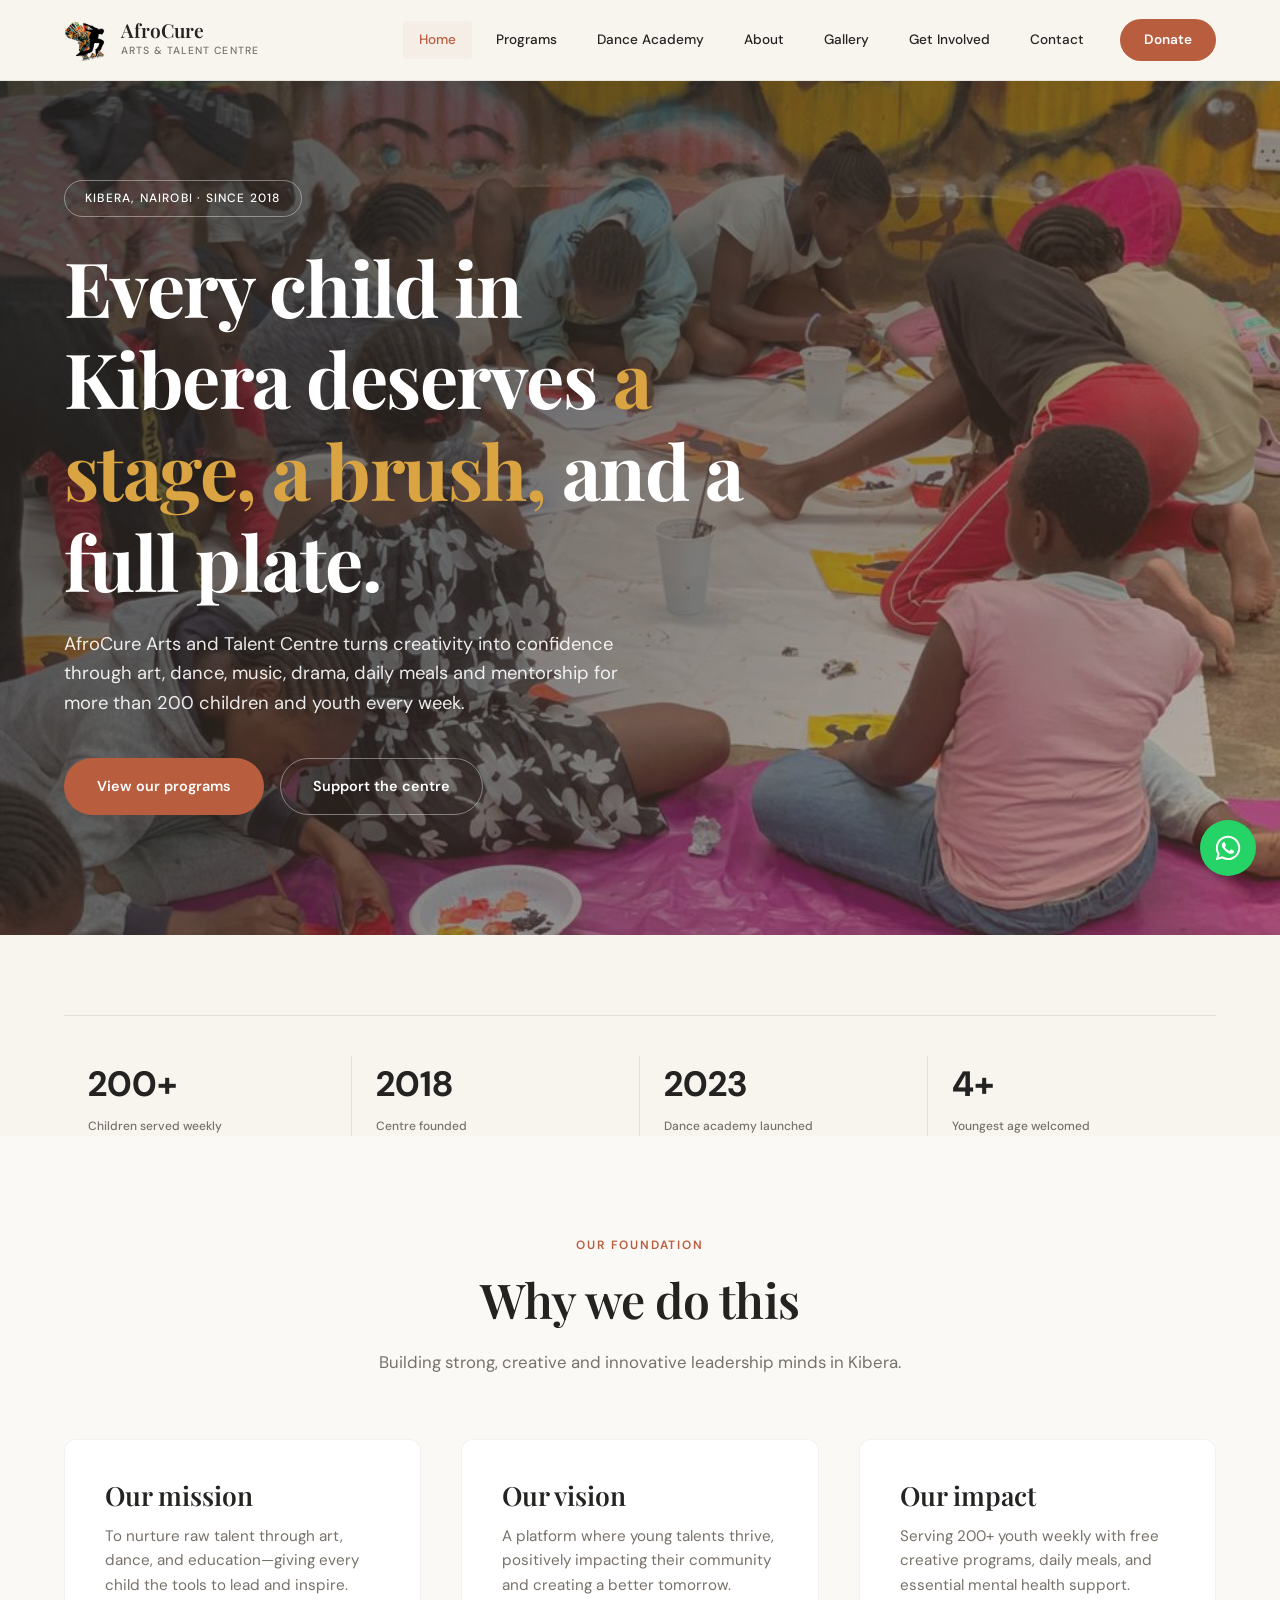
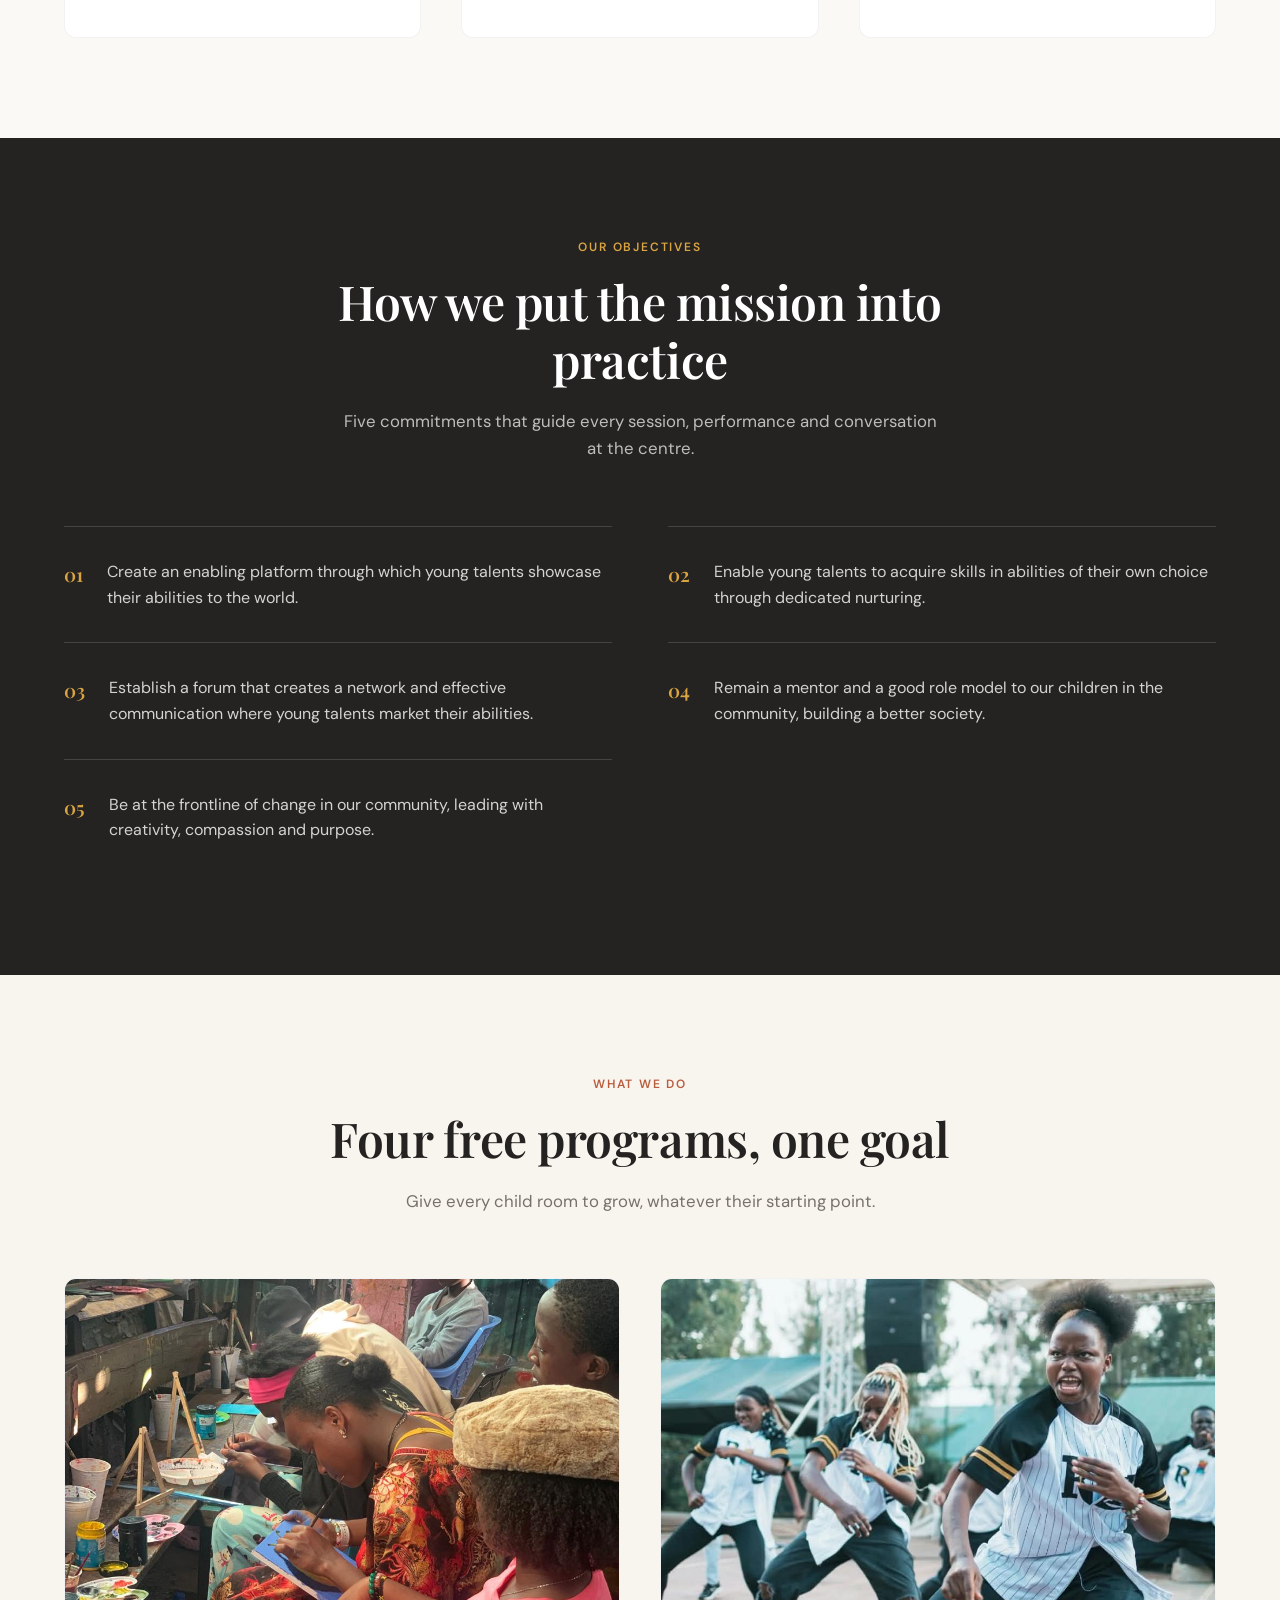
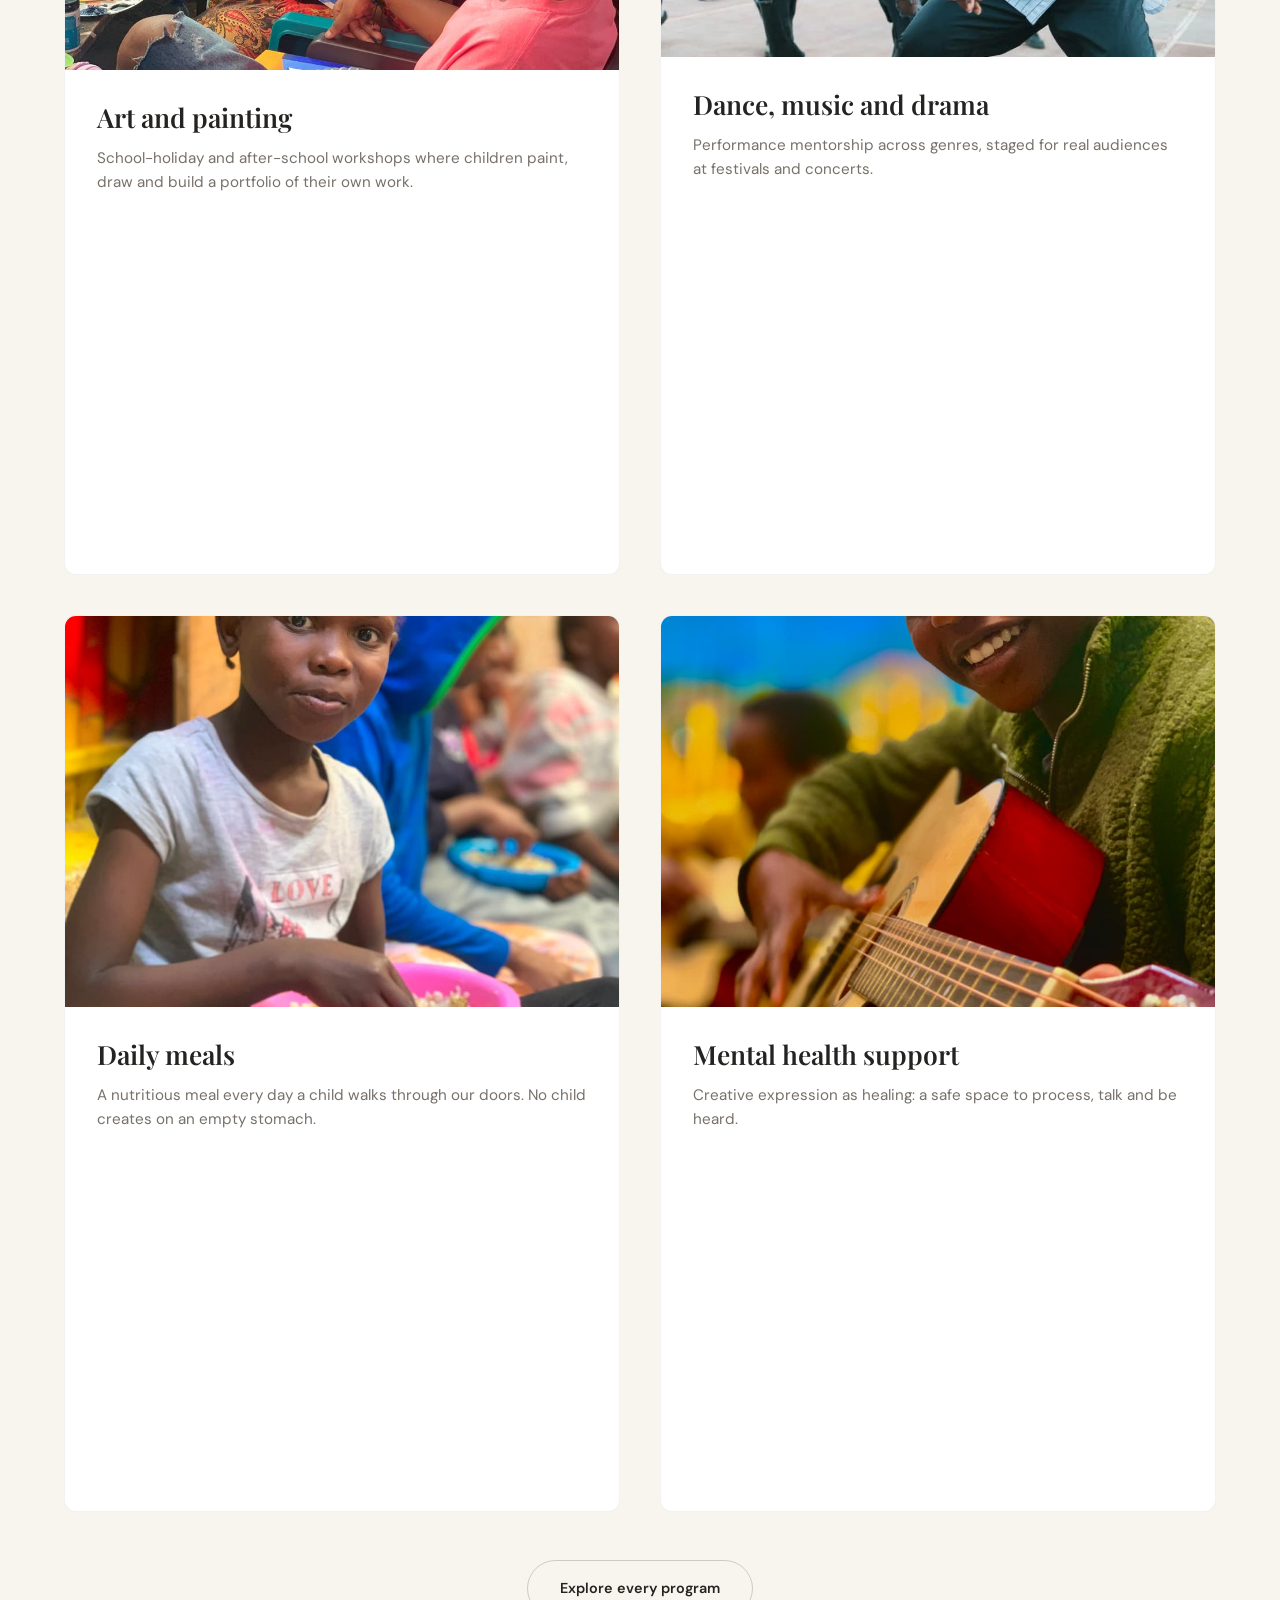
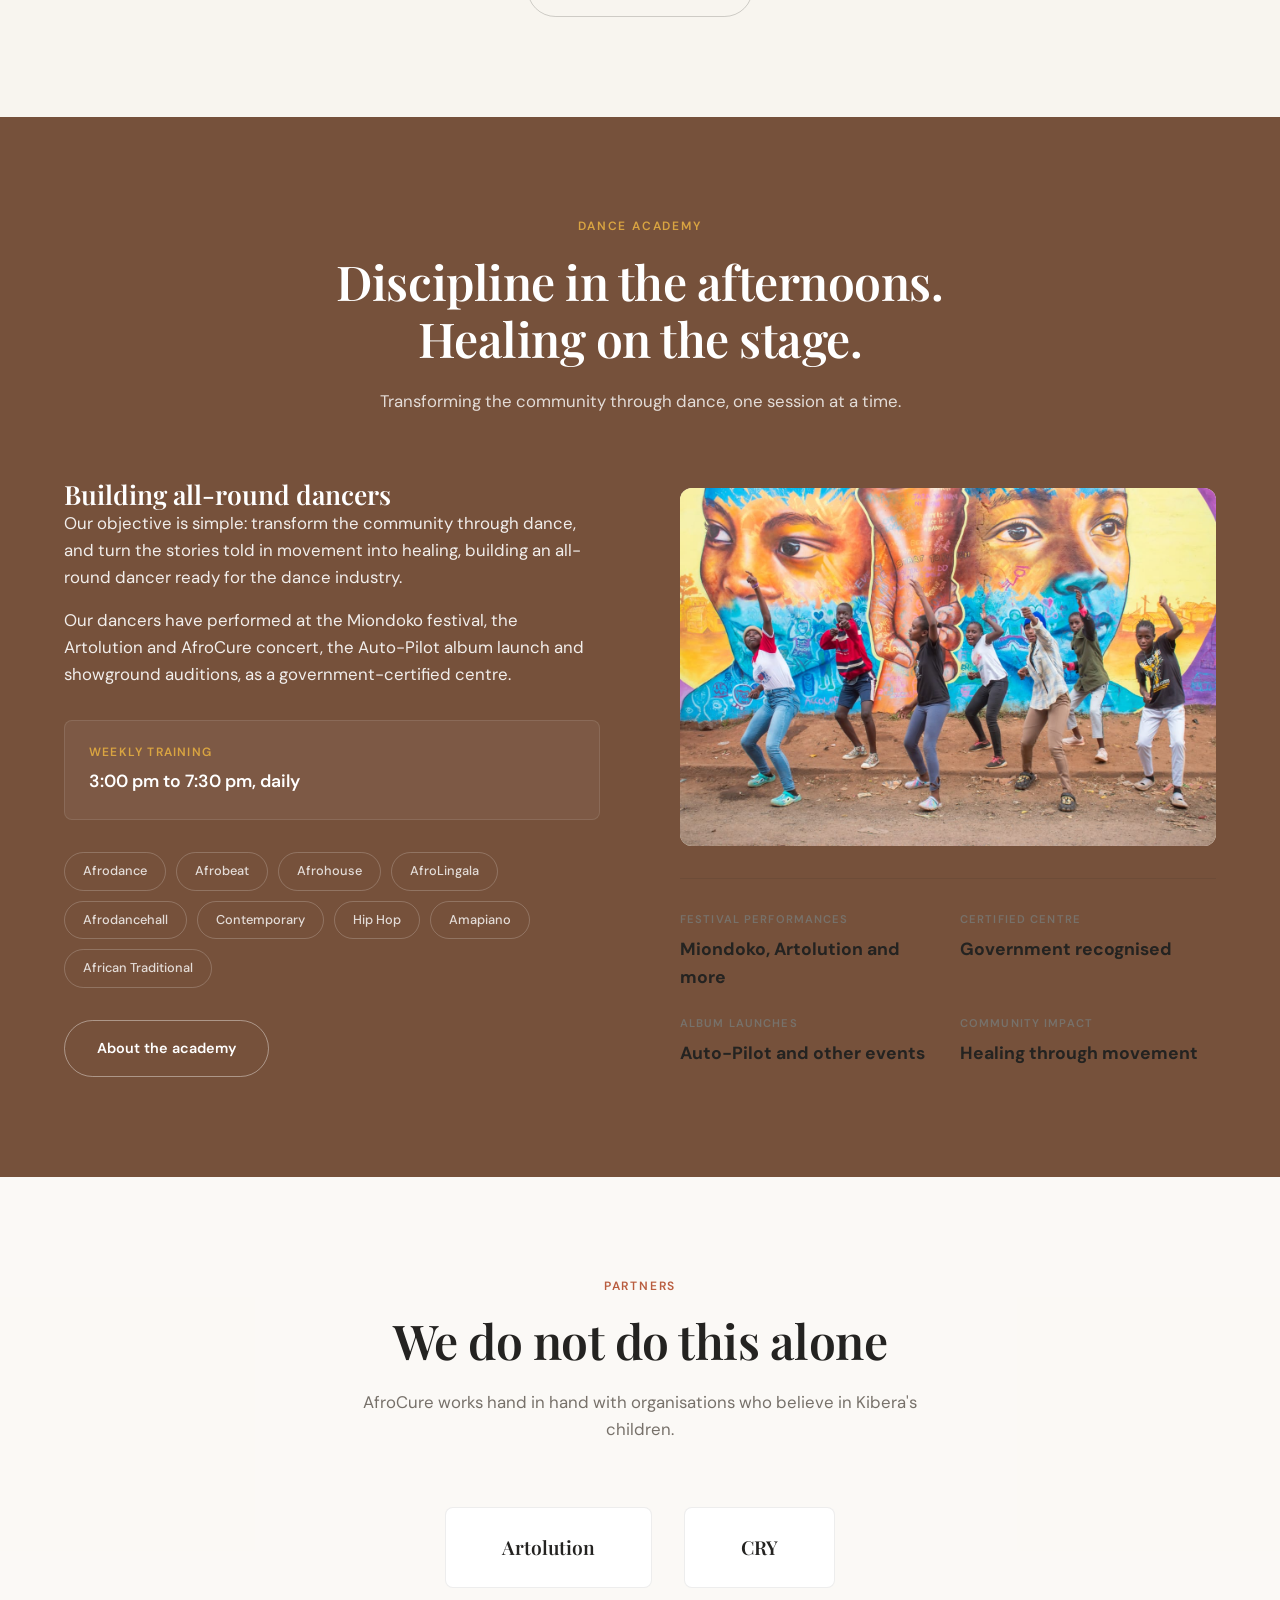
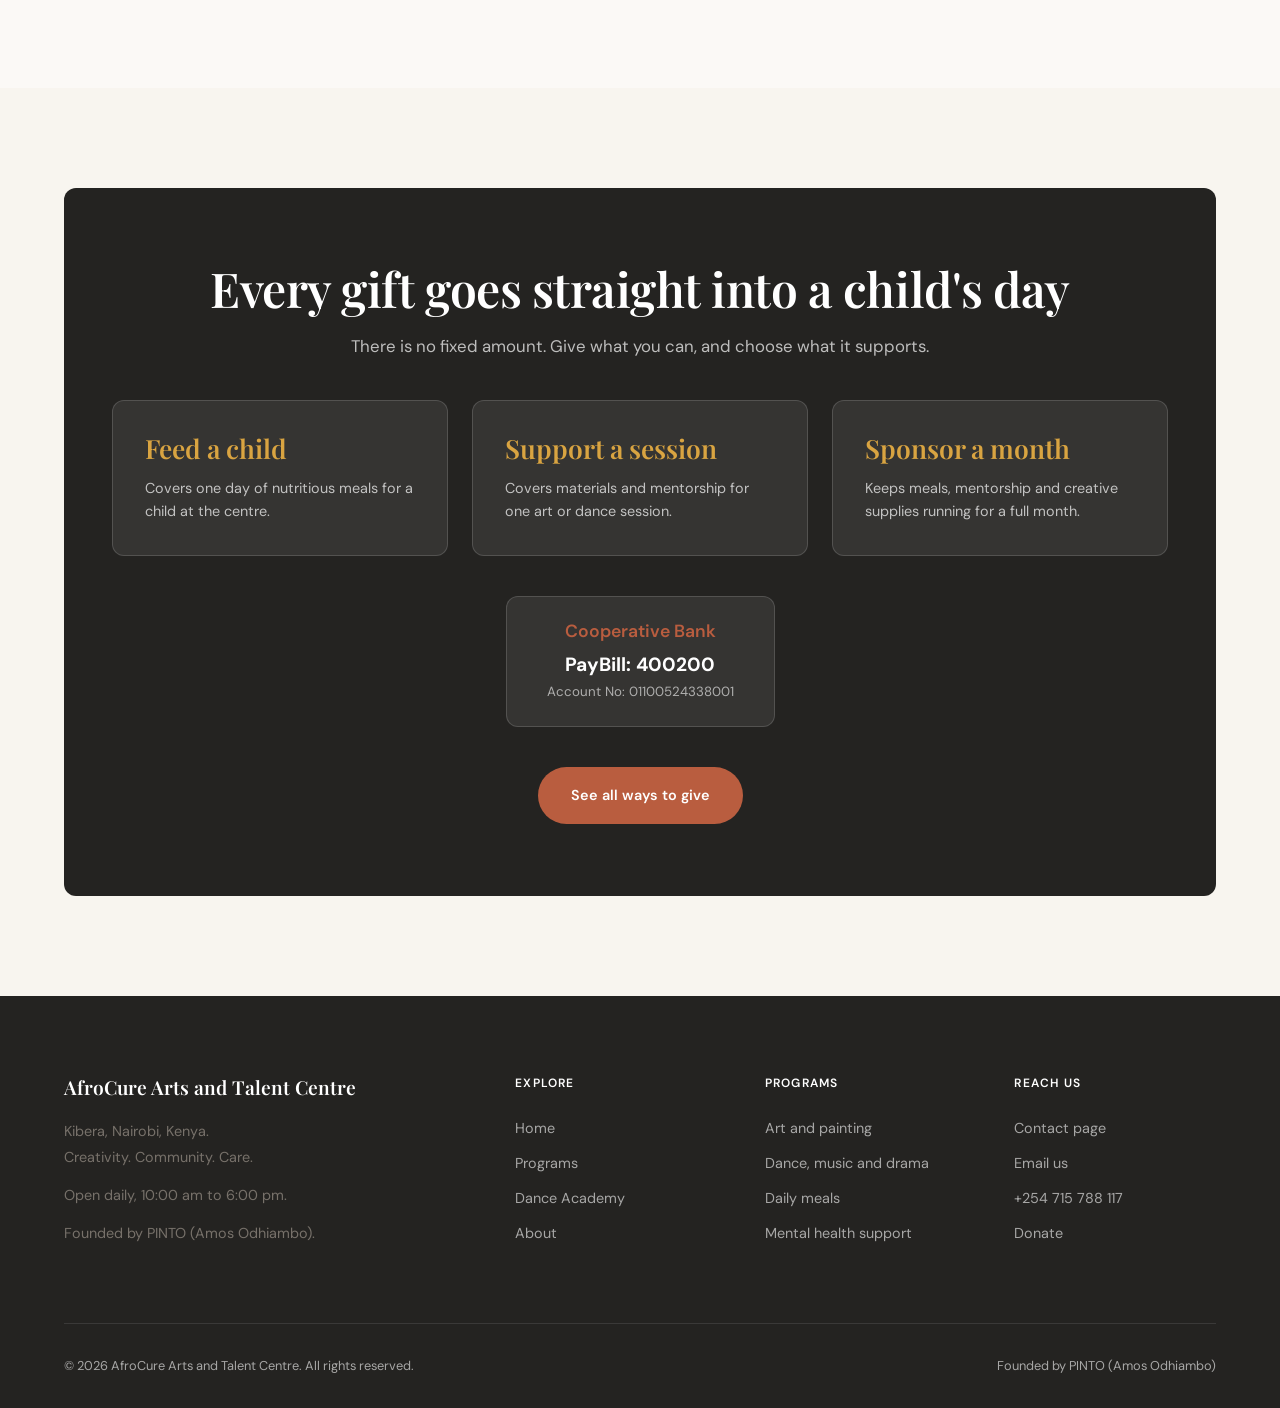
<file: index.html>
<!DOCTYPE html>
<html lang="en">
<head>
<meta charset="UTF-8">
<meta name="viewport" content="width=device-width, initial-scale=1.0">
<title>AfroCure Arts and Talent Centre — Creativity. Community. Care.</title>
<meta name="description" content="AfroCure Arts and Talent Centre turns creativity into confidence through art, dance, music, drama, daily meals and mentorship for 200+ children and youth in Kibera, Nairobi.">
<meta name="theme-color" content="#F8F5EF">
<link rel="icon" href="data:image/svg+xml,%3Csvg xmlns='http://www.w3.org/2000/svg' viewBox='0 0 64 64'%3E%3Crect width='64' height='64' rx='14' fill='%23B95D3F'/%3E%3Ccircle cx='32' cy='26' r='12' fill='%23D9A441'/%3E%3Cpath d='M18 46 Q32 36 46 46' fill='none' stroke='%23F8F5EF' stroke-width='6' stroke-linecap='round'/%3E%3C/svg%3E">
<script>document.documentElement.classList.add('js');</script>
<link rel="stylesheet" href="styles.css">
</head>
<body>

<!-- ================= NAVIGATION ================= -->
<header class="site-nav" id="siteNav">
  <div class="nav-inner">
    <a class="brand" href="index.html" aria-label="AfroCure — home">
      <img src="img/logo.png" alt="AfroCure Arts and Talent Centre Logo" style="height: 50px; width: auto; border-radius: var(--radius-sm);">
      
      <span>
        <span class="brand-name">AfroCure</span>
        <span class="brand-sub">Arts &amp; Talent Centre</span>
      </span>
    </a>
    <nav class="nav-links" aria-label="Main navigation">
      <a href="index.html" class="active" aria-current="page">Home</a>
      <a href="programs.html">Programs</a>
      <a href="dance.html">Dance Academy</a>
      <a href="about.html">About</a>
      <a href="gallery.html">Gallery</a>
      <a href="involved.html">Get Involved</a>
      <a href="contact.html">Contact</a>
      <a href="donate.html" class="nav-cta">Donate</a>
    </nav>
    <button class="hamburger" id="navToggle" aria-label="Open menu" aria-expanded="false" aria-controls="mobileNav">
      <span></span><span></span><span></span>
    </button>
  </div>
</header>

<nav class="mobile-nav" id="mobileNav" aria-label="Mobile navigation">
  <a href="index.html" aria-current="page">Home</a>
  <a href="programs.html">Programs</a>
  <a href="dance.html">Dance Academy</a>
  <a href="about.html">About</a>
  <a href="gallery.html">Gallery</a>
  <a href="involved.html">Get Involved</a>
  <a href="contact.html">Contact</a>
  <a href="donate.html" class="nav-cta">Donate</a>
</nav>

<main id="main">

  <!-- ================= HERO ================= -->
  <section class="hero-header" id="home">

    <!-- COVER PHOTO: insert your image path below. It renders as a full-bleed cover
         behind the hero. Until the file exists, the built-in fallback artwork shows. -->
    <div class="hero-bg-image" aria-hidden="true"
         style="--hero-photo: url('img/art1.jpeg');"></div>

    <div class="container hero-content-wrapper">
      <div class="hero-content">
        <span class="hero-badge reveal" style="transition-delay:.05s">Kibera, Nairobi · Since 2018</span>
        <h1 class="reveal" style="transition-delay:.15s">Every child in Kibera deserves <span class="accent">a stage, a brush,</span> and a full plate.</h1>
        <p class="hero-lead reveal" style="transition-delay:.25s">
          AfroCure Arts and Talent Centre turns creativity into confidence through art, dance, music,
          drama, daily meals and mentorship for more than 200 children and youth every week.
        </p>
        <div class="hero-actions reveal" style="transition-delay:.35s">
          <a href="programs.html" class="btn btn-primary">View our programs</a>
          <a href="donate.html" class="btn btn-ghost">Support the centre</a>
        </div>
      </div>
    </div>
  </section>

  <!-- ================= STATS ================= -->
  <div class="container">
    <div class="hero-stats reveal">
      <div class="hero-stat">
        <div class="hero-stat-num">200+</div>
        <div class="hero-stat-label">Children served weekly</div>
      </div>
      <div class="hero-stat">
        <div class="hero-stat-num">2018</div>
        <div class="hero-stat-label">Centre founded</div>
      </div>
      <div class="hero-stat">
        <div class="hero-stat-num">2023</div>
        <div class="hero-stat-label">Dance academy launched</div>
      </div>
      <div class="hero-stat">
        <div class="hero-stat-num">4+</div>
        <div class="hero-stat-label">Youngest age welcomed</div>
      </div>
    </div>
  </div>

  <!-- ================= FOUNDATION ================= -->
  <section class="section section--soft" id="foundation">
    <div class="container">
      <div class="section-head reveal">
        <span class="eyebrow">Our foundation</span>
        <h2 class="section-title">Why we do this</h2>
        <p class="section-desc">Building strong, creative and innovative leadership minds in Kibera.</p>
      </div>
      <div class="grid grid-3">
        <article class="card reveal">
          <h3>Our mission</h3>
          <p>To nurture raw talent through art, dance, and education—giving every child the tools to lead and inspire.</p>
        </article>
        <article class="card reveal">
          <h3>Our vision</h3>
          <p>A platform where young talents thrive, positively impacting their community and creating a better tomorrow.</p>
        </article>
        <article class="card reveal">
          <h3>Our impact</h3>
          <p>Serving 200+ youth weekly with free creative programs, daily meals, and essential mental health support.</p>
        </article>
      </div>
    </div>
  </section>

  <!-- ================= OBJECTIVES ================= -->
  <section class="section section--dark" id="objectives">
    <div class="container">
      <div class="section-head reveal">
        <span class="eyebrow">Our objectives</span>
        <h2 class="section-title">How we put the mission into practice</h2>
        <p class="section-desc">Five commitments that guide every session, performance and conversation at the centre.</p>
      </div>
      <div class="objective-list">
        <div class="objective reveal" style="transition-delay:.0s">
          <span class="objective-num">01</span>
          <p>Create an enabling platform through which young talents showcase their abilities to the world.</p>
        </div>
        <div class="objective reveal" style="transition-delay:.06s">
          <span class="objective-num">02</span>
          <p>Enable young talents to acquire skills in abilities of their own choice through dedicated nurturing.</p>
        </div>
        <div class="objective reveal" style="transition-delay:.12s">
          <span class="objective-num">03</span>
          <p>Establish a forum that creates a network and effective communication where young talents market their abilities.</p>
        </div>
        <div class="objective reveal" style="transition-delay:.18s">
          <span class="objective-num">04</span>
          <p>Remain a mentor and a good role model to our children in the community, building a better society.</p>
        </div>
        <div class="objective reveal" style="transition-delay:.24s">
          <span class="objective-num">05</span>
          <p>Be at the frontline of change in our community, leading with creativity, compassion and purpose.</p>
        </div>
      </div>
    </div>
  </section>

  <!-- ================= PROGRAMS ================= -->
  <section class="section" id="programs">
    <div class="container">
      <div class="section-head reveal">
        <span class="eyebrow">What we do</span>
        <h2 class="section-title">Four free programs, one goal</h2>
        <p class="section-desc">Give every child room to grow, whatever their starting point.</p>
      </div>
      <div class="grid grid-2">

        <article class="program-card reveal">
          <div class="program-media">
            <!-- Swap src with your own photo, e.g. img/art.jpg -->
            <img width="800" height="600" loading="lazy" alt="Illustration of an easel, canvas and paint palette"
                 src="img/art2.jpeg">
          </div>
          <div class="program-body">
            <h3>Art and painting</h3>
            <p>School-holiday and after-school workshops where children paint, draw and build a portfolio of their own work.</p>
          </div>
        </article>

        <article class="program-card reveal">
          <div class="program-media">
            <!-- Swap src with your own photo, e.g. img/dance.jpg -->
            <img width="800" height="600" loading="lazy" alt="Illustration of a dancer leaping inside a golden circle"
                 src="img/dance.jpeg">
          </div>
          <div class="program-body">
            <h3>Dance, music and drama</h3>
            <p>Performance mentorship across genres, staged for real audiences at festivals and concerts.</p>
          </div>
        </article>

        <article class="program-card reveal">
          <div class="program-media">
            <!-- Swap src with your own photo, e.g. img/meals.jpg -->
            <img width="800" height="600" loading="lazy" alt="Illustration of a steaming bowl of food"
                 src="img/777.jpeg">
          </div>
          <div class="program-body">
            <h3>Daily meals</h3>
            <p>A nutritious meal every day a child walks through our doors. No child creates on an empty stomach.</p>
          </div>
        </article>

        <article class="program-card reveal">
          <div class="program-media">
            <!-- Swap src with your own photo, e.g. img/mental-health.jpg -->
            <img width="800" height="600" loading="lazy" alt="Illustration of a heart held in a calm circle with leaves"
                 src="img/guita.jpeg">
          </div>
          <div class="program-body">
            <h3>Mental health support</h3>
            <p>Creative expression as healing: a safe space to process, talk and be heard.</p>
          </div>
        </article>

      </div>
      <div class="reveal" style="text-align:center; margin-top:48px;">
        <a href="programs.html" class="btn btn-outline">Explore every program</a>
      </div>
    </div>
  </section>

  <!-- ================= DANCE ACADEMY ================= -->
  <section class="section section--dark stats-widget-dark" id="dance">
    <div class="container">
      <div class="section-head reveal">
        <span class="eyebrow">Dance academy</span>
        <h2 class="section-title">Discipline in the afternoons. Healing on the stage.</h2>
        <p class="section-desc">Transforming the community through dance, one session at a time.</p>
      </div>
      <div class="split">
        <div class="reveal">
          <h3>Building all-round dancers</h3>
          <p>
            Our objective is simple: transform the community through dance, and turn the stories told
            in movement into healing, building an all-round dancer ready for the dance industry.
          </p>
          <p>
            Our dancers have performed at the Miondoko festival, the Artolution and AfroCure concert,
            the Auto-Pilot album launch and showground auditions, as a government-certified centre.
          </p>
          <div class="schedule-box">
            <h4>Weekly training</h4>
            <p>3:00 pm to 7:30 pm, daily</p>
          </div>
          <div class="tag-row">
            <span class="tag">Afrodance</span>
            <span class="tag">Afrobeat</span>
            <span class="tag">Afrohouse</span>
            <span class="tag">AfroLingala</span>
            <span class="tag">Afrodancehall</span>
            <span class="tag">Contemporary</span>
            <span class="tag">Hip Hop</span>
            <span class="tag">Amapiano</span>
            <span class="tag">African Traditional</span>
          </div>
          <div style="margin-top:32px;">
            <a href="dance.html" class="btn btn-ghost">About the academy</a>
          </div>
        </div>
        <div class="reveal" style="transition-delay:.15s">
          <div class="media-block">
            <!-- Swap src with your own photo, e.g. img/dance-stage.jpg -->
            <img width="800" height="600" loading="lazy" alt="Illustration of a dancer under stage spotlights"
                 src="img/background2.jpeg">
          </div>
          <div class="fact-grid">
            <div>
              <span class="fact-label">Festival performances</span>
              <span class="fact-value">Miondoko, Artolution and more</span>
            </div>
            <div>
              <span class="fact-label">Certified centre</span>
              <span class="fact-value">Government recognised</span>
            </div>
            <div>
              <span class="fact-label">Album launches</span>
              <span class="fact-value">Auto-Pilot and other events</span>
            </div>
            <div>
              <span class="fact-label">Community impact</span>
              <span class="fact-value">Healing through movement</span>
            </div>
          </div>
        </div>
      </div>
    </div>
  </section>

  <!-- ================= PARTNERS ================= -->
  <section class="section section--soft" id="partners">
    <div class="container">
      <div class="section-head reveal">
        <span class="eyebrow">Partners</span>
        <h2 class="section-title">We do not do this alone</h2>
        <p class="section-desc">AfroCure works hand in hand with organisations who believe in Kibera's children.</p>
      </div>
      <div class="partner-row reveal">
        <div class="partner">Artolution</div>
        <div class="partner">CRY</div>
      </div>
    </div>
  </section>

  <!-- ================= DONATE ================= -->
  <section class="section" id="donate">
    <div class="container">
      <div class="cta-panel reveal">
        <h2>Every gift goes straight into a child's day</h2>
        <p>There is no fixed amount. Give what you can, and choose what it supports.</p>
        <div class="tier-grid">
          <div class="tier">
            <h3>Feed a child</h3>
            <p>Covers one day of nutritious meals for a child at the centre.</p>
          </div>
          <div class="tier">
            <h3>Support a session</h3>
            <p>Covers materials and mentorship for one art or dance session.</p>
          </div>
          <div class="tier">
            <h3>Sponsor a month</h3>
            <p>Keeps meals, mentorship and creative supplies running for a full month.</p>
          </div>
        </div>
        <div class="method-row">
          <div class="method">
            <h4>Cooperative Bank</h4>
            <p>PayBill: 400200</p>
            <small>Account No: 01100524338001</small>
          </div>
        </div>
        <a href="donate.html" class="btn btn-primary">See all ways to give</a>
      </div>
    </div>
  </section>

</main>

<!-- ================= FOOTER ================= -->
<footer class="site-footer">
  <div class="container">
    <div class="footer-grid">
      <div class="footer-brand">
        <h3>AfroCure Arts and Talent Centre</h3>
        <p>Kibera, Nairobi, Kenya.<br>Creativity. Community. Care.</p>
        <p>Open daily, 10:00 am to 6:00 pm.</p>
        <p>Founded by PINTO (Amos Odhiambo).</p>
      </div>
      <div class="footer-col">
        <h4>Explore</h4>
        <a href="index.html">Home</a>
        <a href="programs.html">Programs</a>
        <a href="dance.html">Dance Academy</a>
        <a href="about.html">About</a>
      </div>
      <div class="footer-col">
        <h4>Programs</h4>
        <a href="programs.html">Art and painting</a>
        <a href="programs.html">Dance, music and drama</a>
        <a href="programs.html">Daily meals</a>
        <a href="programs.html">Mental health support</a>
      </div>
      <div class="footer-col">
        <h4>Reach us</h4>
        <a href="contact.html">Contact page</a>
        <a href="mailto:afrocureartsandtalentcentre@gmail.com">Email us</a>
        <a href="tel:+254715788117">+254 715 788 117</a>
        <a href="donate.html">Donate</a>
      </div>
    </div>
    <div class="footer-bottom">
      <span>© 2026 AfroCure Arts and Talent Centre. All rights reserved.</span>
      <span>Founded by PINTO (Amos Odhiambo)</span>
    </div>
  </div>
</footer>

<!-- ================= FLOATING UI ================= -->
<button class="to-top" id="toTop" aria-label="Back to top">
  <svg viewBox="0 0 24 24" fill="none" stroke="currentColor" stroke-width="2.5" stroke-linecap="round" stroke-linejoin="round" aria-hidden="true"><path d="M12 19V5M5 12l7-7 7 7"/></svg>
</button>
<a class="whatsapp-float" href="https://wa.me/254715788117?text=Hello%20AfroCure%21" target="_blank" rel="noopener" aria-label="Chat with us on WhatsApp">
  <svg viewBox="0 0 448 512" fill="currentColor" aria-hidden="true"><path d="M380.9 97.1C339 55.1 283.2 32 223.9 32c-122.4 0-222 99.6-222 222 0 39.1 10.2 77.3 29.6 111L0 480l117.7-30.9c32.4 17.7 68.9 27 106.1 27h.1c122.3 0 224.1-99.6 224.1-222 0-59.3-25.2-115-67.1-157zm-157 341.6c-33.2 0-65.7-8.9-94-25.7l-6.7-4-69.8 18.3L72 359.2l-4.4-7c-18.5-29.4-28.2-63.3-28.2-98.2 0-101.7 82.8-184.5 184.6-184.5 49.3 0 95.6 19.2 130.4 54.1 34.8 34.9 56.2 81.2 56.1 130.5 0 101.8-84.9 184.6-186.6 184.6zm101.2-138.2c-5.5-2.8-32.8-16.2-37.9-18-5.1-1.9-8.8-2.8-12.5 2.8-3.7 5.6-14.3 18-17.6 21.8-3.2 3.7-6.5 4.2-12 1.4-32.6-16.3-54-29.1-75.5-66-5.7-9.8 5.7-9.1 16.3-30.3 1.8-3.7.9-6.9-.5-9.7-1.4-2.8-12.5-30.1-17.1-41.2-4.5-10.8-9.1-9.3-12.5-9.5-3.2-.2-6.9-.2-10.6-.2-3.7 0-9.7 1.4-14.8 6.9-5.1 5.6-19.4 19-19.4 46.3 0 27.3 19.9 53.7 22.6 57.4 2.8 3.7 39.1 59.7 94.8 83.8 35.2 15.2 49 16.5 66.6 13.9 10.7-1.6 32.8-13.4 37.4-26.4 4.6-13 4.6-24.1 3.2-26.4-1.3-2.5-5-3.9-10.5-6.6z"/></svg>
</a>

<script>
(function () {
  var nav = document.getElementById('siteNav');
  var burger = document.getElementById('navToggle');
  var mobile = document.getElementById('mobileNav');
  var toTop = document.getElementById('toTop');
  var reduce = window.matchMedia('(prefers-reduced-motion: reduce)');

  function onScroll() {
    var y = window.scrollY || window.pageYOffset;
    nav.classList.toggle('scrolled', y > 10);
    toTop.classList.toggle('visible', y > 600);
  }
  window.addEventListener('scroll', onScroll, { passive: true });
  onScroll();

  function setMenu(open) {
    mobile.classList.toggle('open', open);
    burger.classList.toggle('active', open);
    burger.setAttribute('aria-expanded', String(open));
    burger.setAttribute('aria-label', open ? 'Close menu' : 'Open menu');
    document.body.style.overflow = open ? 'hidden' : '';
  }
  burger.addEventListener('click', function () {
    setMenu(!mobile.classList.contains('open'));
  });
  mobile.querySelectorAll('a').forEach(function (a) {
    a.addEventListener('click', function () { setMenu(false); });
  });
  document.addEventListener('keydown', function (e) {
    if (e.key === 'Escape' && mobile.classList.contains('open')) setMenu(false);
  });

  toTop.addEventListener('click', function () {
    window.scrollTo({ top: 0, behavior: reduce.matches ? 'auto' : 'smooth' });
  });

  var revealEls = document.querySelectorAll('.reveal');
  if ('IntersectionObserver' in window) {
    var io = new IntersectionObserver(function (entries) {
      entries.forEach(function (entry) {
        if (entry.isIntersecting) {
          entry.target.classList.add('visible');
          io.unobserve(entry.target);
        }
      });
    }, { threshold: 0.15, rootMargin: '0px 0px -40px 0px' });
    revealEls.forEach(function (el) { io.observe(el); });
  } else {
    revealEls.forEach(function (el) { el.classList.add('visible'); });
  }
})();
</script>

</body>
</html>
</file>
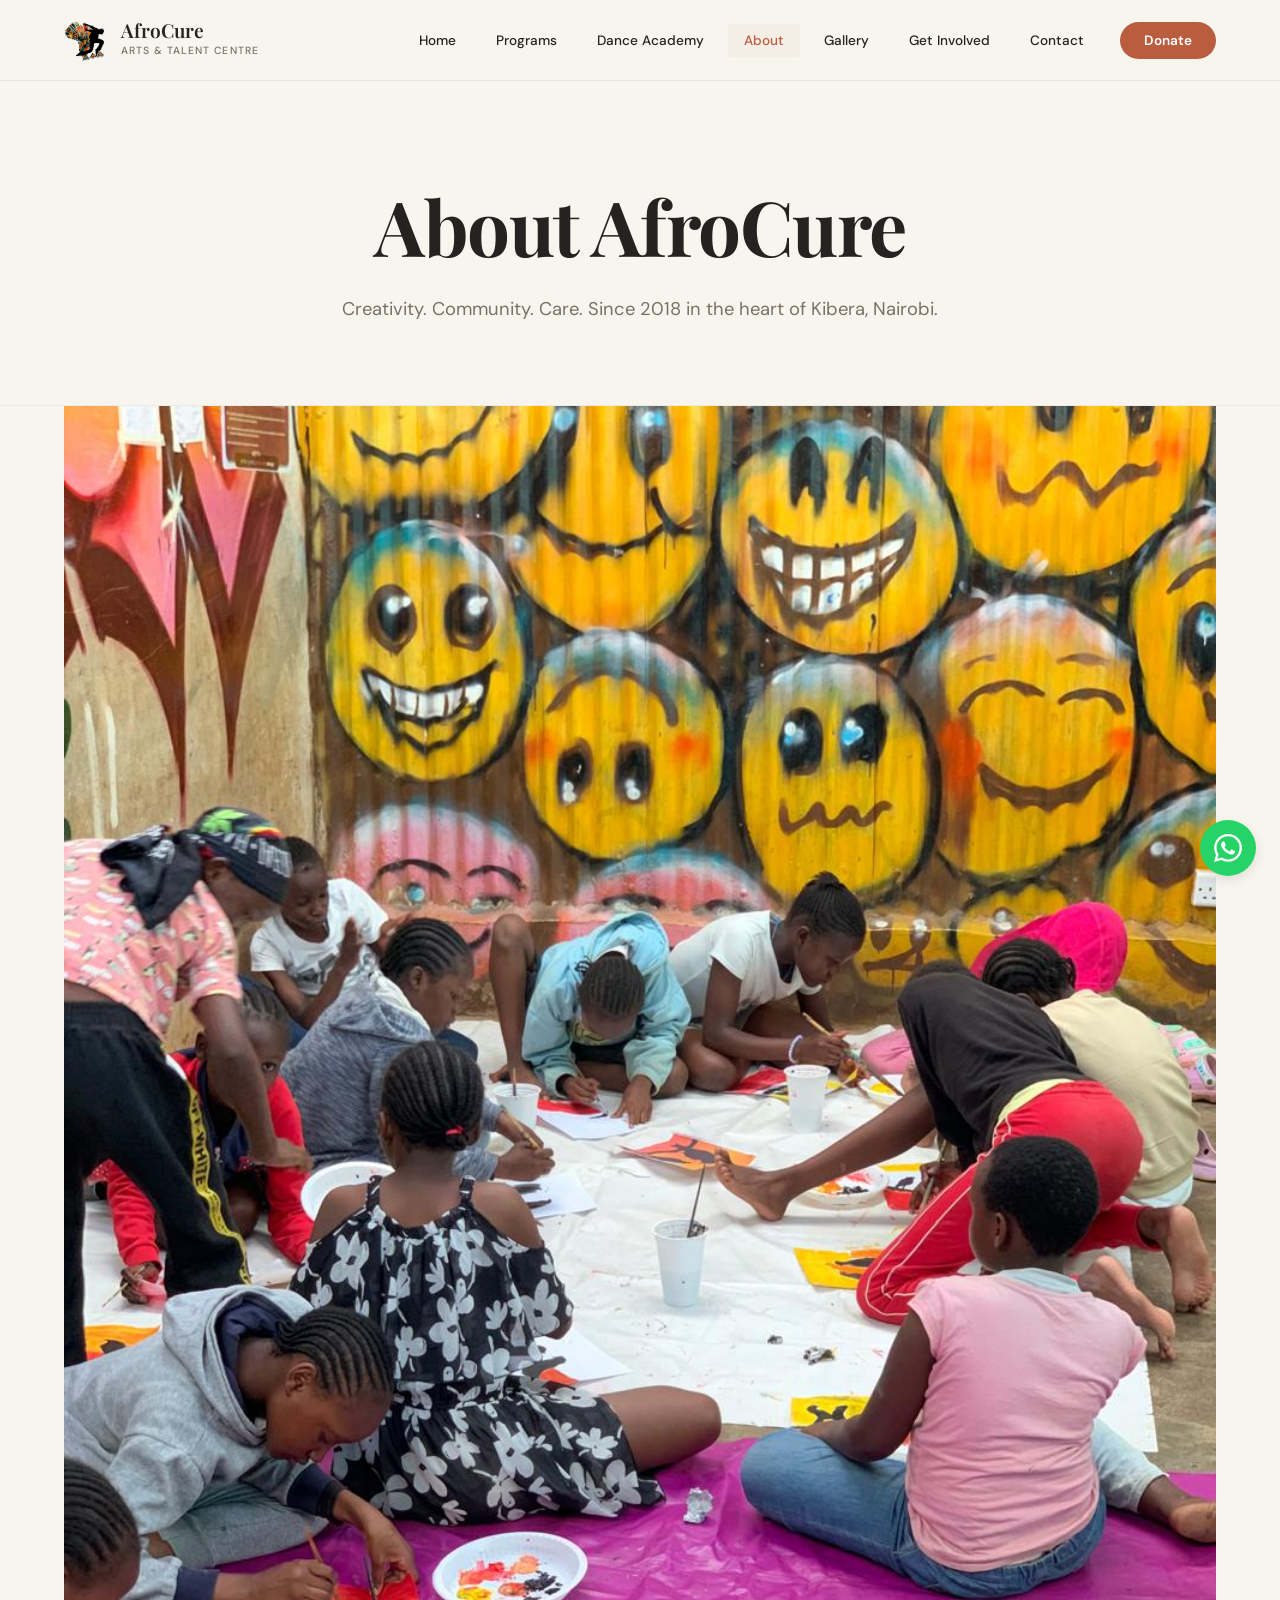
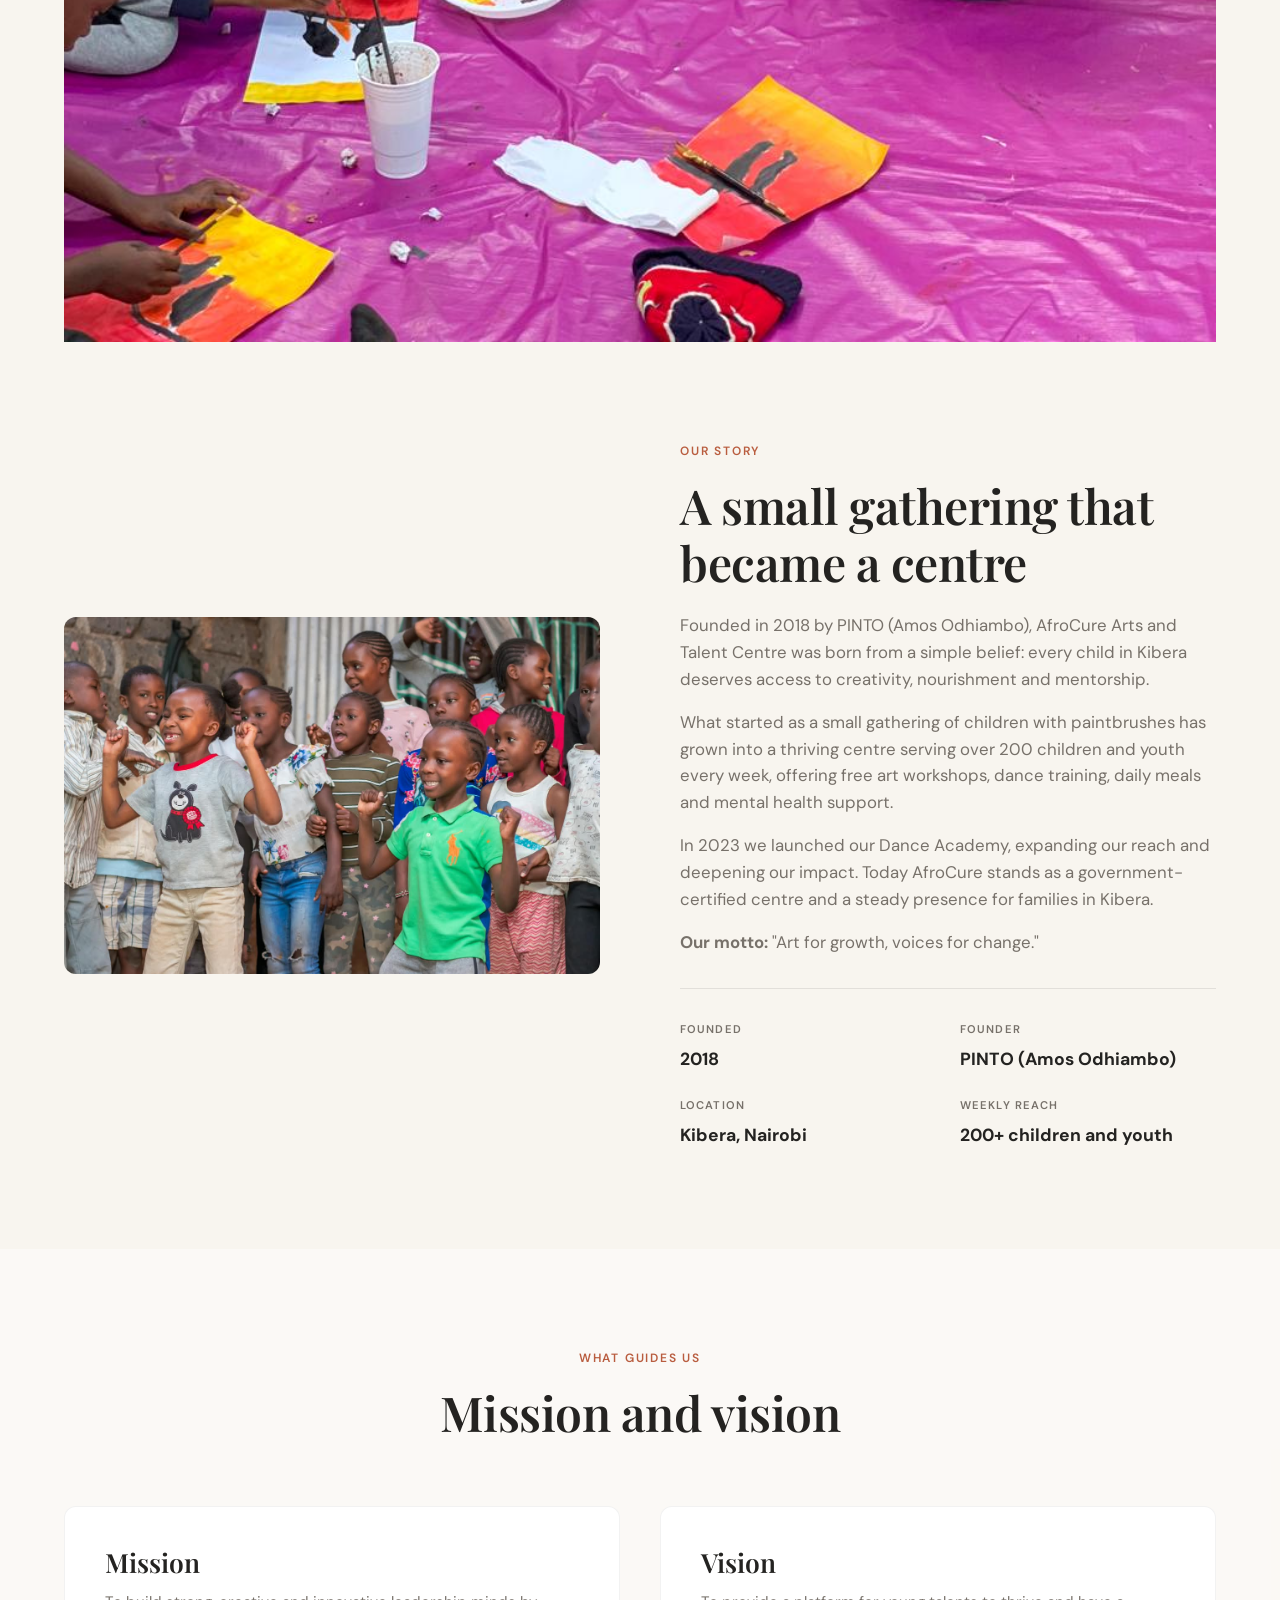
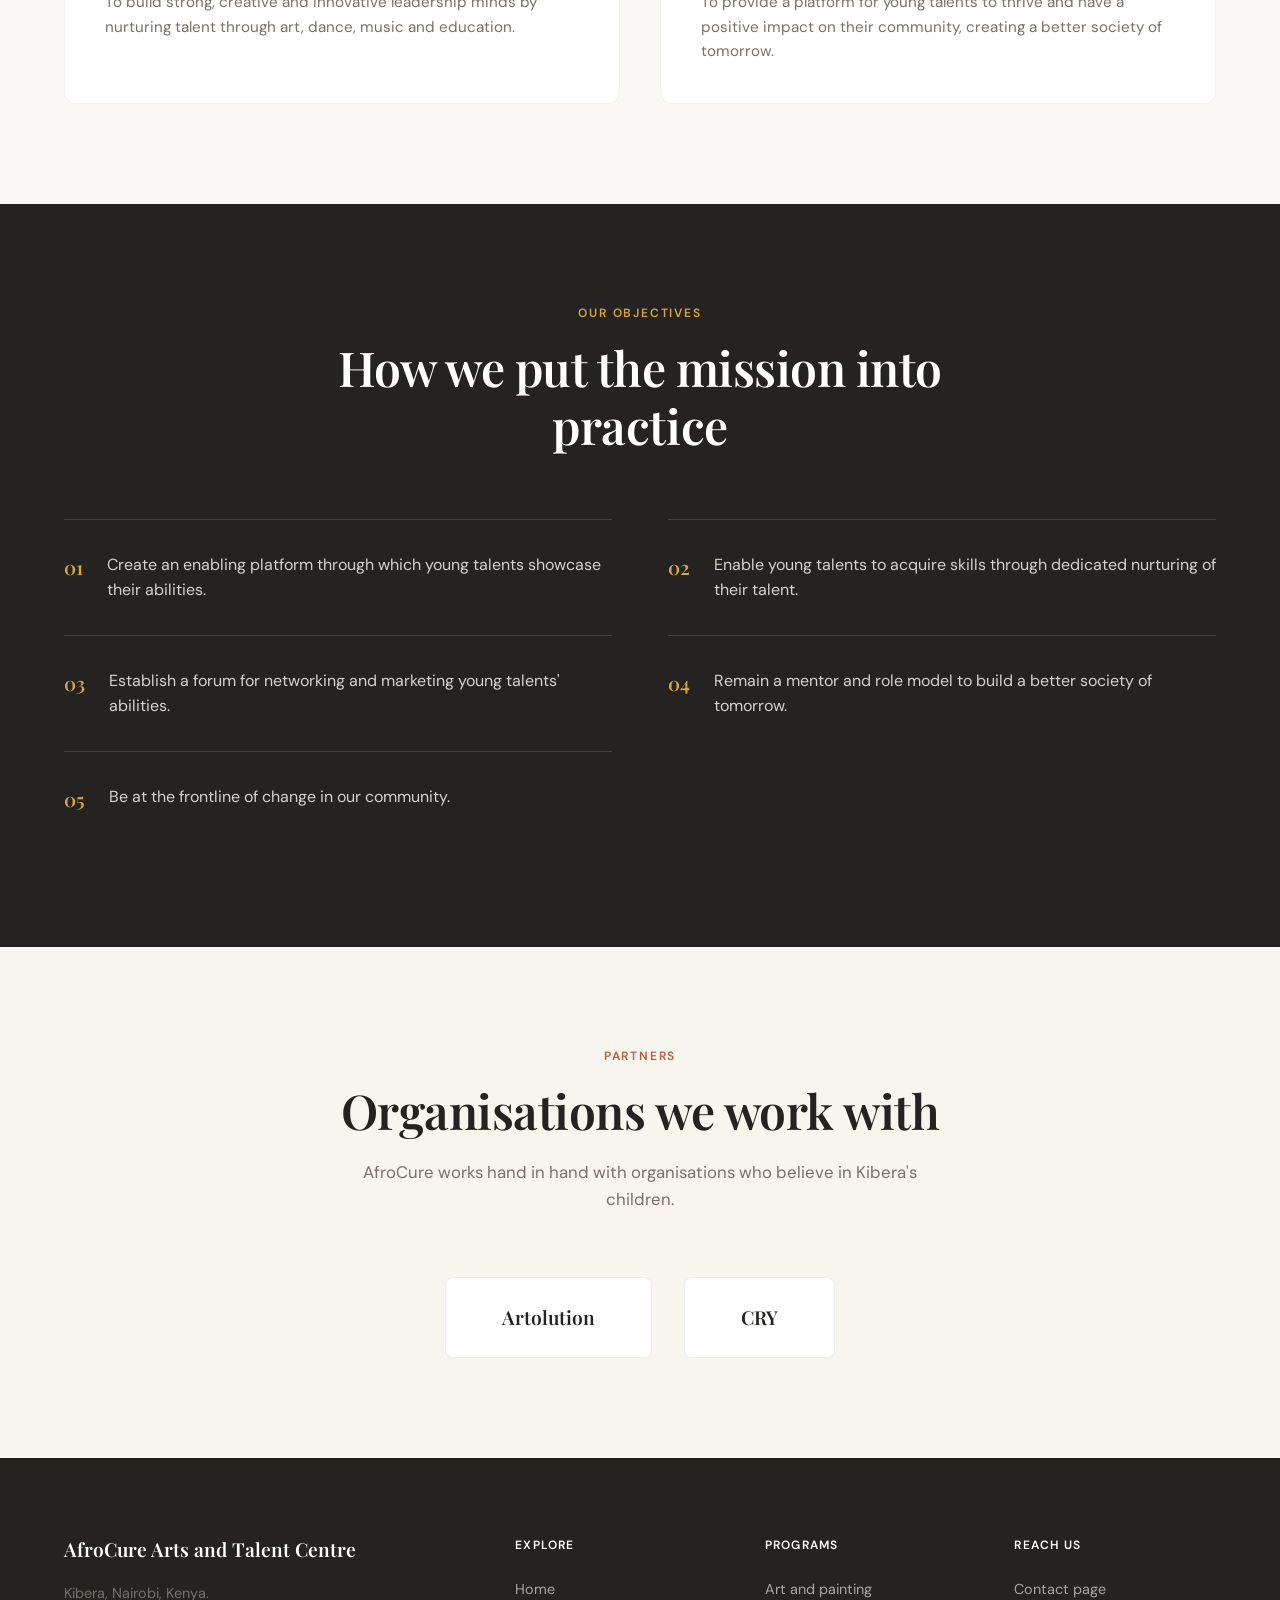
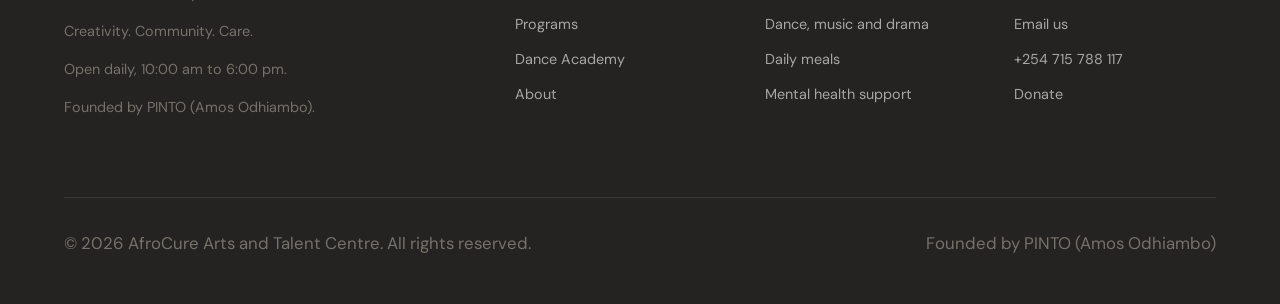
<file: about.html>
<!DOCTYPE html>
<html lang="en">
<head>
  <meta charset="UTF-8">
  <meta name="viewport" content="width=device-width, initial-scale=1">
  <title>About — AfroCure Arts and Talent Centre</title>
  <meta name="description" content="Founded in 2018 by PINTO (Amos Odhiambo), AfroCure Arts and Talent Centre serves over 200 children and youth weekly in Kibera, Nairobi.">
  <link rel="preconnect" href="https://fonts.googleapis.com">
  <link rel="preconnect" href="https://fonts.gstatic.com" crossorigin>
  <link href="https://fonts.googleapis.com/css2?family=Montserrat:wght@400;500;600;700;800&display=swap" rel="stylesheet">
  <link rel="stylesheet" href="styles.css">
  <script>document.documentElement.classList.add('js');</script>
</head>
<body>

  <header class="site-nav" id="siteNav">
    <div class="nav-inner">
      <a class="brand" href="index.html">
        <img src="img/logo.png" alt="AfroCure Arts and Talent Centre Logo" style="height: 50px; width: auto; border-radius: var(--radius-sm);">
        <span>
          <span class="brand-name">AfroCure</span>
          <span class="brand-sub">Arts &amp; Talent Centre</span>
        </span>
      </a>

      <nav aria-label="Primary">
        <ul class="nav-links">
          <li><a href="index.html">Home</a></li>
          <li><a href="programs.html">Programs</a></li>
          <li><a href="dance.html">Dance Academy</a></li>
          <li><a href="about.html" class="active">About</a></li>
          <li><a href="gallery.html">Gallery</a></li>
          <li><a href="involved.html">Get Involved</a></li>
          <li><a href="contact.html">Contact</a></li>
          <li><a href="donate.html" class="nav-cta">Donate</a></li>
        </ul>
      </nav>

      <button class="hamburger" id="hamburger" aria-label="Open menu" aria-expanded="false" aria-controls="mobileNav">
        <span></span><span></span><span></span>
      </button>
    </div>
  </header>

  <div class="mobile-nav" id="mobileNav">
    <a href="index.html">Home</a>
    <a href="programs.html">Programs</a>
    <a href="dance.html">Dance Academy</a>
    <a href="about.html">About</a>
    <a href="gallery.html">Gallery</a>
    <a href="involved.html">Get Involved</a>
    <a href="contact.html">Contact</a>
    <a href="donate.html" class="nav-cta">Donate</a>
  </div>

  <section class="page-hero">
    <div class="container">
      <h1>About AfroCure</h1>
      <p>Creativity. Community. Care. Since 2018 in the heart of Kibera, Nairobi.</p>
    </div>
  </section>

 
  <section class="page-banner">
    <div class="container">
      <img src="img/art1.jpeg" alt="AfroCure Arts and Talent Centre community in Kibera" loading="lazy" width="1600" height="700">
    </div>
  </section>

  <!-- ================= STORY ================= -->
  <section class="section">
    <div class="container">
      <div class="split">
        <div class="reveal">
          
          <div class="media-block">
            <img src="img/787.jpeg" alt="AfroCure centre in Kibera, Nairobi" loading="lazy" width="900" height="675">
          </div>
        </div>

        <div class="reveal">
          <p class="eyebrow">Our story</p>
          <h2 class="section-title">A small gathering that became a centre</h2>
          <p>
            Founded in 2018 by PINTO (Amos Odhiambo), AfroCure Arts and Talent Centre was born from a simple
            belief: every child in Kibera deserves access to creativity, nourishment and mentorship.
          </p>
          <p>
            What started as a small gathering of children with paintbrushes has grown into a thriving centre
            serving over 200 children and youth every week, offering free art workshops, dance training,
            daily meals and mental health support.
          </p>
          <p>
            In 2023 we launched our Dance Academy, expanding our reach and deepening our impact. Today
            AfroCure stands as a government-certified centre and a steady presence for families in Kibera.
          </p>
          <p><strong>Our motto:</strong> "Art for growth, voices for change."</p>

          <div class="fact-grid">
            <div class="fact">
              <span class="fact-label">Founded</span>
              <span class="fact-value">2018</span>
            </div>
            <div class="fact">
              <span class="fact-label">Founder</span>
              <span class="fact-value">PINTO (Amos Odhiambo)</span>
            </div>
            <div class="fact">
              <span class="fact-label">Location</span>
              <span class="fact-value">Kibera, Nairobi</span>
            </div>
            <div class="fact">
              <span class="fact-label">Weekly reach</span>
              <span class="fact-value">200+ children and youth</span>
            </div>
          </div>
        </div>
      </div>
    </div>
  </section>

  <!-- ================= MISSION / VISION ================= -->
  <section class="section section--soft">
    <div class="container">
      <div class="section-head reveal">
        <p class="eyebrow">What guides us</p>
        <h2 class="section-title">Mission and vision</h2>
      </div>

      <div class="grid grid-2">
        <article class="card reveal">
          <h3>Mission</h3>
          <p>To build strong, creative and innovative leadership minds by nurturing talent through art, dance, music and education.</p>
        </article>
        <article class="card reveal">
          <h3>Vision</h3>
          <p>To provide a platform for young talents to thrive and have a positive impact on their community, creating a better society of tomorrow.</p>
        </article>
      </div>
    </div>
  </section>

  <!-- ================= OBJECTIVES ================= -->
  <section class="section section--dark">
    <div class="container">
      <div class="section-head reveal">
        <p class="eyebrow">Our objectives</p>
        <h2 class="section-title">How we put the mission into practice</h2>
      </div>

      <div class="objective-list">
        <div class="objective reveal">
          <span class="objective-num">01</span>
          <p>Create an enabling platform through which young talents showcase their abilities.</p>
        </div>
        <div class="objective reveal">
          <span class="objective-num">02</span>
          <p>Enable young talents to acquire skills through dedicated nurturing of their talent.</p>
        </div>
        <div class="objective reveal">
          <span class="objective-num">03</span>
          <p>Establish a forum for networking and marketing young talents' abilities.</p>
        </div>
        <div class="objective reveal">
          <span class="objective-num">04</span>
          <p>Remain a mentor and role model to build a better society of tomorrow.</p>
        </div>
        <div class="objective reveal">
          <span class="objective-num">05</span>
          <p>Be at the frontline of change in our community.</p>
        </div>
      </div>
    </div>
  </section>

  <!-- ================= PARTNERS ================= -->
  <section class="section">
    <div class="container">
      <div class="section-head reveal">
        <p class="eyebrow">Partners</p>
        <h2 class="section-title">Organisations we work with</h2>
        <p class="section-desc">AfroCure works hand in hand with organisations who believe in Kibera's children.</p>
      </div>

      <div class="partner-row reveal">
        <div class="partner">Artolution</div>
        <div class="partner">CRY</div>
      </div>
    </div>
  </section>

  <footer class="site-footer">
    <div class="container">
      <div class="footer-grid">
        <div class="footer-brand">
          <h3>AfroCure Arts and Talent Centre</h3>
          <p>Kibera, Nairobi, Kenya.</p>
          <p>Creativity. Community. Care.</p>
          <p>Open daily, 10:00 am to 6:00 pm.</p>
          <p>Founded by PINTO (Amos Odhiambo).</p>
        </div>

        <div class="footer-col">
          <h4>Explore</h4>
          <a href="index.html">Home</a>
          <a href="programs.html">Programs</a>
          <a href="dance.html">Dance Academy</a>
          <a href="about.html">About</a>
        </div>

        <div class="footer-col">
          <h4>Programs</h4>
          <a href="programs.html">Art and painting</a>
          <a href="programs.html">Dance, music and drama</a>
          <a href="programs.html">Daily meals</a>
          <a href="programs.html">Mental health support</a>
        </div>

        <div class="footer-col">
          <h4>Reach us</h4>
          <a href="contact.html">Contact page</a>
          <a href="mailto:afrocureartsandtalentcentre@gmail.com">Email us</a>
          <a href="tel:+254715788117">+254 715 788 117</a>
          <a href="donate.html">Donate</a>
        </div>
      </div>

      <div class="footer-bottom">
        <p>&copy; 2026 AfroCure Arts and Talent Centre. All rights reserved.</p>
        <p>Founded by PINTO (Amos Odhiambo)</p>
      </div>
    </div>
  </footer>

  <button class="to-top" id="backToTop" aria-label="Back to top">
    <svg viewBox="0 0 24 24" fill="none" stroke="currentColor" stroke-width="2" stroke-linecap="round" stroke-linejoin="round">
      <line x1="12" y1="19" x2="12" y2="5"></line>
      <polyline points="5 12 12 5 19 12"></polyline>
    </svg>
  </button>

  <script src="script.js"></script>
</body>
</html>
</file>
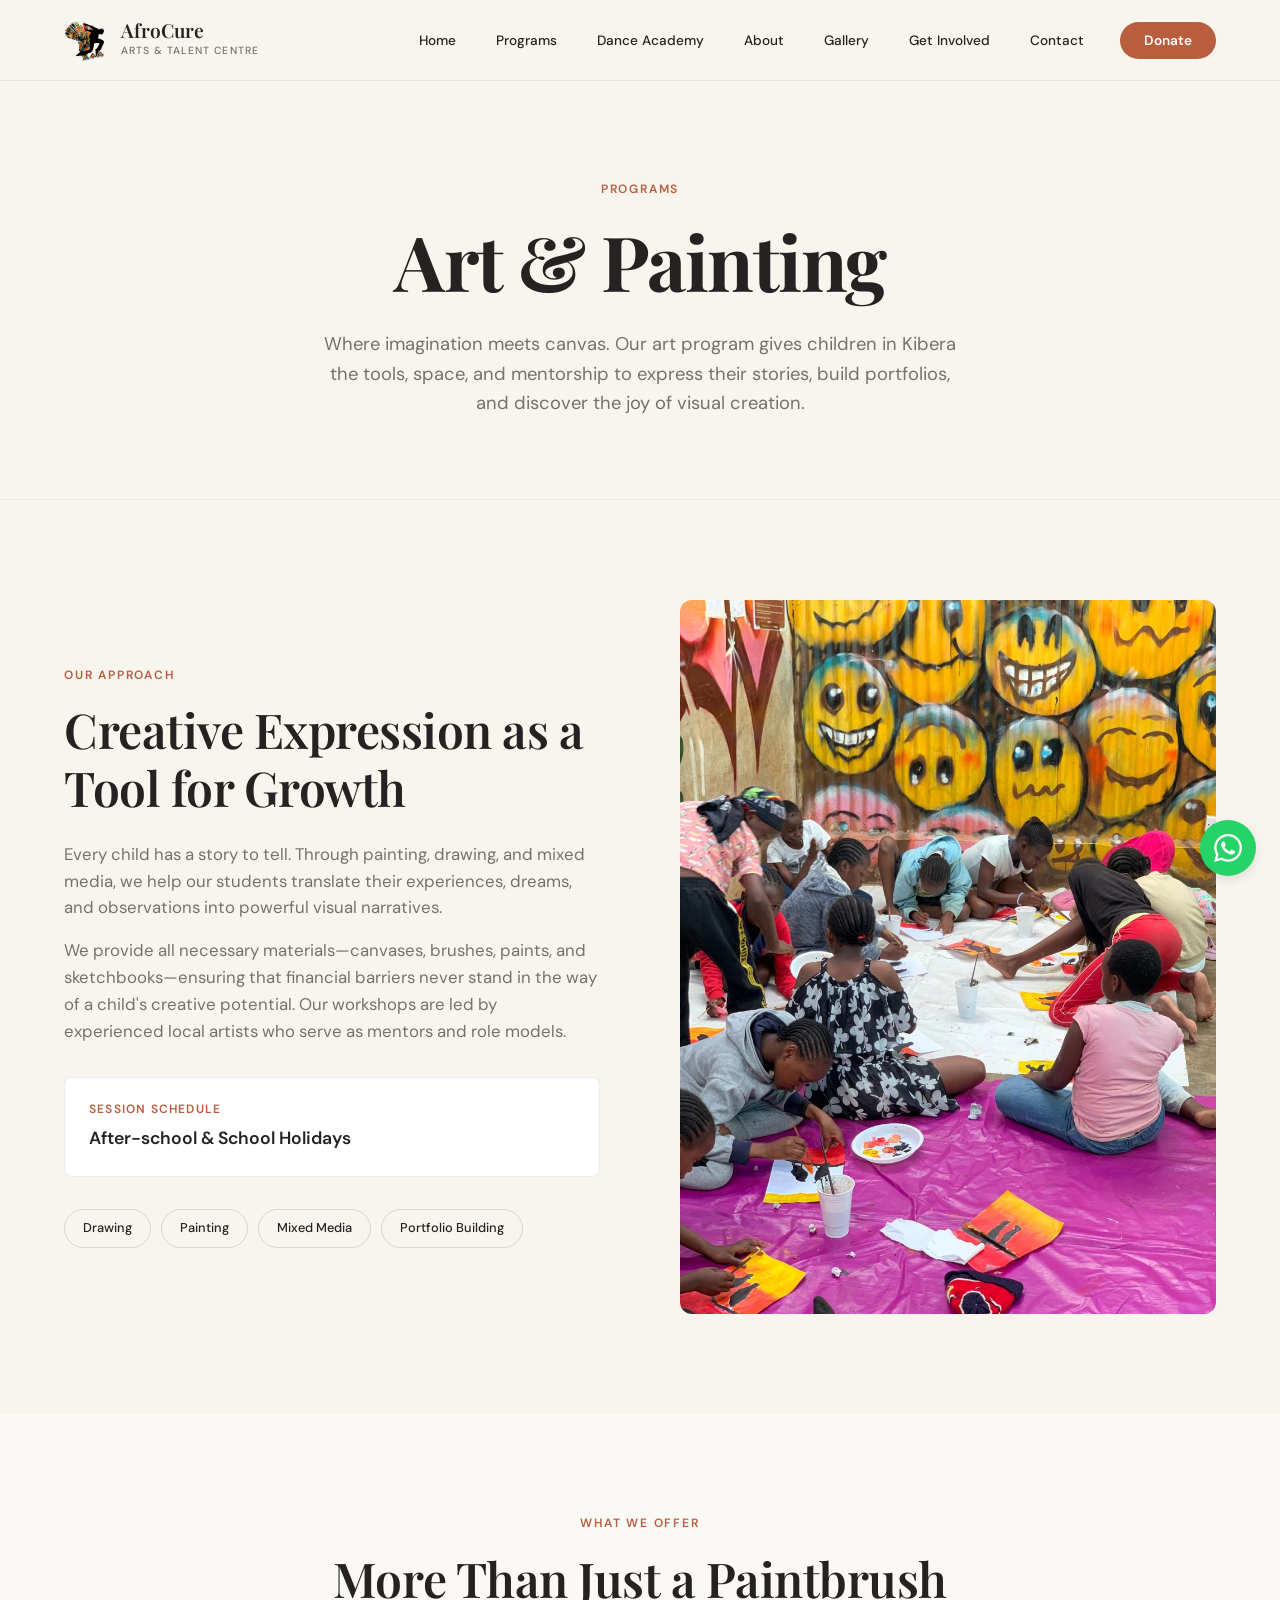
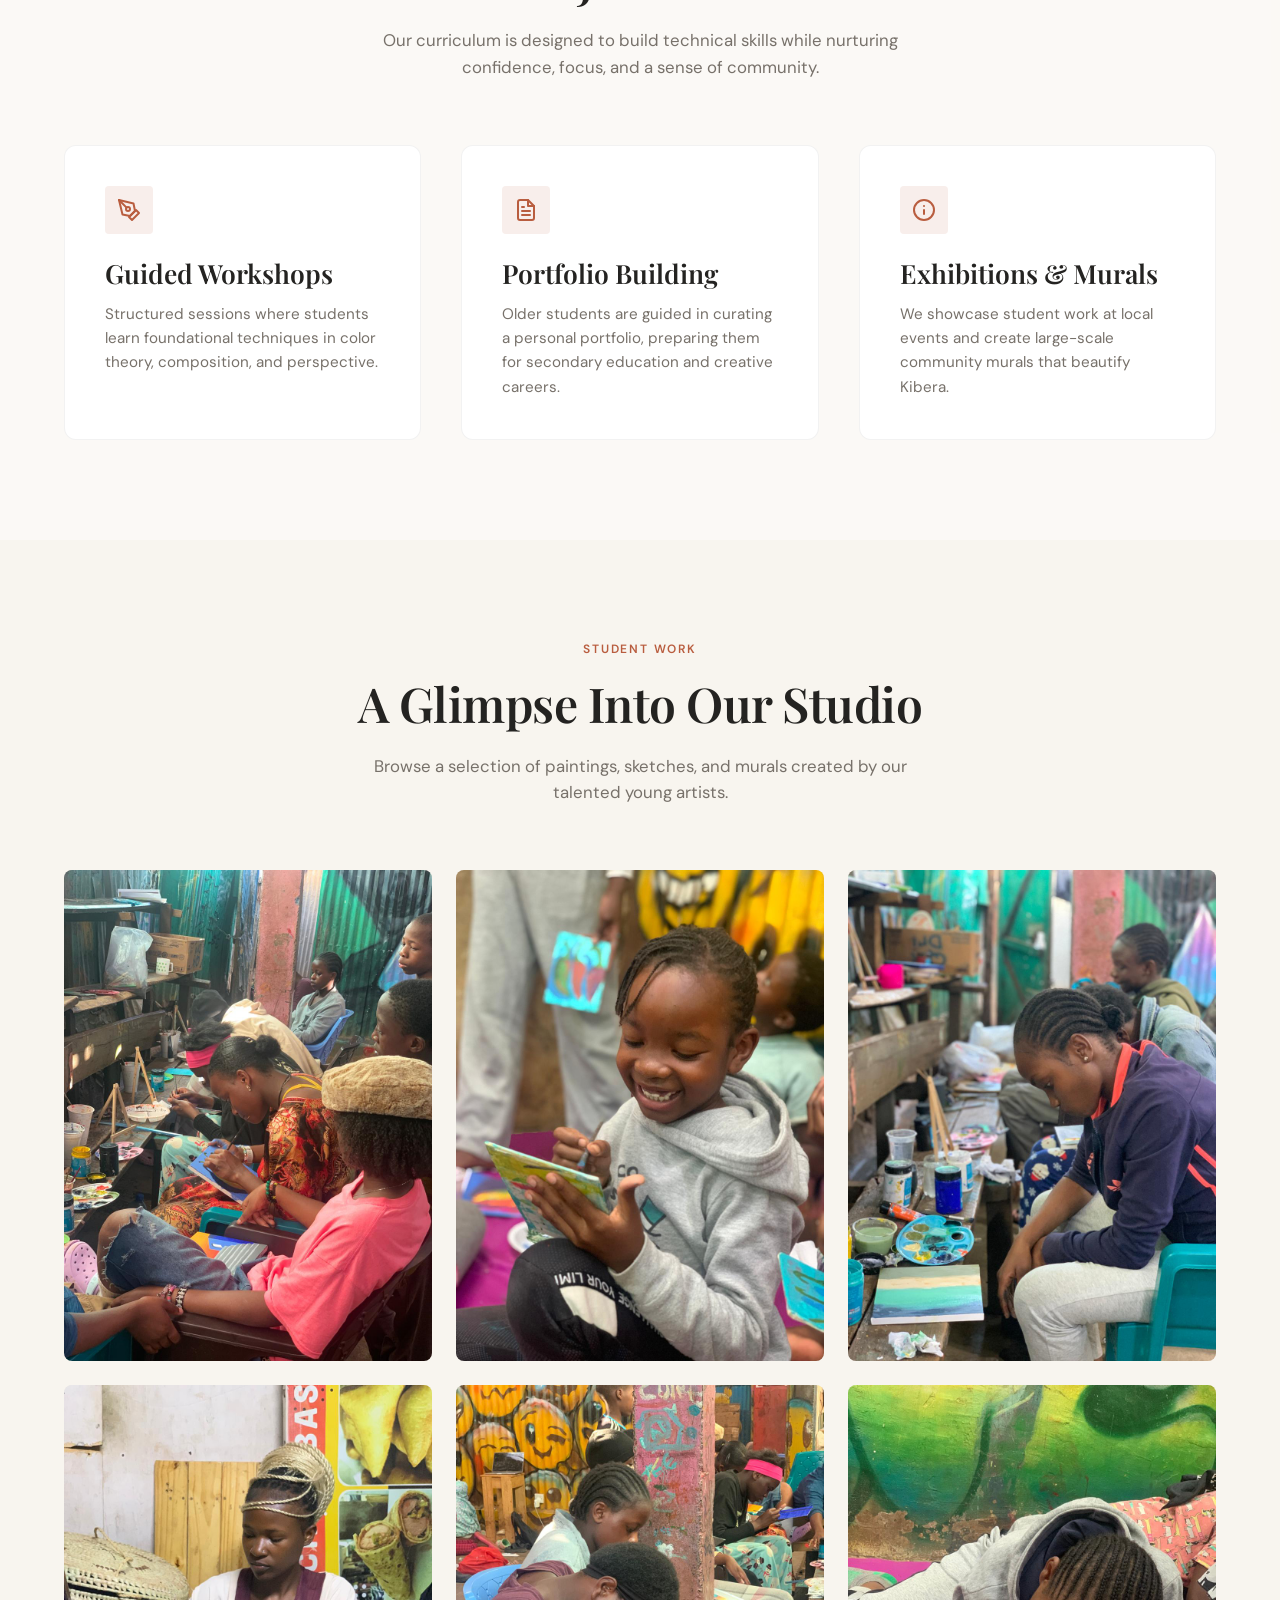
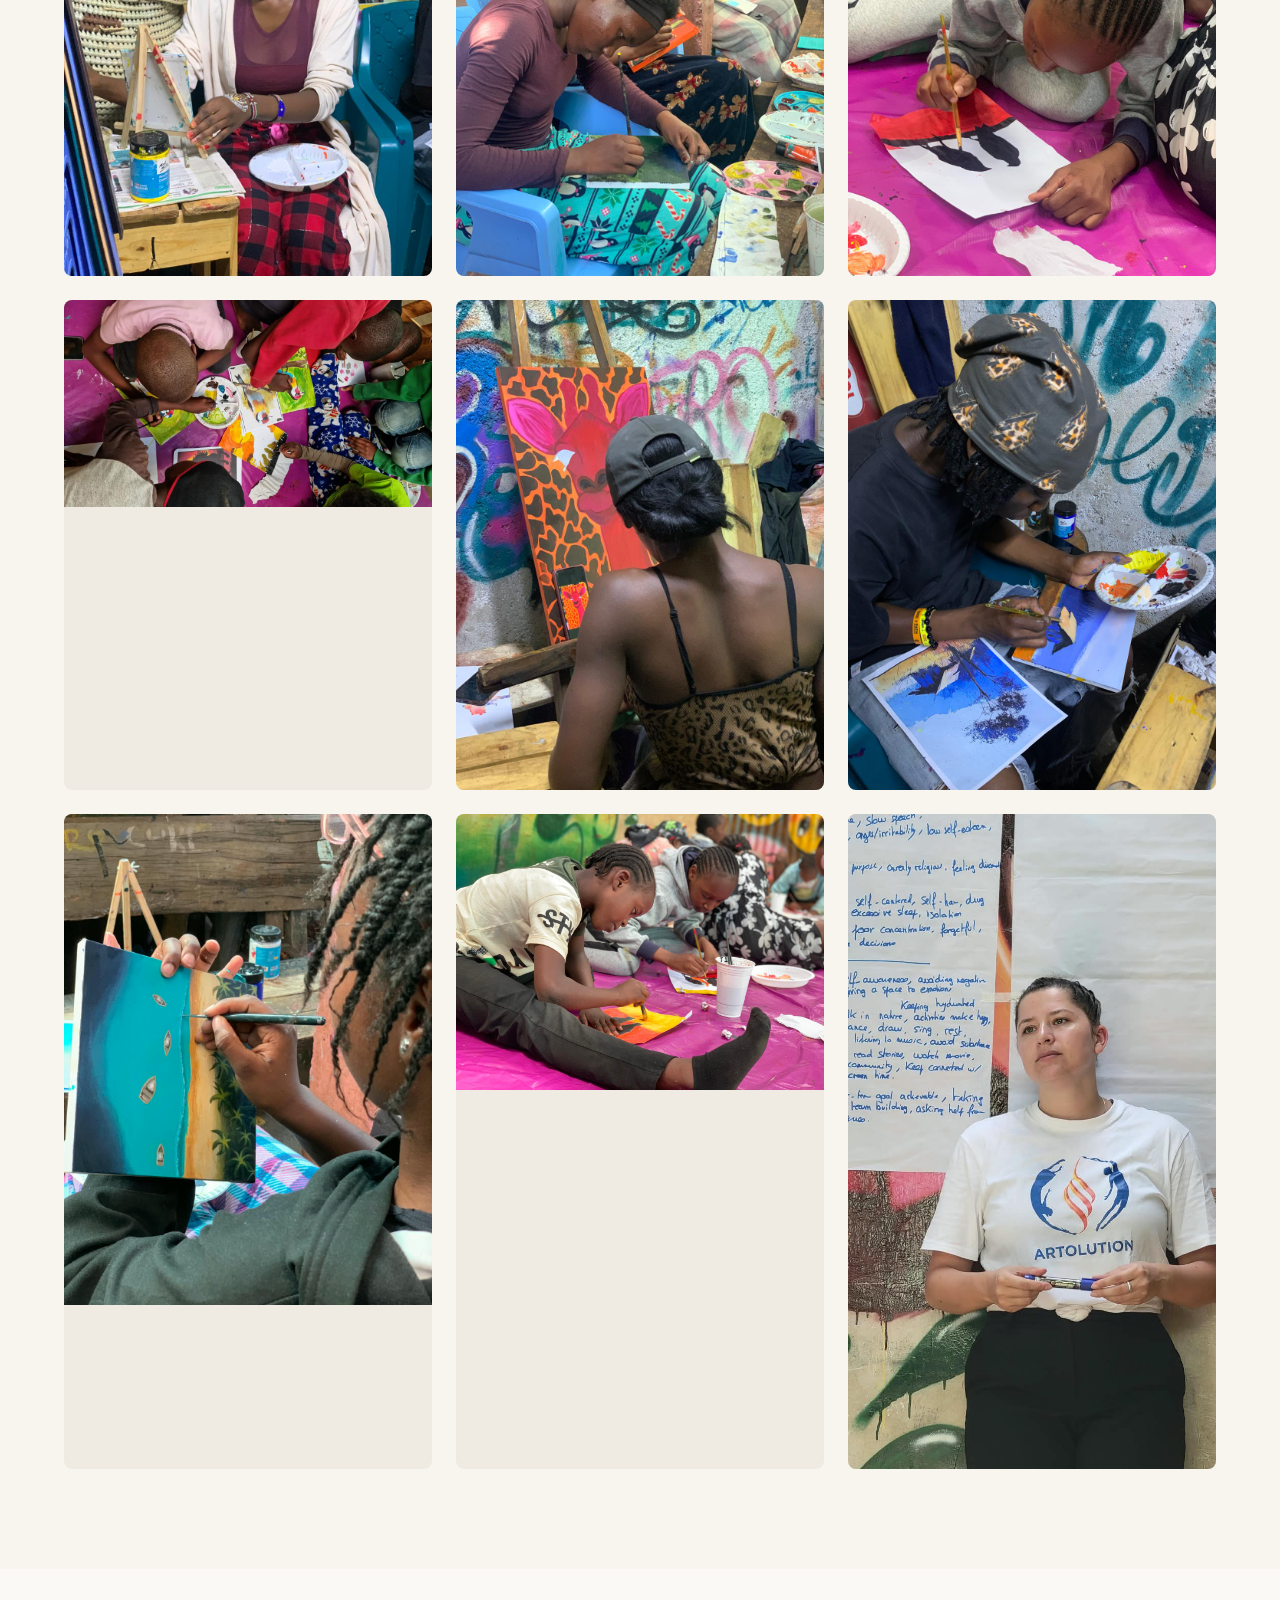
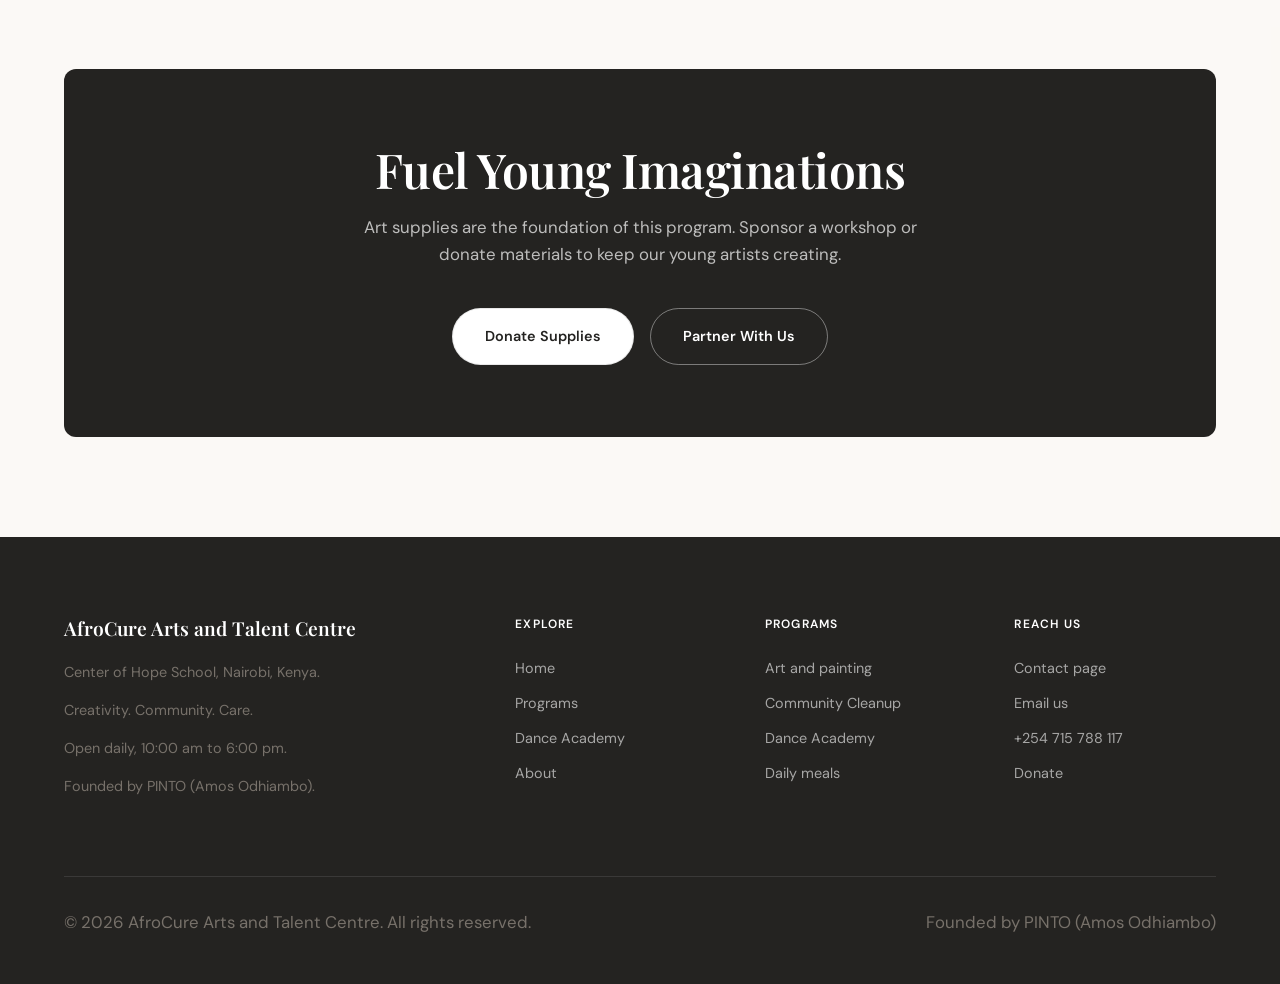
<file: art-painting.html>
<!DOCTYPE html>
<html lang="en">
<head>
  <meta charset="UTF-8">
  <meta name="viewport" content="width=device-width, initial-scale=1">
  <title>Art &amp; Painting — AfroCure Arts and Talent Centre</title>
  <meta name="description" content="Discover AfroCure's Art &amp; Painting program in Kibera. We provide free materials, mentorship, and a creative space for children to explore visual arts and build confidence.">
  <link rel="preconnect" href="https://fonts.googleapis.com">
  <link rel="preconnect" href="https://fonts.gstatic.com" crossorigin>
  <link href="https://fonts.googleapis.com/css2?family=DM+Sans:opsz,wght@9..40,400;9..40,500;9..40,600;9..40,700&family=Playfair+Display:ital,wght@0,400;0,500;0,600;0,700;1,400;1,500&display=swap" rel="stylesheet">
  <link rel="stylesheet" href="styles.css">
  <script>document.documentElement.classList.add('js');</script>
</head>
<body>

  <!-- ================= NAVIGATION ================= -->
  <header class="site-nav" id="siteNav">
    <div class="nav-inner">
      <a class="brand" href="index.html">
        <img src="img/logo.png" alt="AfroCure Arts and Talent Centre Logo" style="height: 50px; width: auto; border-radius: var(--radius-sm);">
        <span>
          <span class="brand-name">AfroCure</span>
          <span class="brand-sub">Arts &amp; Talent Centre</span>
        </span>
      </a>

      <nav aria-label="Primary">
        <ul class="nav-links">
          <li><a href="index.html">Home</a></li>
          <li><a href="programs.html">Programs</a></li>
          <li><a href="dance.html">Dance Academy</a></li>
          <li><a href="about.html">About</a></li>
          <li><a href="gallery.html">Gallery</a></li>
          <li><a href="involved.html">Get Involved</a></li>
          <li><a href="contact.html">Contact</a></li>
          <li><a href="donate.html" class="nav-cta">Donate</a></li>
        </ul>
      </nav>

      <button class="hamburger" id="hamburger" aria-label="Open menu" aria-expanded="false" aria-controls="mobileNav">
        <span></span><span></span><span></span>
      </button>
    </div>
  </header>

  <div class="mobile-nav" id="mobileNav">
    <a href="index.html">Home</a>
    <a href="programs.html">Programs</a>
    <a href="dance.html">Dance Academy</a>
    <a href="about.html">About</a>
    <a href="gallery.html">Gallery</a>
    <a href="involved.html">Get Involved</a>
    <a href="contact.html">Contact</a>
    <a href="donate.html" class="nav-cta">Donate</a>
  </div>

  <!-- ================= PAGE HERO ================= -->
  <section class="page-hero">
    <div class="container">
      <span class="eyebrow">Programs</span>
      <h1>Art &amp; Painting</h1>
      <p>Where imagination meets canvas. Our art program gives children in Kibera the tools, space, and mentorship to express their stories, build portfolios, and discover the joy of visual creation.</p>
    </div>
  </section>

  <!-- ================= EDITORIAL SPLIT SECTION ================= -->
  <section class="section">
    <div class="container">
      <div class="split">
        <div class="reveal">
          <span class="eyebrow">Our Approach</span>
          <h2 class="section-title" style="text-align: left; margin-bottom: 24px;">Creative Expression as a Tool for Growth</h2>
          <p>Every child has a story to tell. Through painting, drawing, and mixed media, we help our students translate their experiences, dreams, and observations into powerful visual narratives. </p>
          <p>We provide all necessary materials—canvases, brushes, paints, and sketchbooks—ensuring that financial barriers never stand in the way of a child's creative potential. Our workshops are led by experienced local artists who serve as mentors and role models.</p>
          
          <div class="schedule-box" style="margin-top: 32px;">
            <h4>Session Schedule</h4>
            <p>After-school &amp; School Holidays</p>
          </div>

          <div class="tag-row" style="margin-top: 24px;">
            <span class="tag">Drawing</span>
            <span class="tag">Painting</span>
            <span class="tag">Mixed Media</span>
            <span class="tag">Portfolio Building</span>
          </div>
        </div>
        <div class="reveal">
          <div class="media-block">
            <img src="img/art1.jpeg" alt="Children painting in a workshop" onerror="this.style.display='none'">
          </div>
        </div>
      </div>
    </div>
  </section>

  <!-- ================= WHAT WE DO ================= -->
  <section class="section section--soft">
    <div class="container">
      <div class="section-head reveal">
        <span class="eyebrow">What We Offer</span>
        <h2 class="section-title">More Than Just a Paintbrush</h2>
        <p class="section-desc">Our curriculum is designed to build technical skills while nurturing confidence, focus, and a sense of community.</p>
      </div>

      <div class="grid grid-3">
        <article class="card reveal">
          <div style="width: 48px; height: 48px; background: rgba(185, 93, 63, 0.1); display: flex; align-items: center; justify-content: center; border-radius: var(--radius-sm); margin-bottom: 24px; color: var(--terracotta);">
            <svg width="24" height="24" viewBox="0 0 24 24" fill="none" stroke="currentColor" stroke-width="2" stroke-linecap="round" stroke-linejoin="round"><path d="M12 19l7-7 3 3-7 7-3-3z"></path><path d="M18 13l-1.5-7.5L2 2l3.5 14.5L13 18l5-5z"></path><path d="M2 2l7.586 7.586"></path><circle cx="11" cy="11" r="2"></circle></svg>
          </div>
          <h3>Guided Workshops</h3>
          <p>Structured sessions where students learn foundational techniques in color theory, composition, and perspective.</p>
        </article>

        <article class="card reveal">
          <div style="width: 48px; height: 48px; background: rgba(185, 93, 63, 0.1); display: flex; align-items: center; justify-content: center; border-radius: var(--radius-sm); margin-bottom: 24px; color: var(--terracotta);">
            <svg width="24" height="24" viewBox="0 0 24 24" fill="none" stroke="currentColor" stroke-width="2" stroke-linecap="round" stroke-linejoin="round"><path d="M14 2H6a2 2 0 0 0-2 2v16a2 2 0 0 0 2 2h12a2 2 0 0 0 2-2V8z"></path><polyline points="14 2 14 8 20 8"></polyline><line x1="16" y1="13" x2="8" y2="13"></line><line x1="16" y1="17" x2="8" y2="17"></line><polyline points="10 9 9 9 8 9"></polyline></svg>
          </div>
          <h3>Portfolio Building</h3>
          <p>Older students are guided in curating a personal portfolio, preparing them for secondary education and creative careers.</p>
        </article>

        <article class="card reveal">
          <div style="width: 48px; height: 48px; background: rgba(185, 93, 63, 0.1); display: flex; align-items: center; justify-content: center; border-radius: var(--radius-sm); margin-bottom: 24px; color: var(--terracotta);">
            <svg width="24" height="24" viewBox="0 0 24 24" fill="none" stroke="currentColor" stroke-width="2" stroke-linecap="round" stroke-linejoin="round"><circle cx="12" cy="12" r="10"></circle><line x1="12" y1="16" x2="12" y2="12"></line><line x1="12" y1="8" x2="12.01" y2="8"></line></svg>
          </div>
          <h3>Exhibitions &amp; Murals</h3>
          <p>We showcase student work at local events and create large-scale community murals that beautify Kibera.</p>
        </article>
      </div>
    </div>
  </section>

  <!-- ================= NEW 12-IMAGE GALLERY SECTION ================= -->
  <section class="section">
    <div class="container">
      <div class="section-head reveal">
        <span class="eyebrow">Student Work</span>
        <h2 class="section-title">A Glimpse Into Our Studio</h2>
        <p class="section-desc">Browse a selection of paintings, sketches, and murals created by our talented young artists.</p>
      </div>

      <!-- 4 Rows x 3 Columns Grid using .gallery-grid -->
      <div class="gallery-grid">
        
        <!-- Row 1 -->
        <div class="gallery-item reveal">
          <img src="img/art2.jpeg" alt="Student painting 1" onerror="this.style.display='none'">
          <span class="gallery-hint">View</span>
        </div>
        <div class="gallery-item reveal">
          <img src="img/art3.jpeg" alt="Student painting 2" onerror="this.style.display='none'">
          <span class="gallery-hint">View</span>
        </div>
        <div class="gallery-item reveal">
          <img src="img/art4.jpeg" alt="Student painting 3" onerror="this.style.display='none'">
          <span class="gallery-hint">View</span>
        </div>

        <!-- Row 2 -->
        <div class="gallery-item reveal">
          <img src="img/art5.jpeg" alt="Student painting 4" onerror="this.style.display='none'">
          <span class="gallery-hint">View</span>
        </div>
        <div class="gallery-item reveal">
          <img src="img/art6.jpeg" alt="Student painting 5" onerror="this.style.display='none'">
          <span class="gallery-hint">View</span>
        </div>
        <div class="gallery-item reveal">
          <img src="img/art7.jpeg" alt="Student painting 6" onerror="this.style.display='none'">
          <span class="gallery-hint">View</span>
        </div>

        <!-- Row 3 -->
        <div class="gallery-item reveal">
          <img src="img/art8.jpeg" alt="Student painting 7" onerror="this.style.display='none'">
          <span class="gallery-hint">View</span>
        </div>
        <div class="gallery-item reveal">
          <img src="img/art9.jpeg" alt="Student painting 8" onerror="this.style.display='none'">
          <span class="gallery-hint">View</span>
        </div>
        <div class="gallery-item reveal">
          <img src="img/art10.jpeg" alt="Student painting 9" onerror="this.style.display='none'">
          <span class="gallery-hint">View</span>
        </div>

        <!-- Row 4 -->
        <div class="gallery-item reveal">
          <img src="img/art11.jpeg" alt="Student painting 10" onerror="this.style.display='none'">
          <span class="gallery-hint">View</span>
        </div>
        <div class="gallery-item reveal">
          <img src="img/art12.jpeg" alt="Student painting 11" onerror="this.style.display='none'">
          <span class="gallery-hint">View</span>
        </div>
        <div class="gallery-item reveal">
          <img src="img/art13.jpeg" alt="Student painting 12" onerror="this.style.display='none'">
          <span class="gallery-hint">View</span>
        </div>

      </div>
    </div>
  </section>

  <!-- ================= CTA ================= -->
  <section class="section section--soft">
    <div class="container">
      <div class="cta-panel reveal">
        <h2>Fuel Young Imaginations</h2>
        <p>Art supplies are the foundation of this program. Sponsor a workshop or donate materials to keep our young artists creating.</p>
        <div class="hero-actions" style="justify-content: center;">
          <a href="donate.html" class="btn btn-light">Donate Supplies</a>
          <a href="contact.html" class="btn btn-ghost">Partner With Us</a>
        </div>
      </div>
    </div>
  </section>

  <!-- ================= FOOTER ================= -->
  <footer class="site-footer">
    <div class="container">
      <div class="footer-grid">
        <div class="footer-brand">
          <h3>AfroCure Arts and Talent Centre</h3>
          <p>Center of Hope School, Nairobi, Kenya.</p>
          <p>Creativity. Community. Care.</p>
          <p>Open daily, 10:00 am to 6:00 pm.</p>
          <p>Founded by PINTO (Amos Odhiambo).</p>
        </div>

        <div class="footer-col">
          <h4>Explore</h4>
          <a href="index.html">Home</a>
          <a href="programs.html">Programs</a>
          <a href="dance.html">Dance Academy</a>
          <a href="about.html">About</a>
        </div>

        <div class="footer-col">
          <h4>Programs</h4>
          <a href="art-painting.html">Art and painting</a>
          <a href="cleanup.html">Community Cleanup</a>
          <a href="dance.html">Dance Academy</a>
          <a href="programs.html">Daily meals</a>
        </div>

        <div class="footer-col">
          <h4>Reach us</h4>
          <a href="contact.html">Contact page</a>
          <a href="mailto:afrocureartsandtalentcentre@gmail.com">Email us</a>
          <a href="tel:+254715788117">+254 715 788 117</a>
          <a href="donate.html">Donate</a>
        </div>
      </div>

      <div class="footer-bottom">
        <p>&copy; 2026 AfroCure Arts and Talent Centre. All rights reserved.</p>
        <p>Founded by PINTO (Amos Odhiambo)</p>
      </div>
    </div>
  </footer>

  <button class="to-top" id="backToTop" aria-label="Back to top">
    <svg viewBox="0 0 24 24" fill="none" stroke="currentColor" stroke-width="2" stroke-linecap="round" stroke-linejoin="round">
      <line x1="12" y1="19" x2="12" y2="5"></line>
      <polyline points="5 12 12 5 19 12"></polyline>
    </svg>
  </button>

  <script src="script.js"></script>
</body>
</html>
</file>
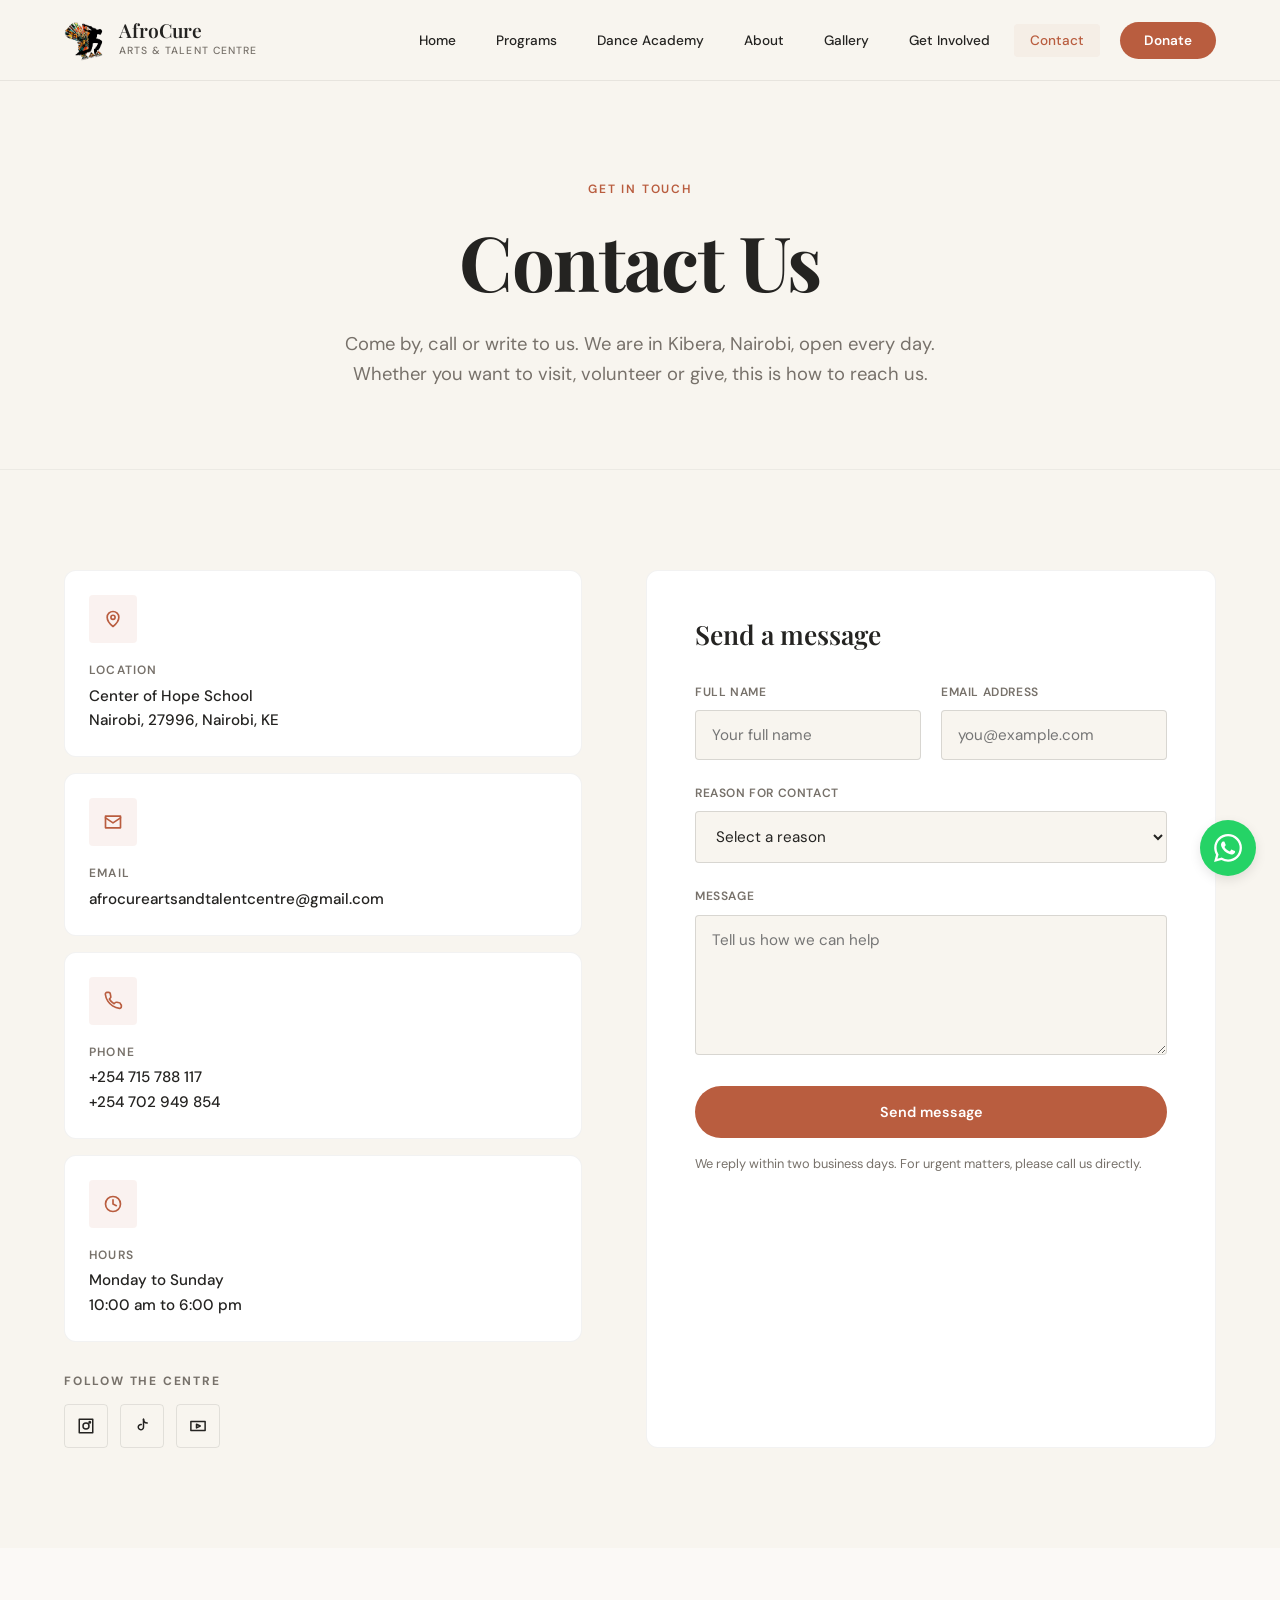
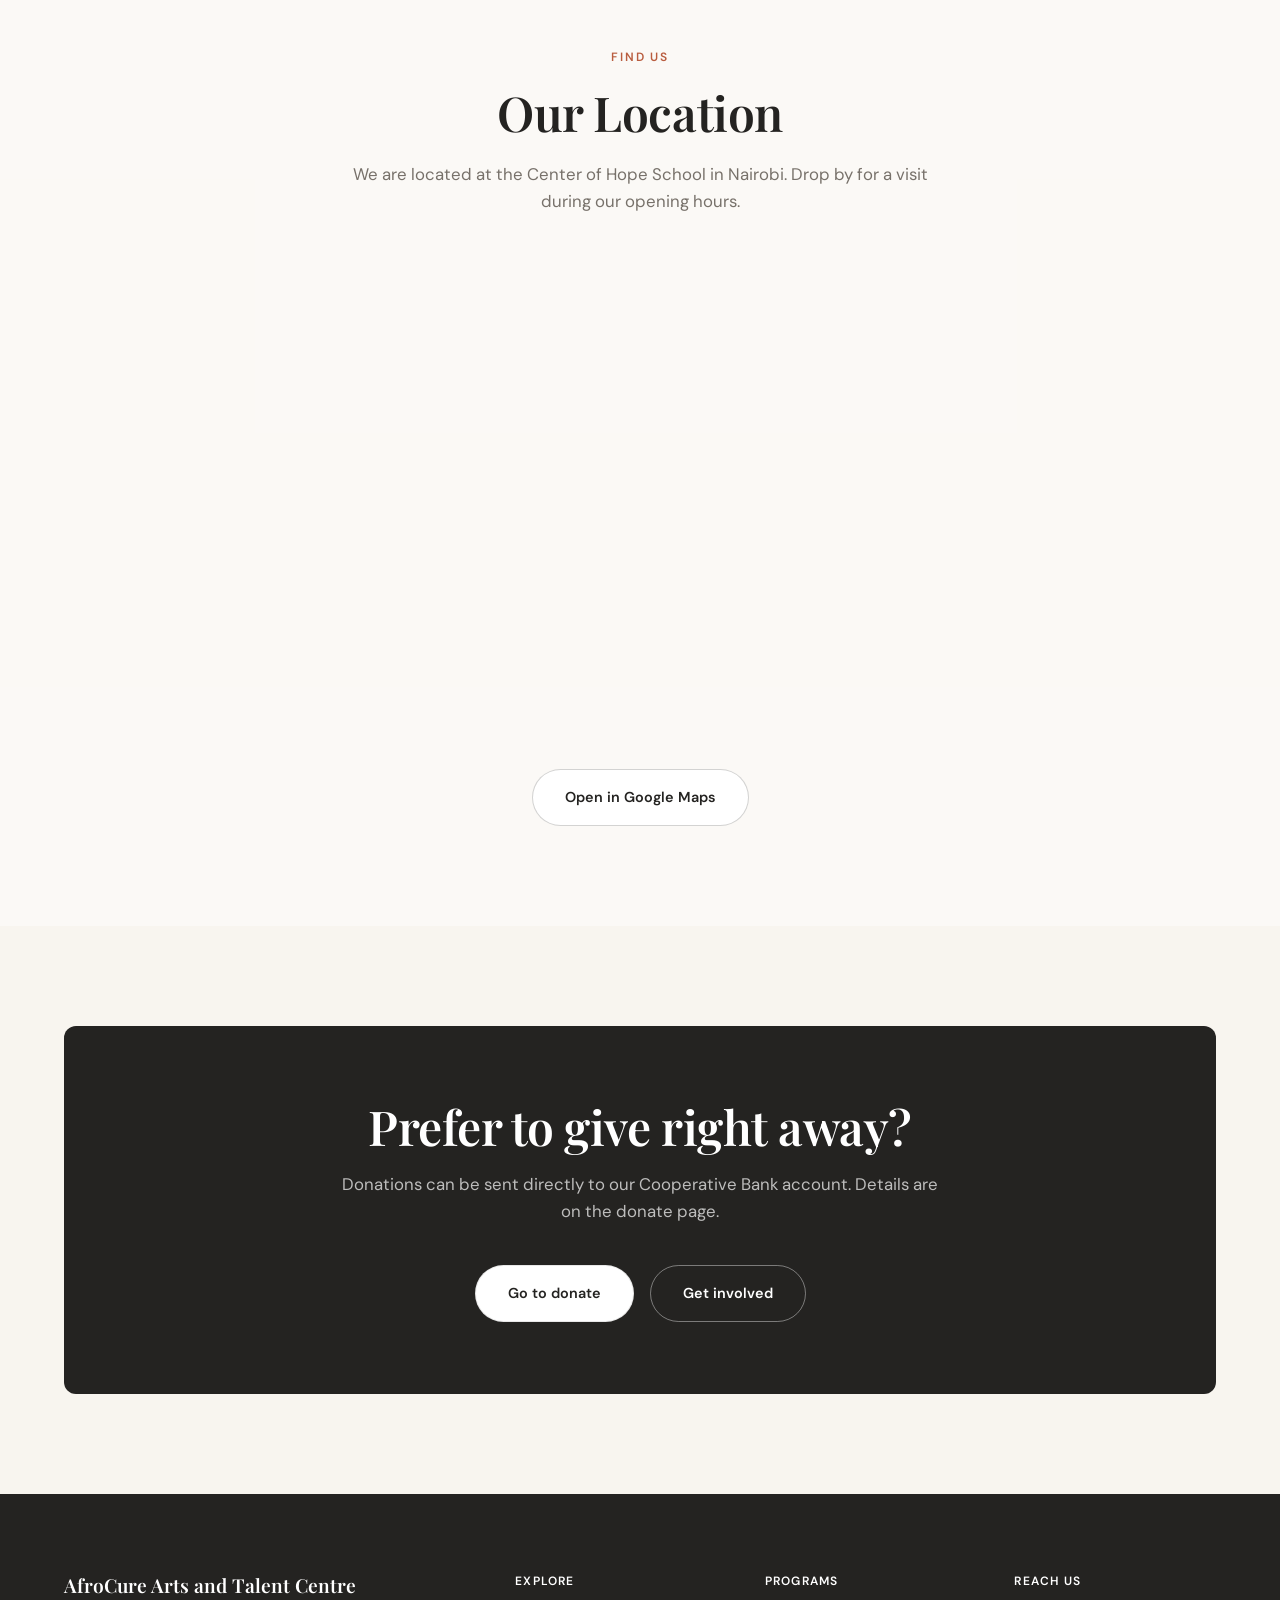
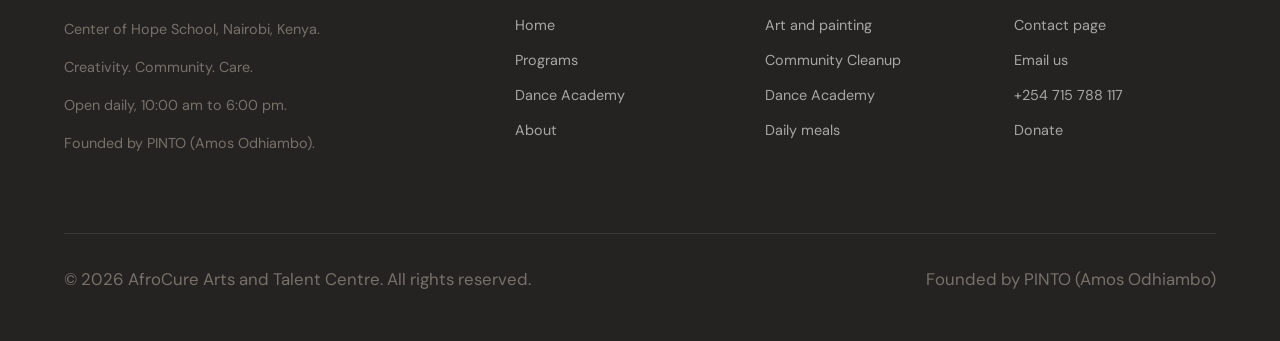
<file: contact.html>
<!DOCTYPE html>
<html lang="en">
<head>
  <meta charset="UTF-8">
  <meta name="viewport" content="width=device-width, initial-scale=1">
  <title>Contact — AfroCure Arts and Talent Centre</title>
  <meta name="description" content="Contact AfroCure Arts and Talent Centre in Kibera, Nairobi. Email, phone, opening hours, location map and a contact form for visits, volunteering, partnerships and donations.">
  <link rel="preconnect" href="https://fonts.googleapis.com">
  <link rel="preconnect" href="https://fonts.gstatic.com" crossorigin>
  <link href="https://fonts.googleapis.com/css2?family=DM+Sans:opsz,wght@9..40,400;9..40,500;9..40,600;9..40,700&family=Playfair+Display:ital,wght@0,400;0,500;0,600;0,700;1,400;1,500&display=swap" rel="stylesheet">
  <link rel="stylesheet" href="styles.css">
  <script>document.documentElement.classList.add('js');</script>
</head>
<body>

  <!-- ================= NAVIGATION ================= -->
  <header class="site-nav" id="siteNav">
    <div class="nav-inner">
      <a class="brand" href="index.html">
        <img src="img/logo.png" alt="AfroCure Arts and Talent Centre Logo" style="height: 48px; width: auto; border-radius: var(--radius-sm);">
        <span>
          <span class="brand-name">AfroCure</span>
          <span class="brand-sub">Arts &amp; Talent Centre</span>
        </span>
      </a>

      <nav aria-label="Primary">
        <ul class="nav-links">
          <li><a href="index.html">Home</a></li>
          <li><a href="programs.html">Programs</a></li>
          <li><a href="dance.html">Dance Academy</a></li>
          <li><a href="about.html">About</a></li>
          <li><a href="gallery.html">Gallery</a></li>
          <li><a href="involved.html">Get Involved</a></li>
          <li><a href="contact.html" class="active">Contact</a></li>
          <li><a href="donate.html" class="nav-cta">Donate</a></li>
        </ul>
      </nav>

      <button class="hamburger" id="hamburger" aria-label="Open menu" aria-expanded="false" aria-controls="mobileNav">
        <span></span><span></span><span></span>
      </button>
    </div>
  </header>

  <div class="mobile-nav" id="mobileNav">
    <a href="index.html">Home</a>
    <a href="programs.html">Programs</a>
    <a href="dance.html">Dance Academy</a>
    <a href="about.html">About</a>
    <a href="gallery.html">Gallery</a>
    <a href="involved.html">Get Involved</a>
    <a href="contact.html">Contact</a>
    <a href="donate.html" class="nav-cta">Donate</a>
  </div>

  <!-- ================= PAGE HERO ================= -->
  <section class="page-hero">
    <div class="container">
      <span class="eyebrow">Get in Touch</span>
      <h1>Contact Us</h1>
      <p>Come by, call or write to us. We are in Kibera, Nairobi, open every day. Whether you want to visit, volunteer or give, this is how to reach us.</p>
    </div>
  </section>

  <!-- ================= CONTACT DETAILS & FORM ================= -->
  <section class="section">
    <div class="container">
      <div class="contact-grid">

        <!-- Info Stack -->
        <div class="reveal">
          <div class="info-stack">
            
            <div class="info-card">
              <span class="info-icon" aria-hidden="true">
                <svg viewBox="0 0 24 24" fill="none" stroke="currentColor" stroke-width="2" stroke-linecap="round" stroke-linejoin="round">
                  <path d="M12 21s-7-5.3-7-11a7 7 0 0 1 14 0c0 5.7-7 11-7 11z"></path>
                  <circle cx="12" cy="10" r="2.5"></circle>
                </svg>
              </span>
              <div>
                <h4>Location</h4>
                <p>Center of Hope School<br>Nairobi, 27996, Nairobi, KE</p>
              </div>
            </div>

            <div class="info-card">
              <span class="info-icon" aria-hidden="true">
                <svg viewBox="0 0 24 24" fill="none" stroke="currentColor" stroke-width="2" stroke-linecap="round" stroke-linejoin="round">
                  <rect x="3" y="5" width="18" height="14"></rect>
                  <polyline points="3 7 12 13 21 7"></polyline>
                </svg>
              </span>
              <div>
                <h4>Email</h4>
                <p><a href="mailto:afrocureartsandtalentcentre@gmail.com">afrocureartsandtalentcentre@gmail.com</a></p>
              </div>
            </div>

            <div class="info-card">
              <span class="info-icon" aria-hidden="true">
                <svg viewBox="0 0 24 24" fill="none" stroke="currentColor" stroke-width="2" stroke-linecap="round" stroke-linejoin="round">
                  <path d="M22 16.9v2a2 2 0 0 1-2.2 2 19 19 0 0 1-8.3-3 18.6 18.6 0 0 1-5.7-5.7A19 19 0 0 1 2.8 3.9 2 2 0 0 1 4.8 1.7h2a2 2 0 0 1 2 1.7c0 1 .2 2 .5 2.9a2 2 0 0 1-.5 2.1L7.6 9.6a15 15 0 0 0 5.7 5.7l1.2-1.2a2 2 0 0 1 2.1-.5c.9.3 1.9.5 2.9.5a2 2 0 0 1 1.7 2z"></path>
                </svg>
              </span>
              <div>
                <h4>Phone</h4>
                <p>
                  <a href="tel:+254715788117">+254 715 788 117</a><br>
                  <a href="tel:+254702949854">+254 702 949 854</a>
                </p>
              </div>
            </div>

            <div class="info-card">
              <span class="info-icon" aria-hidden="true">
                <svg viewBox="0 0 24 24" fill="none" stroke="currentColor" stroke-width="2" stroke-linecap="round" stroke-linejoin="round">
                  <circle cx="12" cy="12" r="9"></circle>
                  <polyline points="12 7 12 12 16 14"></polyline>
                </svg>
              </span>
              <div>
                <h4>Hours</h4>
                <p>Monday to Sunday<br>10:00 am to 6:00 pm</p>
              </div>
            </div>
          </div>

          <h4 style="font-size:0.75rem;font-weight:700;letter-spacing:0.15em;text-transform:uppercase;color:var(--text-muted);margin:32px 0 16px;">
            Follow the centre
          </h4>
          <div class="socials">
            <a href="https://instagram.com" aria-label="Instagram" target="_blank" rel="noopener noreferrer">
              <svg viewBox="0 0 24 24" fill="none" stroke="currentColor" stroke-width="2" stroke-linecap="round" stroke-linejoin="round">
                <rect x="3" y="3" width="18" height="18"></rect>
                <circle cx="12" cy="12" r="4"></circle>
                <circle cx="17" cy="7" r="1"></circle>
              </svg>
            </a>
            <a href="https://tiktok.com" aria-label="TikTok" target="_blank" rel="noopener noreferrer">
              <svg viewBox="0 0 24 24" fill="none" stroke="currentColor" stroke-width="2" stroke-linecap="round" stroke-linejoin="round">
                <path d="M14 3v10.5a3.5 3.5 0 1 1-3-3.46"></path>
                <path d="M14 3c0 3 2 5 5 5"></path>
              </svg>
            </a>
            <a href="https://youtube.com" aria-label="YouTube" target="_blank" rel="noopener noreferrer">
              <svg viewBox="0 0 24 24" fill="none" stroke="currentColor" stroke-width="2" stroke-linecap="round" stroke-linejoin="round">
                <rect x="2.5" y="6" width="19" height="12"></rect>
                <polygon points="10 9.5 15 12 10 14.5"></polygon>
              </svg>
            </a>
          </div>
        </div>

        <!-- Contact Form -->
        <div class="form-card reveal">
          <h3>Send a message</h3>
          <form id="contactForm">
            <div class="form-row">
              <div class="field">
                <label for="fullName">Full name</label>
                <input id="fullName" name="fullName" type="text" placeholder="Your full name" required>
              </div>
              <div class="field">
                <label for="email">Email address</label>
                <input id="email" name="email" type="email" placeholder="you@example.com" required>
              </div>
            </div>

            <div class="field">
              <label for="reason">Reason for contact</label>
              <select id="reason" name="reason" required>
                <option value="">Select a reason</option>
                <option>General inquiry</option>
                <option>Volunteering</option>
                <option>Donating</option>
                <option>Partnership</option>
                <option>Planning a visit</option>
              </select>
            </div>

            <div class="field">
              <label for="message">Message</label>
              <textarea id="message" name="message" placeholder="Tell us how we can help" required></textarea>
            </div>

            <button type="submit" class="btn btn-primary btn-block">Send message</button>
            <p class="form-note">We reply within two business days. For urgent matters, please call us directly.</p>
          </form>
        </div>

      </div>
    </div>
  </section>

  <!-- ================= GOOGLE MAP SECTION ================= -->
  <section class="section section--soft">
    <div class="container">
      <div class="section-head reveal">
        <span class="eyebrow">Find Us</span>
        <h2 class="section-title">Our Location</h2>
        <p class="section-desc">We are located at the Center of Hope School in Nairobi. Drop by for a visit during our opening hours.</p>
      </div>

      <!-- Map Container (Class added for styling) -->
      <div class="map-container reveal">
        <iframe 
          src="https://maps.google.com/maps?q=Center+of+Hope+School,+Nairobi,+27996,+Nairobi,+KE&t=&z=15&ie=UTF8&iwloc=&output=embed" 
          width="100%" 
          height="450" 
          style="border:0;" 
          allowfullscreen="" 
          loading="lazy" 
          referrerpolicy="no-referrer-when-downgrade"
          title="AfroCure Arts and Talent Centre Location Map">
        </iframe>
      </div>
      
      <div style="text-align: center; margin-top: 32px;" class="reveal">
        <a href="https://maps.google.com/?q=Center+of+Hope+School,+Nairobi,+27996,+Nairobi,+KE" target="_blank" rel="noopener noreferrer" class="btn btn-outline" style="background: var(--white);">
          Open in Google Maps
        </a>
      </div>
    </div>
  </section>

  <!-- ================= CTA ================= -->
  <section class="section">
    <div class="container">
      <div class="cta-panel reveal">
        <h2>Prefer to give right away?</h2>
        <p>Donations can be sent directly to our Cooperative Bank account. Details are on the donate page.</p>
        <div class="hero-actions" style="justify-content: center;">
          <a href="donate.html" class="btn btn-light">Go to donate</a>
          <a href="involved.html" class="btn btn-ghost">Get involved</a>
        </div>
      </div>
    </div>
  </section>

  <!-- ================= FOOTER ================= -->
  <footer class="site-footer">
    <div class="container">
      <div class="footer-grid">
        <div class="footer-brand">
          <h3>AfroCure Arts and Talent Centre</h3>
          <p>Center of Hope School, Nairobi, Kenya.</p>
          <p>Creativity. Community. Care.</p>
          <p>Open daily, 10:00 am to 6:00 pm.</p>
          <p>Founded by PINTO (Amos Odhiambo).</p>
        </div>

        <div class="footer-col">
          <h4>Explore</h4>
          <a href="index.html">Home</a>
          <a href="programs.html">Programs</a>
          <a href="dance.html">Dance Academy</a>
          <a href="about.html">About</a>
        </div>

        <div class="footer-col">
          <h4>Programs</h4>
          <a href="art-painting.html">Art and painting</a>
          <a href="cleanup.html">Community Cleanup</a>
          <a href="dance.html">Dance Academy</a>
          <a href="programs.html">Daily meals</a>
        </div>

        <div class="footer-col">
          <h4>Reach us</h4>
          <a href="contact.html">Contact page</a>
          <a href="mailto:afrocureartsandtalentcentre@gmail.com">Email us</a>
          <a href="tel:+254715788117">+254 715 788 117</a>
          <a href="donate.html">Donate</a>
        </div>
      </div>

      <div class="footer-bottom">
        <p>&copy; 2026 AfroCure Arts and Talent Centre. All rights reserved.</p>
        <p>Founded by PINTO (Amos Odhiambo)</p>
      </div>
    </div>
  </footer>

  <button class="to-top" id="backToTop" aria-label="Back to top">
    <svg viewBox="0 0 24 24" fill="none" stroke="currentColor" stroke-width="2" stroke-linecap="round" stroke-linejoin="round">
      <line x1="12" y1="19" x2="12" y2="5"></line>
      <polyline points="5 12 12 5 19 12"></polyline>
    </svg>
  </button>

  <script src="script.js"></script>
</body>
</html>
</file>
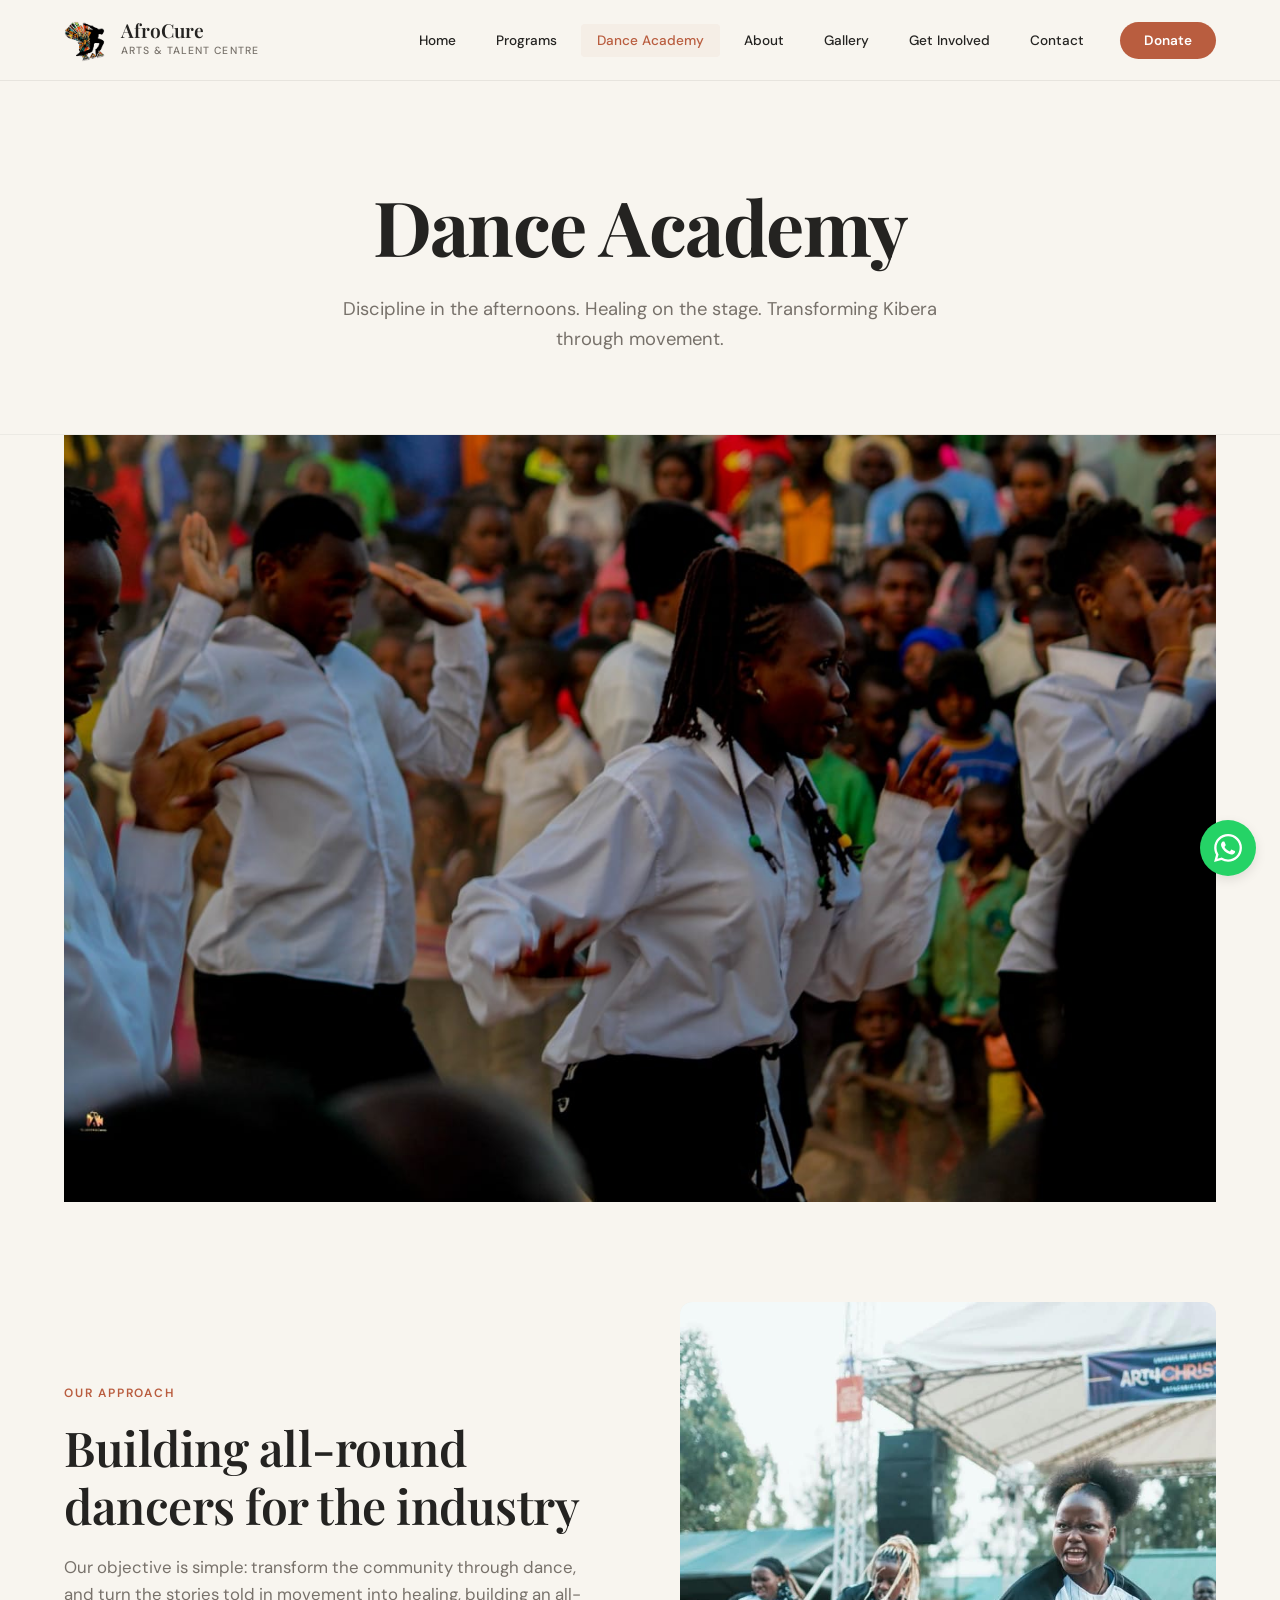
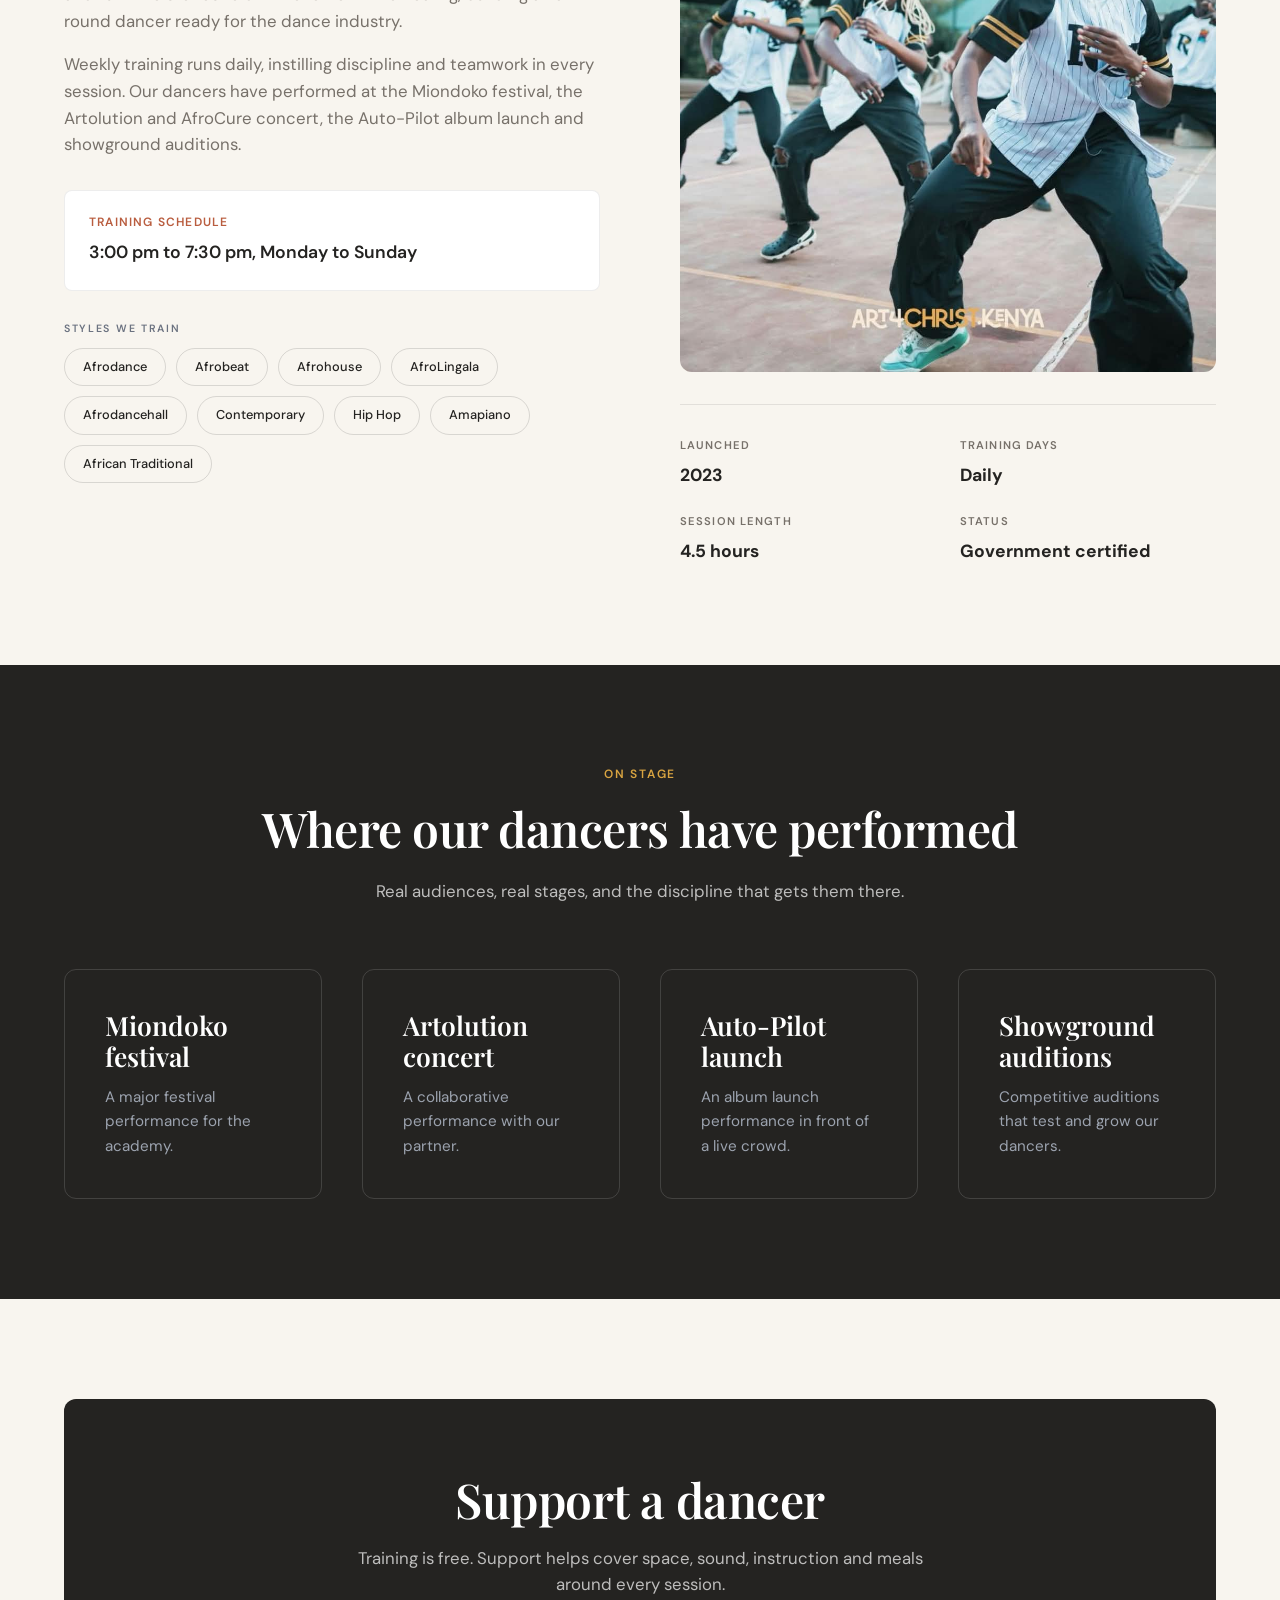
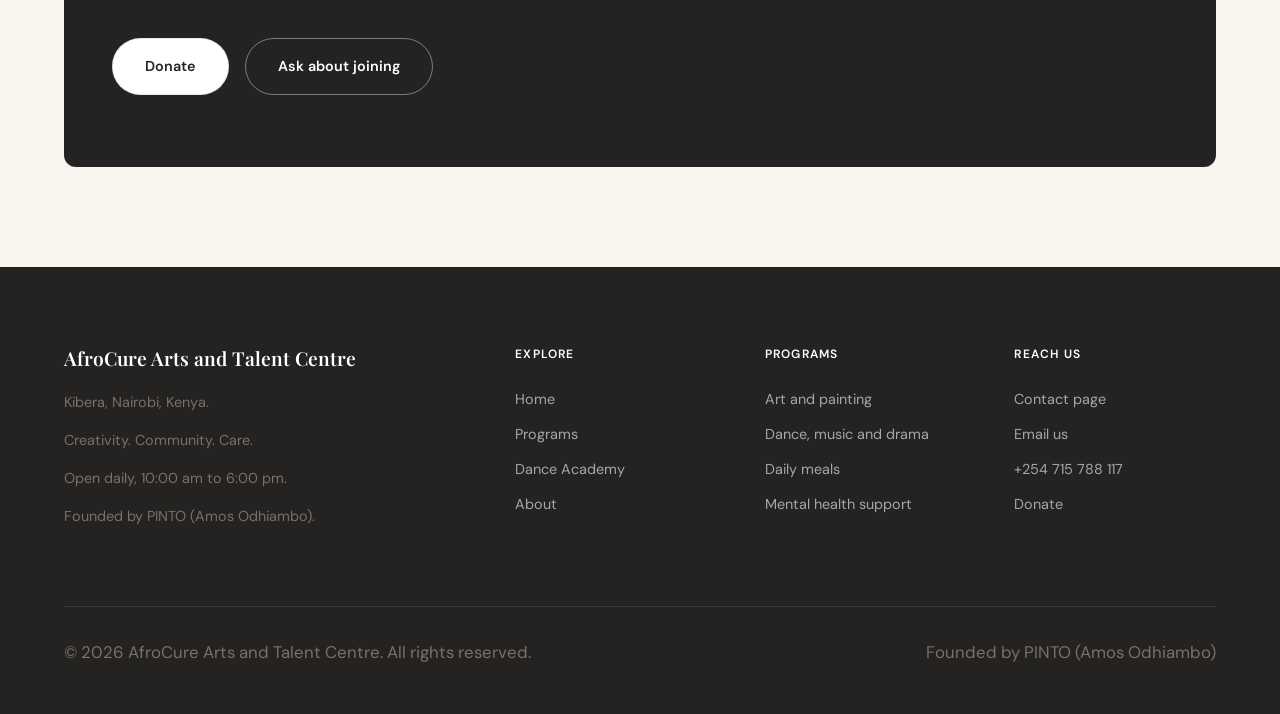
<file: dance.html>
<!DOCTYPE html>
<html lang="en">
<head>
  <meta charset="UTF-8">
  <meta name="viewport" content="width=device-width, initial-scale=1">
  <title>Dance Academy — AfroCure Arts and Talent Centre</title>
  <meta name="description" content="AfroCure Dance Academy in Kibera, Nairobi: daily training from 3:00 pm to 7:30 pm across Afrodance, Afrobeat, Amapiano, hip hop, contemporary and African traditional styles.">
  <link rel="preconnect" href="https://fonts.googleapis.com">
  <link rel="preconnect" href="https://fonts.gstatic.com" crossorigin>
  <link href="https://fonts.googleapis.com/css2?family=Montserrat:wght@400;500;600;700;800&display=swap" rel="stylesheet">
  <link rel="stylesheet" href="styles.css">
  <script>document.documentElement.classList.add('js');</script>
</head>
<body>

  <header class="site-nav" id="siteNav">
    <div class="nav-inner">
      <a class="brand" href="index.html">
        <img src="img/logo.png" alt="AfroCure Arts and Talent Centre Logo" style="height: 50px; width: auto; border-radius: var(--radius-sm);">
        <span>
          <span class="brand-name">AfroCure</span>
          <span class="brand-sub">Arts &amp; Talent Centre</span>
        </span>
      </a>

      <nav aria-label="Primary">
        <ul class="nav-links">
          <li><a href="index.html">Home</a></li>
          <li><a href="programs.html">Programs</a></li>
          <li><a href="dance.html" class="active">Dance Academy</a></li>
          <li><a href="about.html">About</a></li>
          <li><a href="gallery.html">Gallery</a></li>
          <li><a href="involved.html">Get Involved</a></li>
          <li><a href="contact.html">Contact</a></li>
          <li><a href="donate.html" class="nav-cta">Donate</a></li>
        </ul>
      </nav>

      <button class="hamburger" id="hamburger" aria-label="Open menu" aria-expanded="false" aria-controls="mobileNav">
        <span></span><span></span><span></span>
      </button>
    </div>
  </header>

  <div class="mobile-nav" id="mobileNav">
    <a href="index.html">Home</a>
    <a href="programs.html">Programs</a>
    <a href="dance.html">Dance Academy</a>
    <a href="about.html">About</a>
    <a href="gallery.html">Gallery</a>
    <a href="involved.html">Get Involved</a>
    <a href="contact.html">Contact</a>
    <a href="donate.html" class="nav-cta">Donate</a>
  </div>

  <section class="page-hero">
    <div class="container">
      <h1>Dance Academy</h1>
      <p>Discipline in the afternoons. Healing on the stage. Transforming Kibera through movement.</p>
    </div>
  </section>

  <!-- ============================================================
       EDITABLE IMAGE — DANCE ACADEMY PAGE BANNER
       File:    img/dance-banner.jpg
       Replace: wide photo of dancers rehearsing or performing
       Size:    ~1600 × 700  (16:7)
       ============================================================ -->
  <section class="page-banner">
    <div class="container">
      <img src="img/200.jpeg" alt="AfroCure Dance Academy dancers rehearsing in Kibera" loading="lazy" width="1600" height="700">
    </div>
  </section>

  <!-- ================= TRAINING ================= -->
  <section class="section">
    <div class="container">
      <div class="split">
        <div class="reveal">
          <p class="eyebrow">Our approach</p>
          <h2 class="section-title">Building all-round dancers for the industry</h2>
          <p>
            Our objective is simple: transform the community through dance, and turn the stories told in
            movement into healing, building an all-round dancer ready for the dance industry.
          </p>
          <p>
            Weekly training runs daily, instilling discipline and teamwork in every session. Our dancers
            have performed at the Miondoko festival, the Artolution and AfroCure concert, the Auto-Pilot
            album launch and showground auditions.
          </p>

          <div class="schedule-box">
            <h4>Training schedule</h4>
            <p>3:00 pm to 7:30 pm, Monday to Sunday</p>
          </div>

          <h4 style="font-size:0.66rem;letter-spacing:0.16em;text-transform:uppercase;color:#6b7280;margin-bottom:12px;">
            Styles we train
          </h4>
          <div class="tag-row">
            <span class="tag">Afrodance</span>
            <span class="tag">Afrobeat</span>
            <span class="tag">Afrohouse</span>
            <span class="tag">AfroLingala</span>
            <span class="tag">Afrodancehall</span>
            <span class="tag">Contemporary</span>
            <span class="tag">Hip Hop</span>
            <span class="tag">Amapiano</span>
            <span class="tag">African Traditional</span>
          </div>
        </div>

        <div class="reveal">
          <!-- ============================================================
               EDITABLE IMAGE — DANCE REHEARSAL
               File:    img/dance-rehearsal.jpg
               Replace: photo of dancers rehearsing in Kibera
               Size:    ~900 × 675  (4:3)
               ============================================================ -->
          <div class="media-block">
            <img src="img/dance.jpeg" alt="Dance Academy rehearsal at AfroCure in Kibera" loading="lazy" width="900" height="675">
          </div>

          <div class="fact-grid">
            <div class="fact">
              <span class="fact-label">Launched</span>
              <span class="fact-value">2023</span>
            </div>
            <div class="fact">
              <span class="fact-label">Training days</span>
              <span class="fact-value">Daily</span>
            </div>
            <div class="fact">
              <span class="fact-label">Session length</span>
              <span class="fact-value">4.5 hours</span>
            </div>
            <div class="fact">
              <span class="fact-label">Status</span>
              <span class="fact-value">Government certified</span>
            </div>
          </div>
        </div>
      </div>
    </div>
  </section>

  <!-- ================= PERFORMANCES ================= -->
  <section class="section section--dark">
    <div class="container">
      <div class="section-head reveal">
        <p class="eyebrow">On stage</p>
        <h2 class="section-title">Where our dancers have performed</h2>
        <p class="section-desc">Real audiences, real stages, and the discipline that gets them there.</p>
      </div>

      <div class="grid grid-4">
        <article class="card reveal" style="background:transparent;border-color:rgba(255,255,255,0.14);">
          <h3>Miondoko festival</h3>
          <p style="color:#9ca3af;">A major festival performance for the academy.</p>
        </article>
        <article class="card reveal" style="background:transparent;border-color:rgba(255,255,255,0.14);">
          <h3>Artolution concert</h3>
          <p style="color:#9ca3af;">A collaborative performance with our partner.</p>
        </article>
        <article class="card reveal" style="background:transparent;border-color:rgba(255,255,255,0.14);">
          <h3>Auto-Pilot launch</h3>
          <p style="color:#9ca3af;">An album launch performance in front of a live crowd.</p>
        </article>
        <article class="card reveal" style="background:transparent;border-color:rgba(255,255,255,0.14);">
          <h3>Showground auditions</h3>
          <p style="color:#9ca3af;">Competitive auditions that test and grow our dancers.</p>
        </article>
      </div>
    </div>
  </section>

  <!-- ================= CTA ================= -->
  <section class="section">
    <div class="container">
      <div class="cta-panel reveal">
        <h2>Support a dancer</h2>
        <p>Training is free. Support helps cover space, sound, instruction and meals around every session.</p>
        <div class="hero-actions">
          <a href="donate.html" class="btn btn-light">Donate</a>
          <a href="contact.html" class="btn btn-ghost">Ask about joining</a>
        </div>
      </div>
    </div>
  </section>

  <footer class="site-footer">
    <div class="container">
      <div class="footer-grid">
        <div class="footer-brand">
          <h3>AfroCure Arts and Talent Centre</h3>
          <p>Kibera, Nairobi, Kenya.</p>
          <p>Creativity. Community. Care.</p>
          <p>Open daily, 10:00 am to 6:00 pm.</p>
          <p>Founded by PINTO (Amos Odhiambo).</p>
        </div>

        <div class="footer-col">
          <h4>Explore</h4>
          <a href="index.html">Home</a>
          <a href="programs.html">Programs</a>
          <a href="dance.html">Dance Academy</a>
          <a href="about.html">About</a>
        </div>

        <div class="footer-col">
          <h4>Programs</h4>
          <a href="programs.html">Art and painting</a>
          <a href="programs.html">Dance, music and drama</a>
          <a href="programs.html">Daily meals</a>
          <a href="programs.html">Mental health support</a>
        </div>

        <div class="footer-col">
          <h4>Reach us</h4>
          <a href="contact.html">Contact page</a>
          <a href="mailto:afrocureartsandtalentcentre@gmail.com">Email us</a>
          <a href="tel:+254715788117">+254 715 788 117</a>
          <a href="donate.html">Donate</a>
        </div>
      </div>

      <div class="footer-bottom">
        <p>&copy; 2026 AfroCure Arts and Talent Centre. All rights reserved.</p>
        <p>Founded by PINTO (Amos Odhiambo)</p>
      </div>
    </div>
  </footer>

  <button class="to-top" id="backToTop" aria-label="Back to top">
    <svg viewBox="0 0 24 24" fill="none" stroke="currentColor" stroke-width="2" stroke-linecap="round" stroke-linejoin="round">
      <line x1="12" y1="19" x2="12" y2="5"></line>
      <polyline points="5 12 12 5 19 12"></polyline>
    </svg>
  </button>

  <script src="script.js"></script>
</body>
</html>
</file>
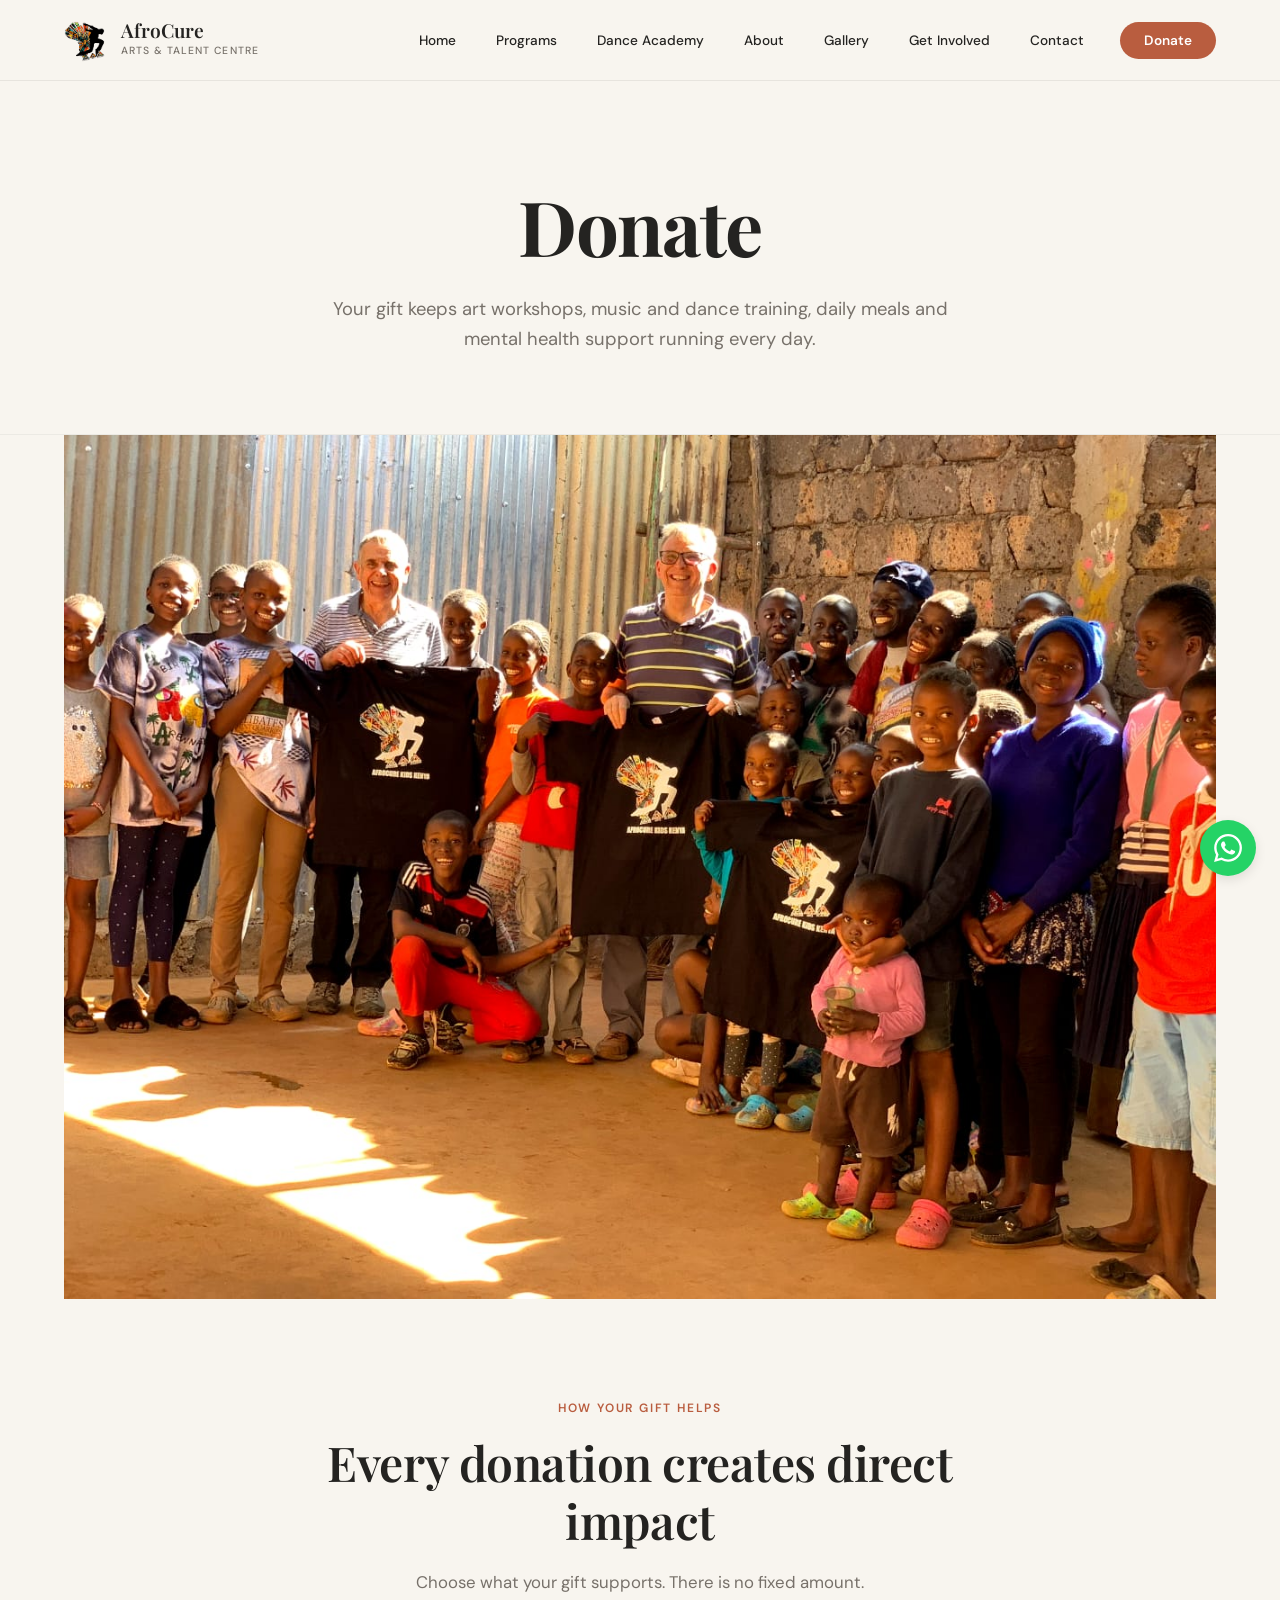
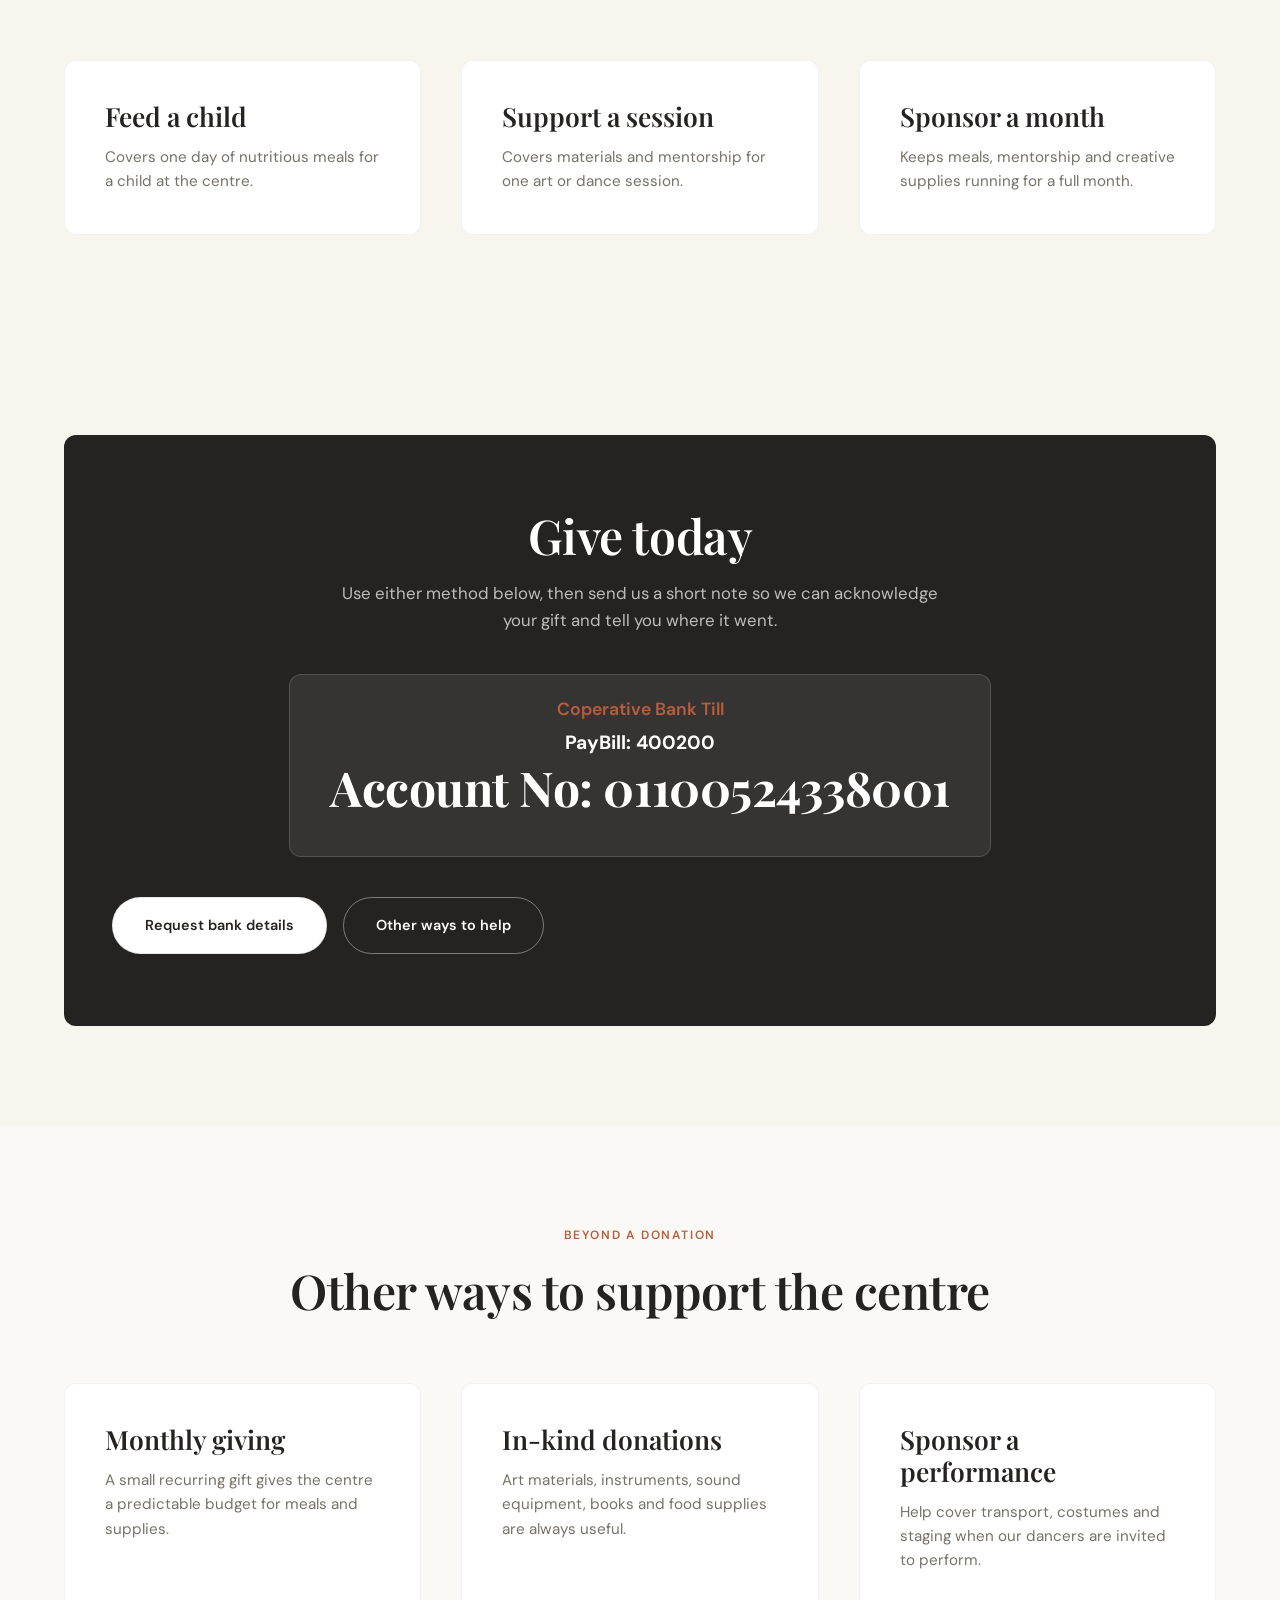
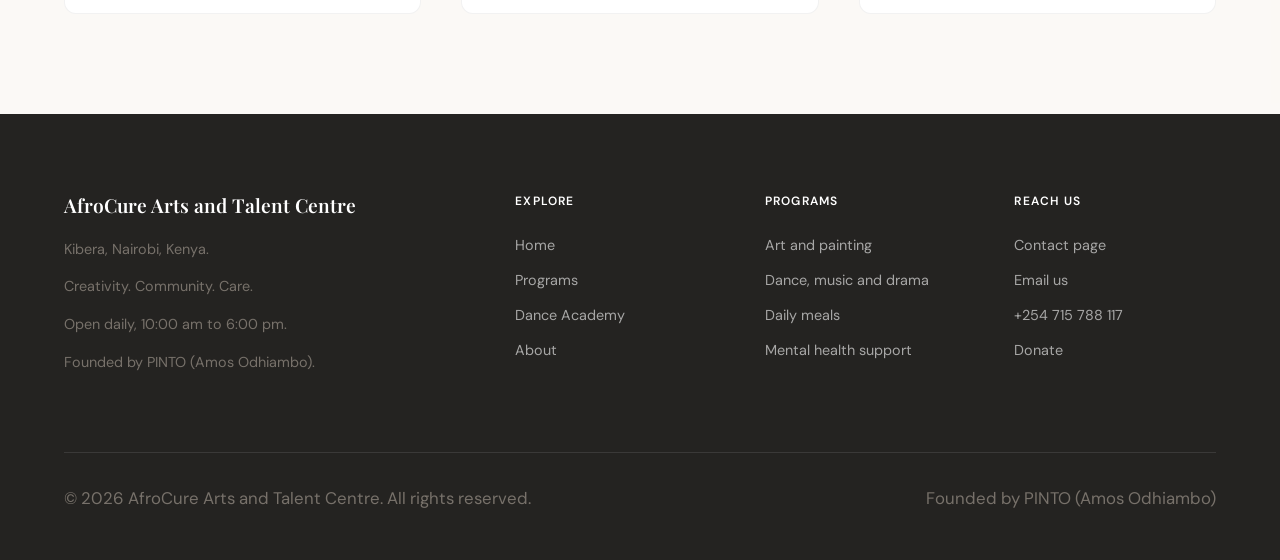
<file: donate.html>
<!DOCTYPE html>
<html lang="en">
<head>
  <meta charset="UTF-8">
  <meta name="viewport" content="width=device-width, initial-scale=1">
  <title>Donate — AfroCure Arts and Talent Centre</title>
  <!-- ================= FAVICON / LOGO ================= -->
<link rel="icon" type="image/png" sizes="256x256" href="https://lh3.googleusercontent.com/d/1nUvvZoEnbJscZjbT09l22-aJsEItpS_l=w256">
<link rel="shortcut icon" type="image/png" href="https://lh3.googleusercontent.com/d/1nUvvZoEnbJscZjbT09l22-aJsEItpS_l=w256">
<link rel="apple-touch-icon" sizes="180x180" href="https://lh3.googleusercontent.com/d/1nUvvZoEnbJscZjbT09l22-aJsEItpS_l=w180">
<meta name="theme-color" content="#B95D3F">
  <meta name="description" content="Donate to AfroCure Arts and Talent Centre in Kibera, Nairobi. Support daily meals, art and dance sessions, and monthly program costs.">
  <link rel="preconnect" href="https://fonts.googleapis.com">
  <link rel="preconnect" href="https://fonts.gstatic.com" crossorigin>
  <link href="https://fonts.googleapis.com/css2?family=Montserrat:wght@400;500;600;700;800&display=swap" rel="stylesheet">
  <link rel="stylesheet" href="styles.css">
  <script>document.documentElement.classList.add('js');</script>
</head>
<body>

  <header class="site-nav" id="siteNav">
    <div class="nav-inner">
      <a class="brand" href="index.html">
        <img src="img/logo.png" alt="AfroCure Arts and Talent Centre Logo" style="height: 50px; width: auto; border-radius: var(--radius-sm);">
        <span>
          <span class="brand-name">AfroCure</span>
          <span class="brand-sub">Arts &amp; Talent Centre</span>
        </span>
      </a>

      <nav aria-label="Primary">
        <ul class="nav-links">
          <li><a href="index.html">Home</a></li>
          <li><a href="programs.html">Programs</a></li>
          <li><a href="dance.html">Dance Academy</a></li>
          <li><a href="about.html">About</a></li>
          <li><a href="gallery.html">Gallery</a></li>
          <li><a href="involved.html">Get Involved</a></li>
          <li><a href="contact.html">Contact</a></li>
          <li><a href="donate.html" class="nav-cta active">Donate</a></li>
        </ul>
      </nav>

      <button class="hamburger" id="hamburger" aria-label="Open menu" aria-expanded="false" aria-controls="mobileNav">
        <span></span><span></span><span></span>
      </button>
    </div>
  </header>

  <div class="mobile-nav" id="mobileNav">
    <a href="index.html">Home</a>
    <a href="programs.html">Programs</a>
    <a href="dance.html">Dance Academy</a>
    <a href="about.html">About</a>
    <a href="gallery.html">Gallery</a>
    <a href="involved.html">Get Involved</a>
    <a href="contact.html">Contact</a>
    <a href="donate.html" class="nav-cta">Donate</a>
  </div>

  <section class="page-hero">
    <div class="container">
      <h1>Donate</h1>
      <p>Your gift keeps art workshops, music and dance training, daily meals and mental health support running every day.</p>
    </div>
  </section>

  <!-- ============================================================
       EDITABLE IMAGE — DONATE PAGE BANNER
       File:    img/donate-banner.jpg
       Replace: wide photo of children being served or supported
       Size:    ~1600 × 700  (16:7)
       ============================================================ -->
  <section class="page-banner">
    <div class="container">
      <img src="img/5.jpeg" alt="Children supported by AfroCure programs in Kibera" loading="lazy" width="1600" height="700">
    </div>
  </section>

  <!-- ================= IMPACT ================= -->
  <section class="section">
    <div class="container">
      <div class="section-head reveal">
        <p class="eyebrow">How your gift helps</p>
        <h2 class="section-title">Every donation creates direct impact</h2>
        <p class="section-desc">Choose what your gift supports. There is no fixed amount.</p>
      </div>

      <div class="grid grid-3">
        <article class="card reveal">
          <div class="icon-box" aria-hidden="true">
            
              <path d="M4 11h16"></path>
              <path d="M5 11a7 7 0 0 1 14 0"></path>
              <path d="M3 11h18v2H3z"></path>
            </svg>
          </div>
          <h3>Feed a child</h3>
          <p>Covers one day of nutritious meals for a child at the centre.</p>
        </article>

        <article class="card reveal">
          <div class="icon-box" aria-hidden="true">
            <path d="M12 3a9 9 0 1 0 0 18c1.4 0 2-0.7 2-1.7 0-0.8-0.5-1.4-0.5-2.2 0-1 0.8-1.6 1.9-1.6H17a4 4 0 0 0 4-4c0-5-4-8.5-9-8.5z"></path>
              <circle cx="8" cy="10" r="1.2"></circle>
              <circle cx="12" cy="7.5" r="1.2"></circle>
            </svg>
          </div>
          <h3>Support a session</h3>
          <p>Covers materials and mentorship for one art or dance session.</p>
        </article>

        <article class="card reveal">
          <div class="icon-box" aria-hidden="true">
            
              <rect x="3" y="5" width="18" height="16" rx="2"></rect>
              <line x1="3" y1="10" x2="21" y2="10"></line>
              <line x1="8" y1="3" x2="8" y2="7"></line>
              <line x1="16" y1="3" x2="16" y2="7"></line>
            </svg>
          </div>
          <h3>Sponsor a month</h3>
          <p>Keeps meals, mentorship and creative supplies running for a full month.</p>
        </article>
      </div>
    </div>
  </section>

  <!-- ================= METHODS ================= -->
  <section class="section">
    <div class="container">
      <div class="cta-panel reveal">
        <h2>Give today</h2>
        <p>Use either method below, then send us a short note so we can acknowledge your gift and tell you where it went.</p>

        <div class="method-row">
          <div class="method">
            <h4>Coperative Bank Till</h4>
            <p><b>PayBill:</b> 400200</p>
            <small><h2><b>Account No: 01100524338001</b></h2></small>
          </div>
           
        </div>

        <div class="hero-actions">
          <a href="contact.html" class="btn btn-light">Request bank details</a>
          <a href="involved.html" class="btn btn-ghost">Other ways to help</a>
        </div>
      </div>
    </div>
  </section>

  <!-- ================= OTHER WAYS ================= -->
  <section class="section section--soft">
    <div class="container">
      <div class="section-head reveal">
        <p class="eyebrow">Beyond a donation</p>
        <h2 class="section-title">Other ways to support the centre</h2>
      </div>

      <div class="grid grid-3">
        <article class="card reveal">
          <h3>Monthly giving</h3>
          <p>A small recurring gift gives the centre a predictable budget for meals and supplies.</p>
        </article>
        <article class="card reveal">
          <h3>In-kind donations</h3>
          <p>Art materials, instruments, sound equipment, books and food supplies are always useful.</p>
        </article>
        <article class="card reveal">
          <h3>Sponsor a performance</h3>
          <p>Help cover transport, costumes and staging when our dancers are invited to perform.</p>
        </article>
      </div>
    </div>
  </section>

  <footer class="site-footer">
    <div class="container">
      <div class="footer-grid">
        <div class="footer-brand">
          <h3>AfroCure Arts and Talent Centre</h3>
          <p>Kibera, Nairobi, Kenya.</p>
          <p>Creativity. Community. Care.</p>
          <p>Open daily, 10:00 am to 6:00 pm.</p>
          <p>Founded by PINTO (Amos Odhiambo).</p>
        </div>

        <div class="footer-col">
          <h4>Explore</h4>
          <a href="index.html">Home</a>
          <a href="programs.html">Programs</a>
          <a href="dance.html">Dance Academy</a>
          <a href="about.html">About</a>
        </div>

        <div class="footer-col">
          <h4>Programs</h4>
          <a href="programs.html">Art and painting</a>
          <a href="programs.html">Dance, music and drama</a>
          <a href="programs.html">Daily meals</a>
          <a href="programs.html">Mental health support</a>
        </div>

        <div class="footer-col">
          <h4>Reach us</h4>
          <a href="contact.html">Contact page</a>
          <a href="mailto:afrocureartsandtalentcentre@gmail.com">Email us</a>
          <a href="tel:+254715788117">+254 715 788 117</a>
          <a href="donate.html">Donate</a>
        </div>
      </div>

      <div class="footer-bottom">
        <p>&copy; 2026 AfroCure Arts and Talent Centre. All rights reserved.</p>
        <p>Founded by PINTO (Amos Odhiambo)</p>
      </div>
    </div>
  </footer>

  <button class="to-top" id="backToTop" aria-label="Back to top">
    <svg viewBox="0 0 24 24" fill="none" stroke="currentColor" stroke-width="2" stroke-linecap="round" stroke-linejoin="round">
      <line x1="12" y1="19" x2="12" y2="5"></line>
      <polyline points="5 12 12 5 19 12"></polyline>
    </svg>
  </button>

  <script src="script.js"></script>
</body>
</html>
</file>
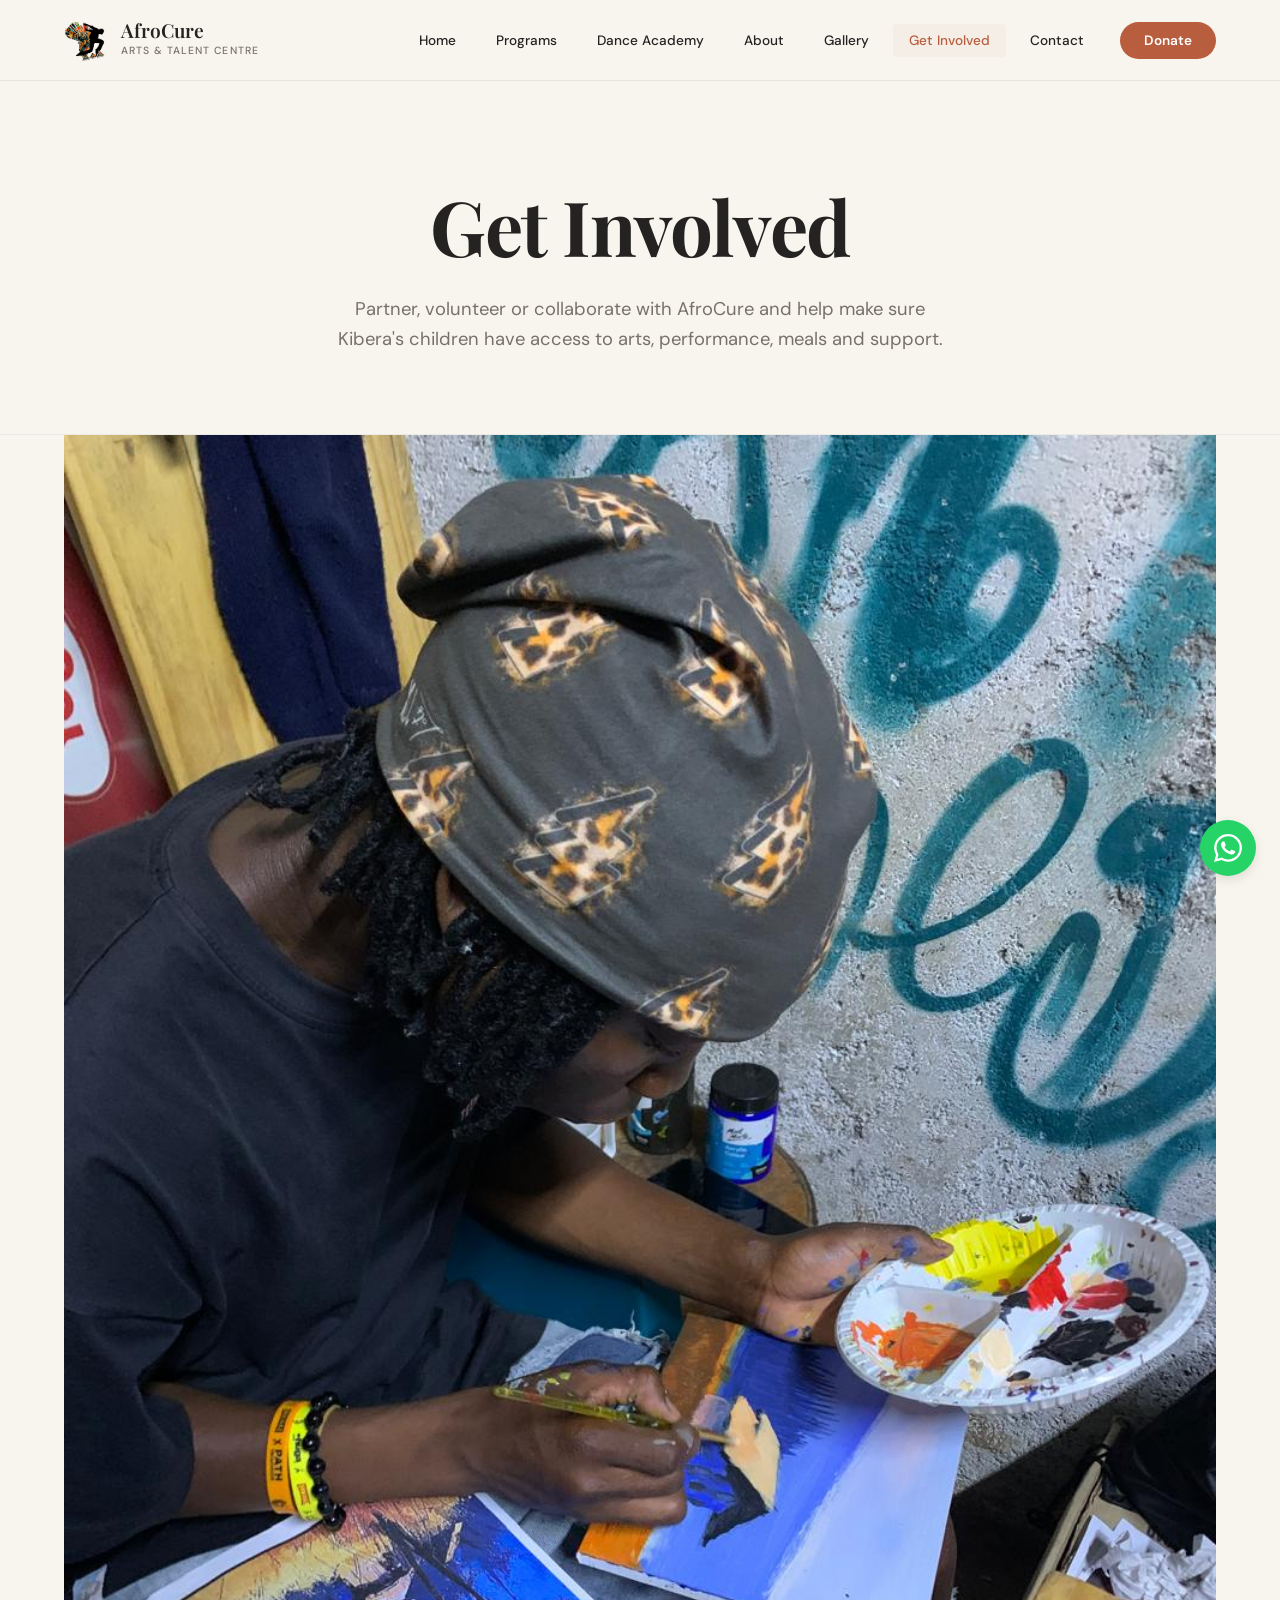
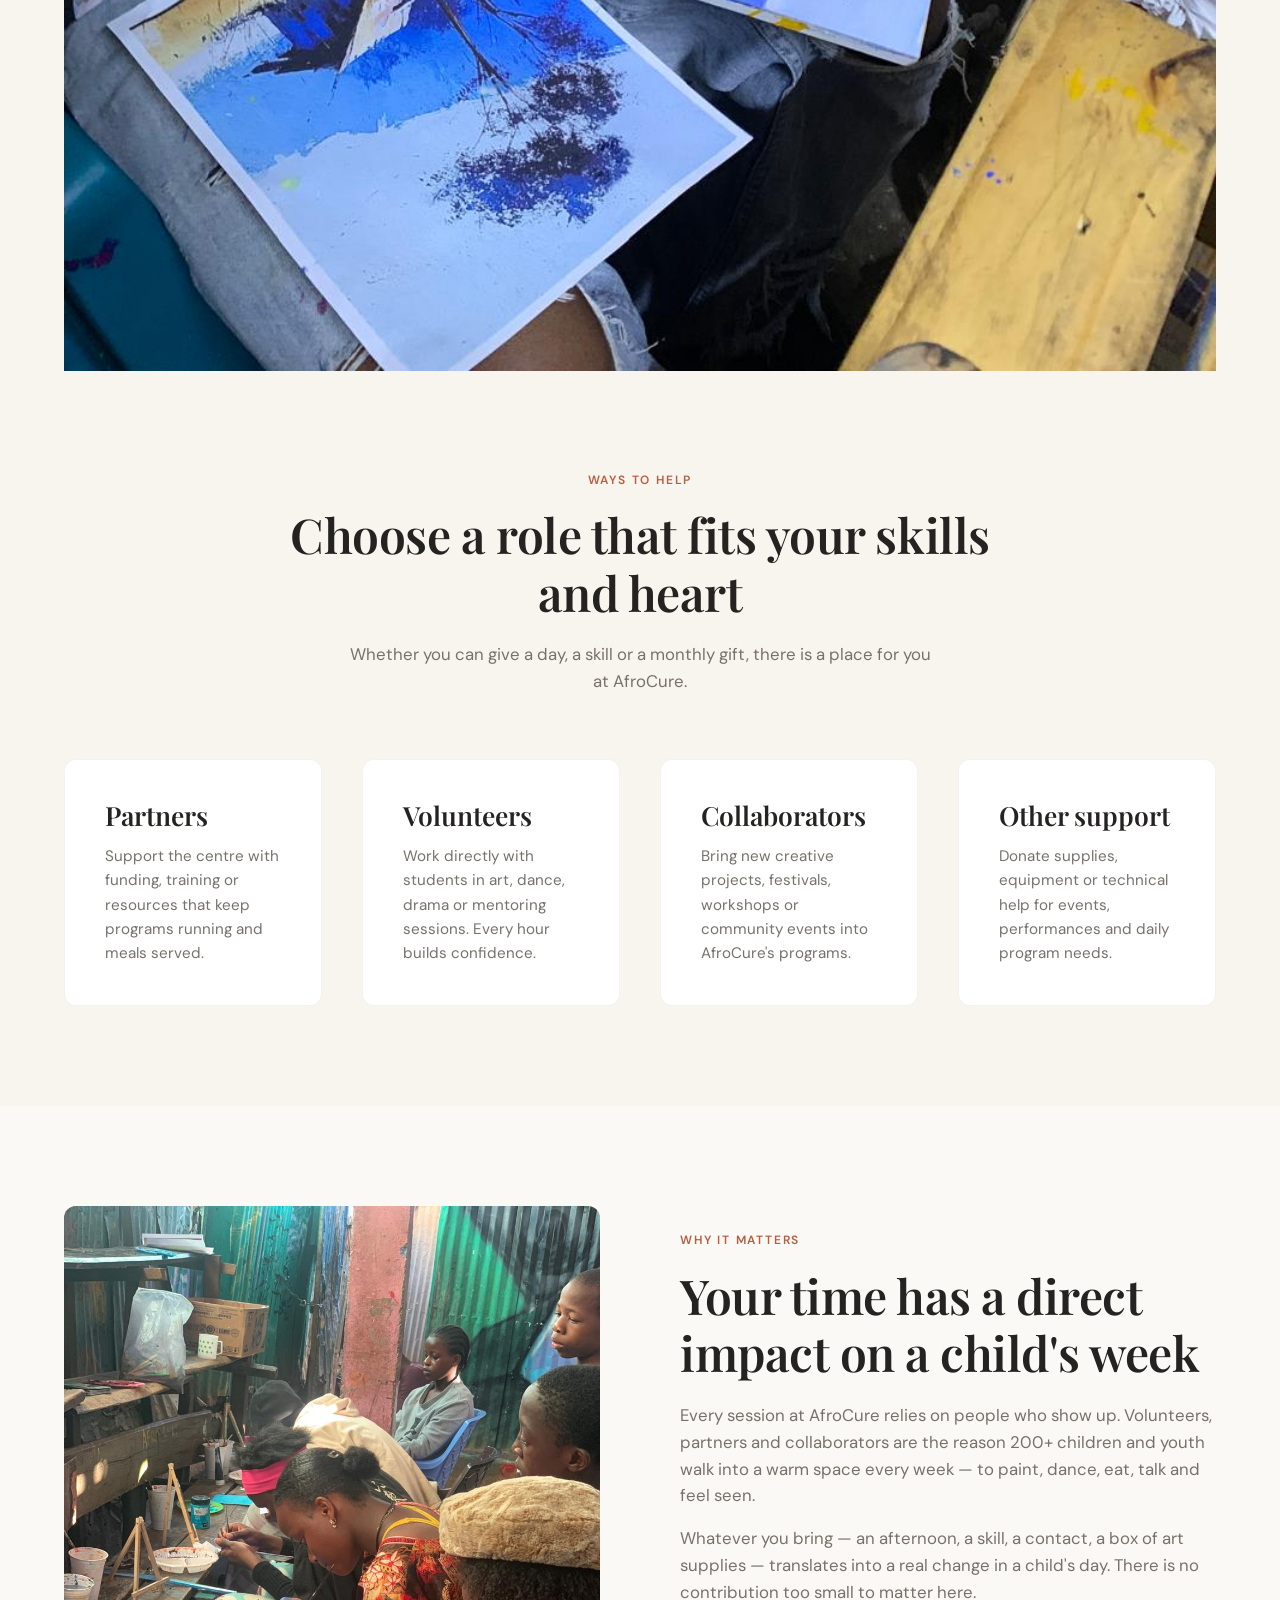
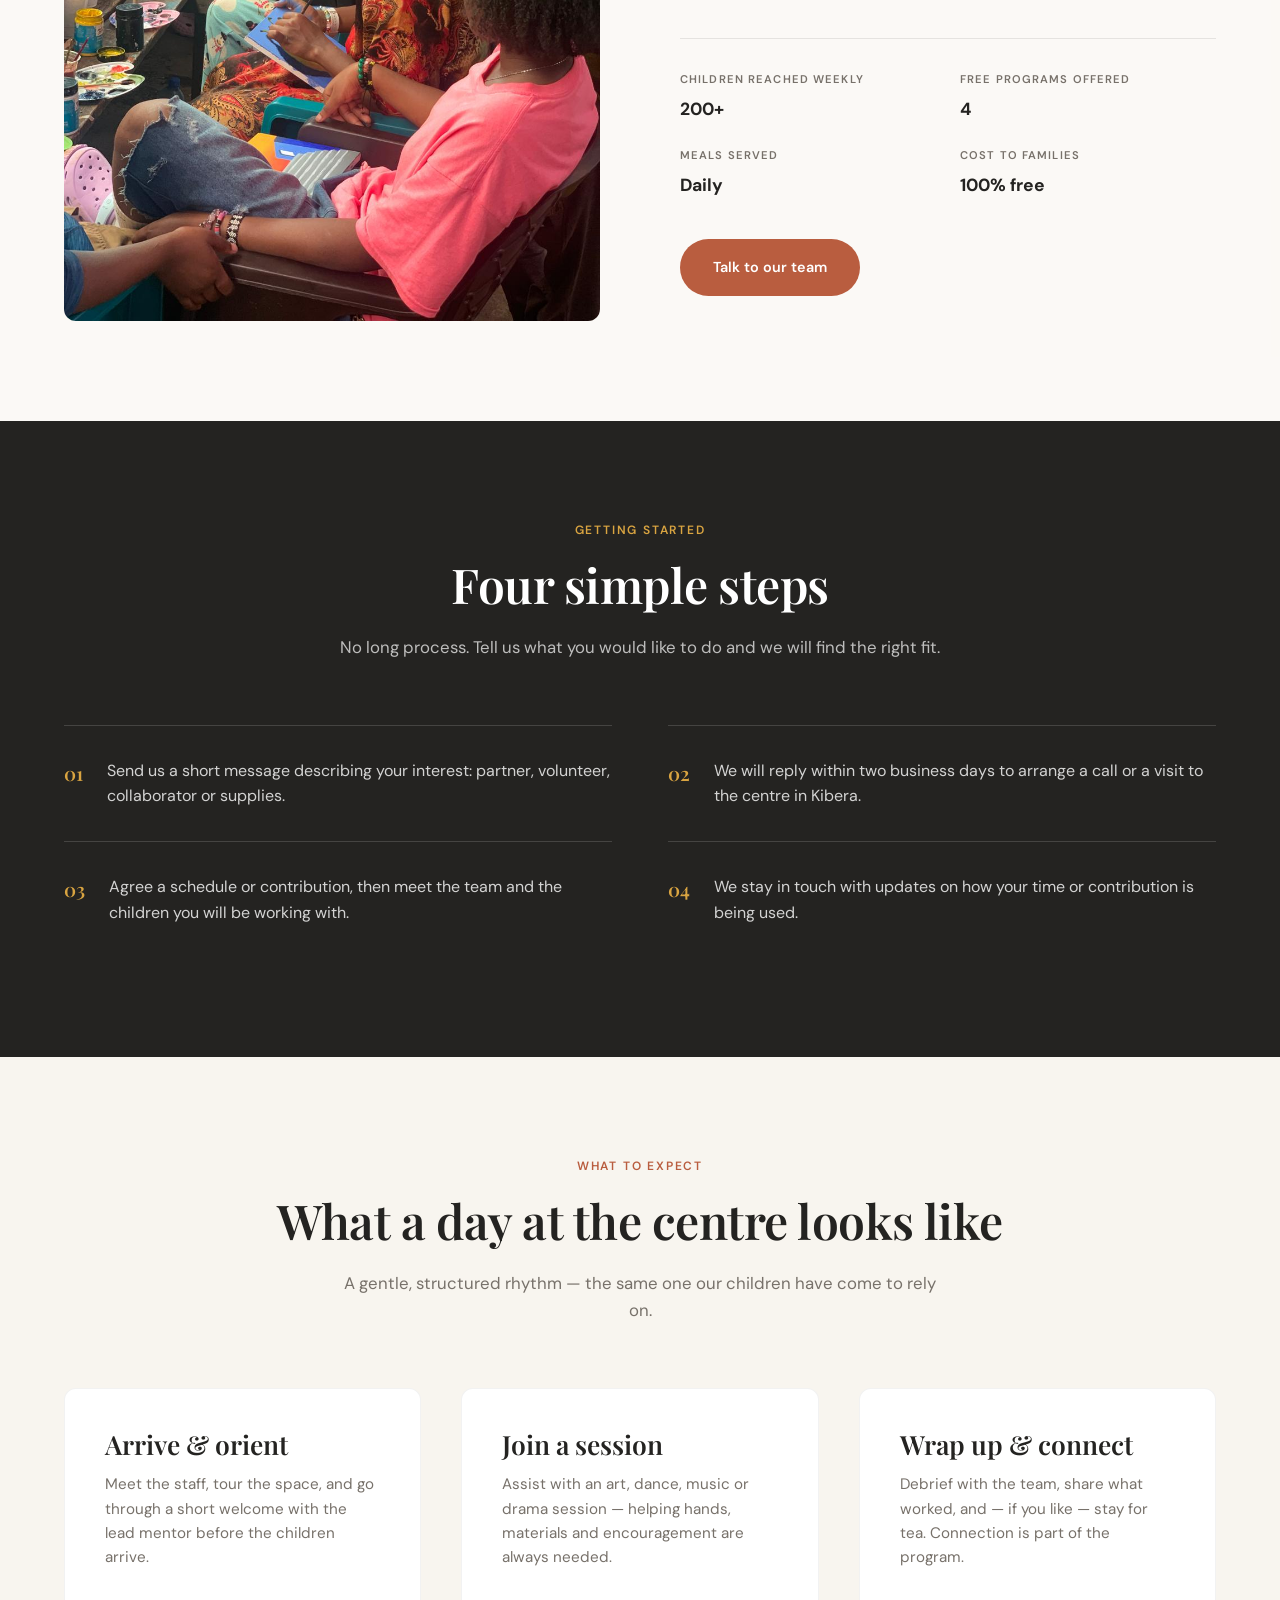
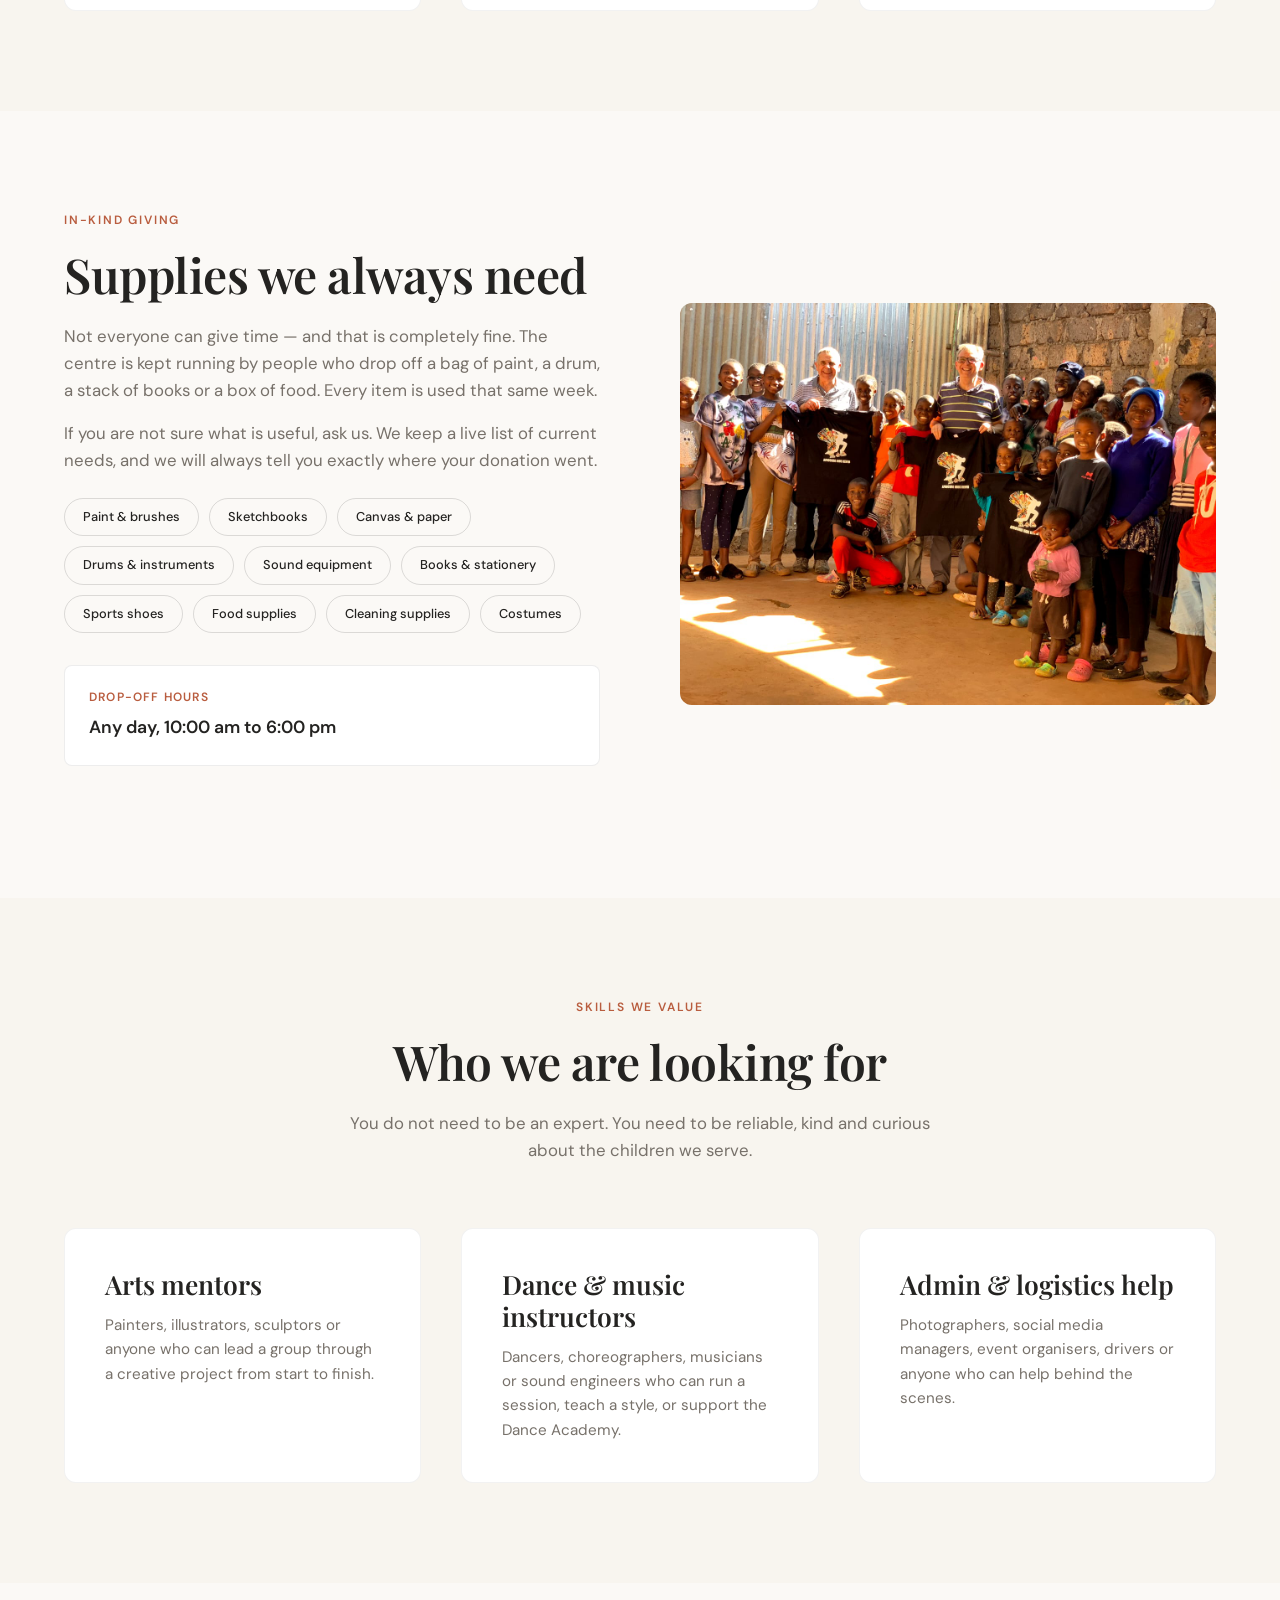
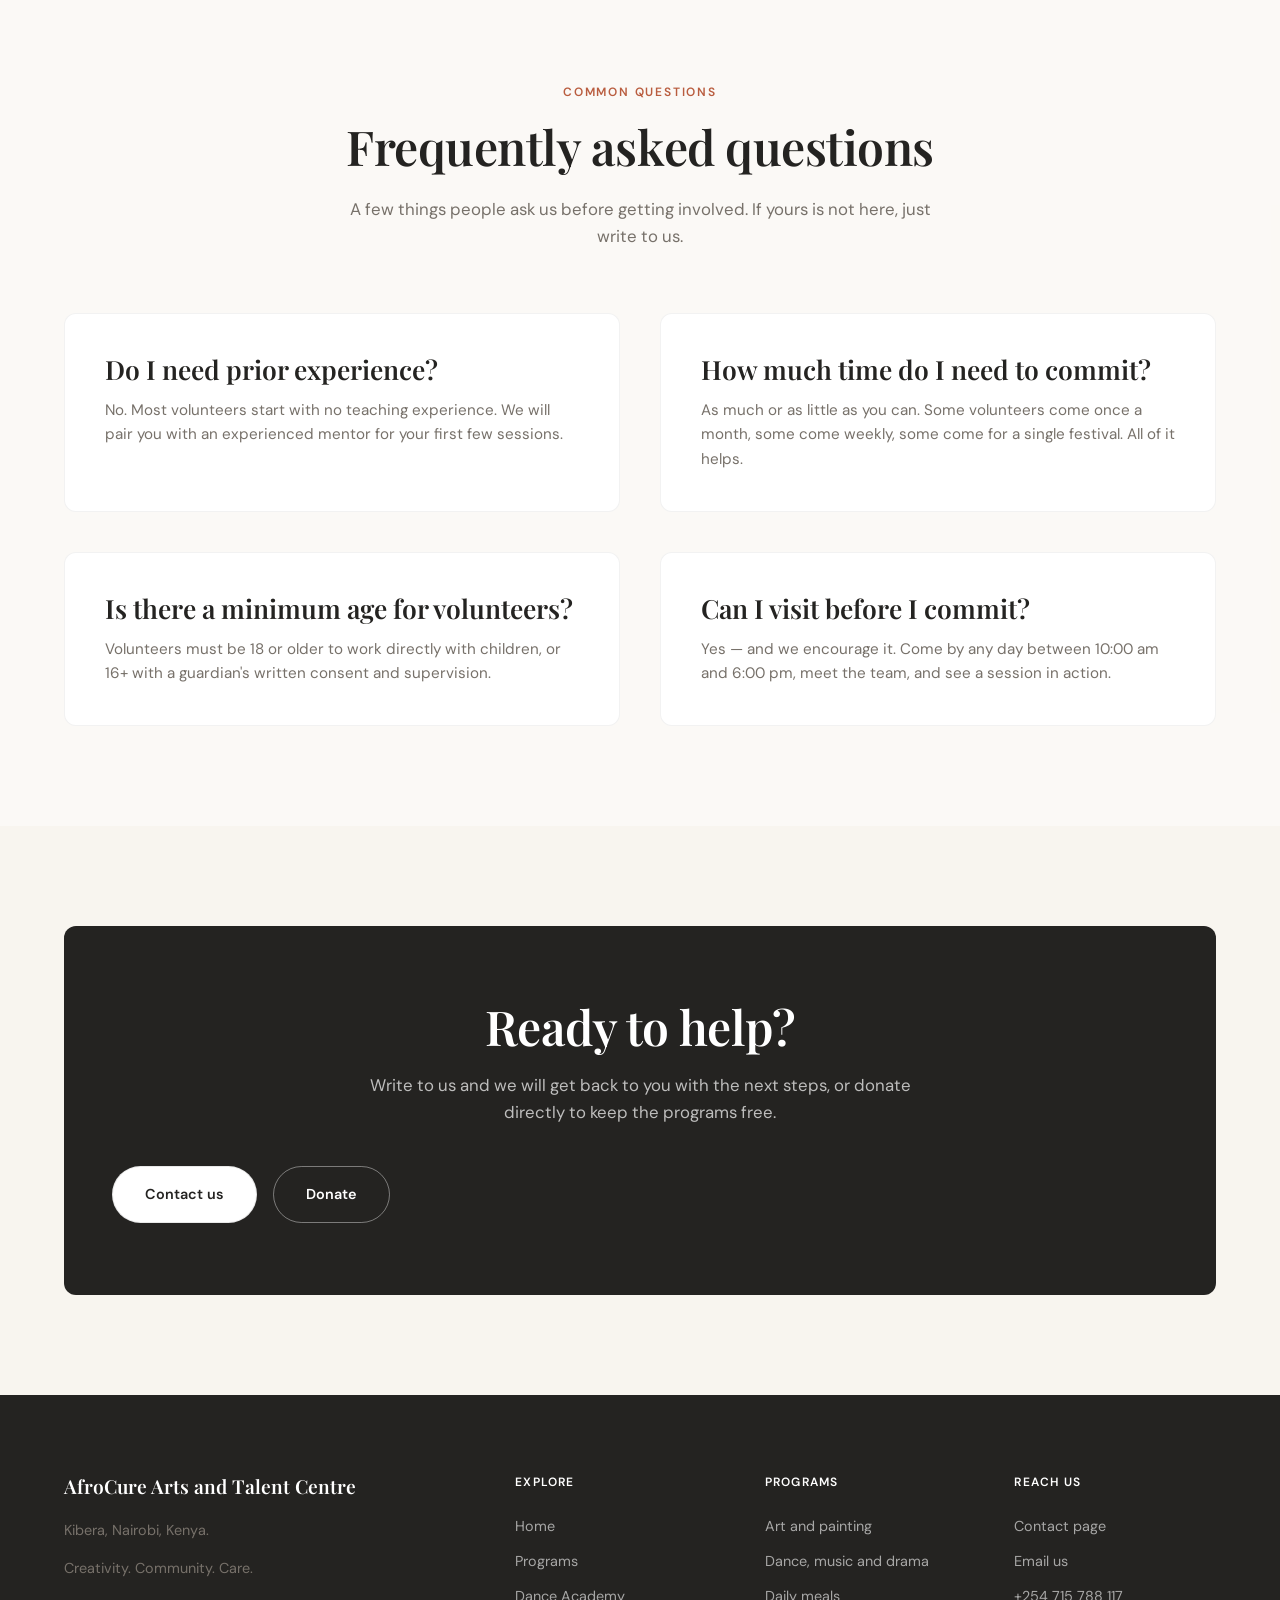
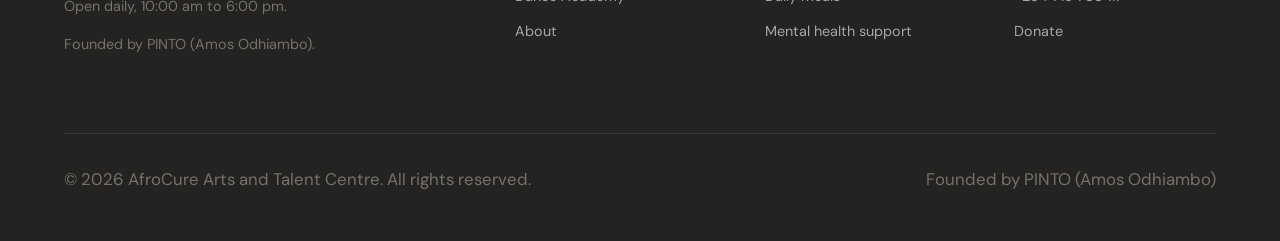
<file: involved.html>
<!DOCTYPE html>
<html lang="en">
<head>
  <meta charset="UTF-8">
  <meta name="viewport" content="width=device-width, initial-scale=1">
  <title>Get Involved — AfroCure Arts and Talent Centre</title>
  <meta name="description" content="Partner, volunteer, collaborate or donate supplies to AfroCure Arts and Talent Centre in Kibera, Nairobi.">
  <link rel="preconnect" href="https://fonts.googleapis.com">
  <link rel="preconnect" href="https://fonts.gstatic.com" crossorigin>
  <link href="https://fonts.googleapis.com/css2?family=Montserrat:wght@400;500;600;700;800&display=swap" rel="stylesheet">
  <link rel="stylesheet" href="styles.css">
  <script>document.documentElement.classList.add('js');</script>
</head>
<body>

  <header class="site-nav" id="siteNav">
    <div class="nav-inner">
      <a class="brand" href="index.html">
        <img src="img/logo.png" alt="AfroCure Arts and Talent Centre Logo" style="height: 50px; width: auto; border-radius: var(--radius-sm);">
        <span>
          <span class="brand-name">AfroCure</span>
          <span class="brand-sub">Arts &amp; Talent Centre</span>
        </span>
      </a>

      <nav aria-label="Primary">
        <ul class="nav-links">
          <li><a href="index.html">Home</a></li>
          <li><a href="programs.html">Programs</a></li>
          <li><a href="dance.html">Dance Academy</a></li>
          <li><a href="about.html">About</a></li>
          <li><a href="gallery.html">Gallery</a></li>
          <li><a href="involved.html" class="active">Get Involved</a></li>
          <li><a href="contact.html">Contact</a></li>
          <li><a href="donate.html" class="nav-cta">Donate</a></li>
        </ul>
      </nav>

      <button class="hamburger" id="hamburger" aria-label="Open menu" aria-expanded="false" aria-controls="mobileNav">
        <span></span><span></span><span></span>
      </button>
    </div>
  </header>

  <div class="mobile-nav" id="mobileNav">
    <a href="index.html">Home</a>
    <a href="programs.html">Programs</a>
    <a href="dance.html">Dance Academy</a>
    <a href="about.html">About</a>
    <a href="gallery.html">Gallery</a>
    <a href="involved.html">Get Involved</a>
    <a href="contact.html">Contact</a>
    <a href="donate.html" class="nav-cta">Donate</a>
  </div>

  <section class="page-hero">
    <div class="container">
      <h1>Get Involved</h1>
      <p>Partner, volunteer or collaborate with AfroCure and help make sure Kibera's children have access to arts, performance, meals and support.</p>
    </div>
  </section>
  <section class="page-banner">
    <div class="container">
      <img src="img/art10.jpeg" alt="Volunteers and children at AfroCure Arts and Talent Centre" loading="lazy" width="1600" height="700">
    </div>
  </section>

  <!-- ================= WAYS TO HELP ================= -->
  <section class="section">
    <div class="container">
      <div class="section-head reveal">
        <p class="eyebrow">Ways to help</p>
        <h2 class="section-title">Choose a role that fits your skills and heart</h2>
        <p class="section-desc">Whether you can give a day, a skill or a monthly gift, there is a place for you at AfroCure.</p>
      </div>

      <div class="grid grid-4">
        <article class="card reveal">
          <div class="icon-box" aria-hidden="true">
            
          </div>
          <h3>Partners</h3>
          <p>Support the centre with funding, training or resources that keep programs running and meals served.</p>
        </article>

        <article class="card reveal">
          <div class="icon-box" aria-hidden="true">
            
          </div>
          <h3>Volunteers</h3>
          <p>Work directly with students in art, dance, drama or mentoring sessions. Every hour builds confidence.</p>
        </article>

        <article class="card reveal">
          <div class="icon-box" aria-hidden="true">
            
          </div>
          <h3>Collaborators</h3>
          <p>Bring new creative projects, festivals, workshops or community events into AfroCure's programs.</p>
        </article>

        <article class="card reveal">
          <div class="icon-box" aria-hidden="true">
            
          </div>
          <h3>Other support</h3>
          <p>Donate supplies, equipment or technical help for events, performances and daily program needs.</p>
        </article>
      </div>
    </div>
  </section>

  <!-- ================= WHY INVOLVEMENT MATTERS ================= -->
  <section class="section section--soft">
    <div class="container">
      <div class="split">
        <div class="reveal">
          <!-- ============================================================
               EDITABLE IMAGE — VOLUNTEERS WITH CHILDREN
               File:    img/involved-volunteers.jpg
               Replace: photo of a volunteer working with children
               Size:    ~900 × 675  (4:3)
               ============================================================ -->
          <div class="media-block">
            <img src="img/art2.jpeg" alt="A volunteer working with children at the AfroCure centre" loading="lazy" width="900" height="675">
          </div>
        </div>

        <div class="reveal">
          <p class="eyebrow">Why it matters</p>
          <h2 class="section-title">Your time has a direct impact on a child's week</h2>
          <p>
            Every session at AfroCure relies on people who show up. Volunteers, partners and collaborators
            are the reason 200+ children and youth walk into a warm space every week — to paint, dance,
            eat, talk and feel seen.
          </p>
          <p>
            Whatever you bring — an afternoon, a skill, a contact, a box of art supplies — translates into a
            real change in a child's day. There is no contribution too small to matter here.
          </p>

          <div class="fact-grid">
            <div class="fact">
              <span class="fact-label">Children reached weekly</span>
              <span class="fact-value">200+</span>
            </div>
            <div class="fact">
              <span class="fact-label">Free programs offered</span>
              <span class="fact-value">4</span>
            </div>
            <div class="fact">
              <span class="fact-label">Meals served</span>
              <span class="fact-value">Daily</span>
            </div>
            <div class="fact">
              <span class="fact-label">Cost to families</span>
              <span class="fact-value">100% free</span>
            </div>
          </div>

          <div style="margin-top:40px;">
            <a href="contact.html" class="btn btn-primary">Talk to our team</a>
          </div>
        </div>
      </div>
    </div>
  </section>

  <!-- ================= HOW TO START ================= -->
  <section class="section section--dark">
    <div class="container">
      <div class="section-head reveal">
        <p class="eyebrow">Getting started</p>
        <h2 class="section-title">Four simple steps</h2>
        <p class="section-desc">No long process. Tell us what you would like to do and we will find the right fit.</p>
      </div>

      <div class="objective-list">
        <div class="objective reveal">
          <span class="objective-num">01</span>
          <p>Send us a short message describing your interest: partner, volunteer, collaborator or supplies.</p>
        </div>
        <div class="objective reveal">
          <span class="objective-num">02</span>
          <p>We will reply within two business days to arrange a call or a visit to the centre in Kibera.</p>
        </div>
        <div class="objective reveal">
          <span class="objective-num">03</span>
          <p>Agree a schedule or contribution, then meet the team and the children you will be working with.</p>
        </div>
        <div class="objective reveal">
          <span class="objective-num">04</span>
          <p>We stay in touch with updates on how your time or contribution is being used.</p>
        </div>
      </div>
    </div>
  </section>

  <!-- ================= A DAY AT THE CENTRE ================= -->
  <section class="section">
    <div class="container">
      <div class="section-head reveal">
        <p class="eyebrow">What to expect</p>
        <h2 class="section-title">What a day at the centre looks like</h2>
        <p class="section-desc">A gentle, structured rhythm — the same one our children have come to rely on.</p>
      </div>

      <div class="grid grid-3">
        <article class="card reveal">
          <div class="icon-box" aria-hidden="true">
           
          </div>
          <h3>Arrive &amp; orient</h3>
          <p>Meet the staff, tour the space, and go through a short welcome with the lead mentor before the children arrive.</p>
        </article>

        <article class="card reveal">
          <div class="icon-box" aria-hidden="true">
            
          </div>
          <h3>Join a session</h3>
          <p>Assist with an art, dance, music or drama session — helping hands, materials and encouragement are always needed.</p>
        </article>

        <article class="card reveal">
          <div class="icon-box" aria-hidden="true">
            
          </div>
          <h3>Wrap up &amp; connect</h3>
          <p>Debrief with the team, share what worked, and — if you like — stay for tea. Connection is part of the program.</p>
        </article>
      </div>
    </div>
  </section>

  <!-- ================= SUPPLIES WE NEED ================= -->
  <section class="section section--soft">
    <div class="container">
      <div class="split">
        <div class="reveal">
          <p class="eyebrow">In-kind giving</p>
          <h2 class="section-title">Supplies we always need</h2>
          <p>
            Not everyone can give time — and that is completely fine. The centre is kept running by people
            who drop off a bag of paint, a drum, a stack of books or a box of food. Every item is used that
            same week.
          </p>
          <p>
            If you are not sure what is useful, ask us. We keep a live list of current needs, and we will
            always tell you exactly where your donation went.
          </p>

          <div class="tag-row" style="margin-top:24px;">
            <span class="tag">Paint &amp; brushes</span>
            <span class="tag">Sketchbooks</span>
            <span class="tag">Canvas &amp; paper</span>
            <span class="tag">Drums &amp; instruments</span>
            <span class="tag">Sound equipment</span>
            <span class="tag">Books &amp; stationery</span>
            <span class="tag">Sports shoes</span>
            <span class="tag">Food supplies</span>
            <span class="tag">Cleaning supplies</span>
            <span class="tag">Costumes</span>
          </div>

          <div class="schedule-box" style="margin-top:32px;">
            <h4>Drop-off hours</h4>
            <p>Any day, 10:00 am to 6:00 pm</p>
          </div>
        </div>

        <div class="reveal">
          <!-- ============================================================
               EDITABLE IMAGE — SUPPLIES / IN-KIND DONATIONS
               File:    img/involved-supplies.jpg
               Replace: photo of art supplies, instruments or donations
               Size:    ~900 × 675  (4:3)
               ============================================================ -->
          <div class="media-block">
            <img src="img/5.jpeg" alt="Art supplies and instruments donated to AfroCure" loading="lazy" width="900" height="675">
          </div>
        </div>
      </div>
    </div>
  </section>

  <!-- ================= WHO WE ARE LOOKING FOR ================= -->
  <section class="section">
    <div class="container">
      <div class="section-head reveal">
        <p class="eyebrow">Skills we value</p>
        <h2 class="section-title">Who we are looking for</h2>
        <p class="section-desc">You do not need to be an expert. You need to be reliable, kind and curious about the children we serve.</p>
      </div>

      <div class="grid grid-3">
        <article class="card reveal">
          <h3>Arts mentors</h3>
          <p>Painters, illustrators, sculptors or anyone who can lead a group through a creative project from start to finish.</p>
        </article>

        <article class="card reveal">
          <h3>Dance &amp; music instructors</h3>
          <p>Dancers, choreographers, musicians or sound engineers who can run a session, teach a style, or support the Dance Academy.</p>
        </article>

        <article class="card reveal">
          <h3>Admin &amp; logistics help</h3>
          <p>Photographers, social media managers, event organisers, drivers or anyone who can help behind the scenes.</p>
        </article>
      </div>
    </div>
  </section>

  <!-- ================= FAQ ================= -->
  <section class="section section--soft">
    <div class="container">
      <div class="section-head reveal">
        <p class="eyebrow">Common questions</p>
        <h2 class="section-title">Frequently asked questions</h2>
        <p class="section-desc">A few things people ask us before getting involved. If yours is not here, just write to us.</p>
      </div>

      <div class="grid grid-2">
        <article class="card reveal">
          <h3>Do I need prior experience?</h3>
          <p>No. Most volunteers start with no teaching experience. We will pair you with an experienced mentor for your first few sessions.</p>
        </article>

        <article class="card reveal">
          <h3>How much time do I need to commit?</h3>
          <p>As much or as little as you can. Some volunteers come once a month, some come weekly, some come for a single festival. All of it helps.</p>
        </article>

        <article class="card reveal">
          <h3>Is there a minimum age for volunteers?</h3>
          <p>Volunteers must be 18 or older to work directly with children, or 16+ with a guardian's written consent and supervision.</p>
        </article>

        <article class="card reveal">
          <h3>Can I visit before I commit?</h3>
          <p>Yes — and we encourage it. Come by any day between 10:00 am and 6:00 pm, meet the team, and see a session in action.</p>
        </article>
      </div>
    </div>
  </section>

  <!-- ================= CTA ================= -->
  <section class="section">
    <div class="container">
      <div class="cta-panel reveal">
        <h2>Ready to help?</h2>
        <p>Write to us and we will get back to you with the next steps, or donate directly to keep the programs free.</p>
        <div class="hero-actions">
          <a href="contact.html" class="btn btn-light">Contact us</a>
          <a href="donate.html" class="btn btn-ghost">Donate</a>
        </div>
      </div>
    </div>
  </section>

  <footer class="site-footer">
    <div class="container">
      <div class="footer-grid">
        <div class="footer-brand">
          <h3>AfroCure Arts and Talent Centre</h3>
          <p>Kibera, Nairobi, Kenya.</p>
          <p>Creativity. Community. Care.</p>
          <p>Open daily, 10:00 am to 6:00 pm.</p>
          <p>Founded by PINTO (Amos Odhiambo).</p>
        </div>

        <div class="footer-col">
          <h4>Explore</h4>
          <a href="index.html">Home</a>
          <a href="programs.html">Programs</a>
          <a href="dance.html">Dance Academy</a>
          <a href="about.html">About</a>
        </div>

        <div class="footer-col">
          <h4>Programs</h4>
          <a href="programs.html">Art and painting</a>
          <a href="programs.html">Dance, music and drama</a>
          <a href="programs.html">Daily meals</a>
          <a href="programs.html">Mental health support</a>
        </div>

        <div class="footer-col">
          <h4>Reach us</h4>
          <a href="contact.html">Contact page</a>
          <a href="mailto:afrocureartsandtalentcentre@gmail.com">Email us</a>
          <a href="tel:+254715788117">+254 715 788 117</a>
          <a href="donate.html">Donate</a>
        </div>
      </div>

      <div class="footer-bottom">
        <p>&copy; 2026 AfroCure Arts and Talent Centre. All rights reserved.</p>
        <p>Founded by PINTO (Amos Odhiambo)</p>
      </div>
    </div>
  </footer>

  <button class="to-top" id="backToTop" aria-label="Back to top">
    <svg viewBox="0 0 24 24" fill="none" stroke="currentColor" stroke-width="2" stroke-linecap="round" stroke-linejoin="round">
      <line x1="12" y1="19" x2="12" y2="5"></line>
      <polyline points="5 12 12 5 19 12"></polyline>
    </svg>
  </button>

  <script src="script.js"></script>
</body>
</html>
</file>
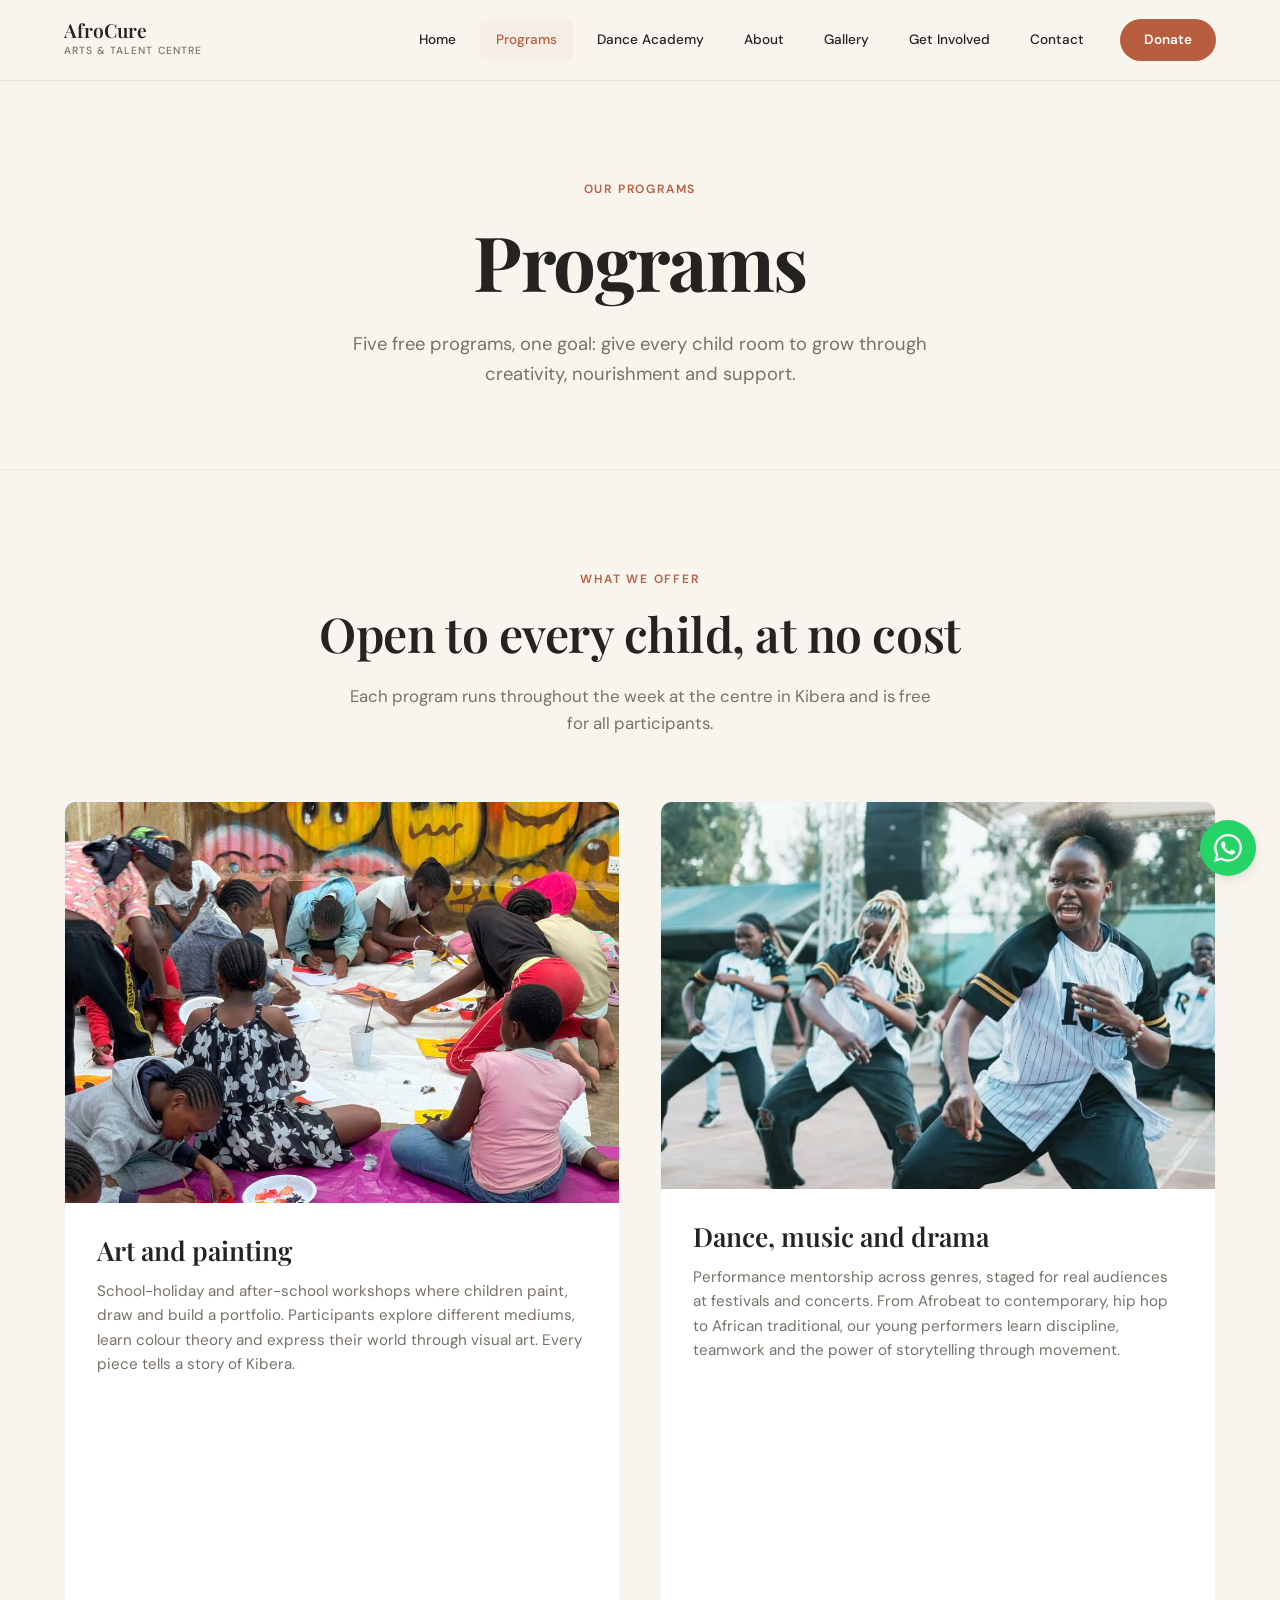
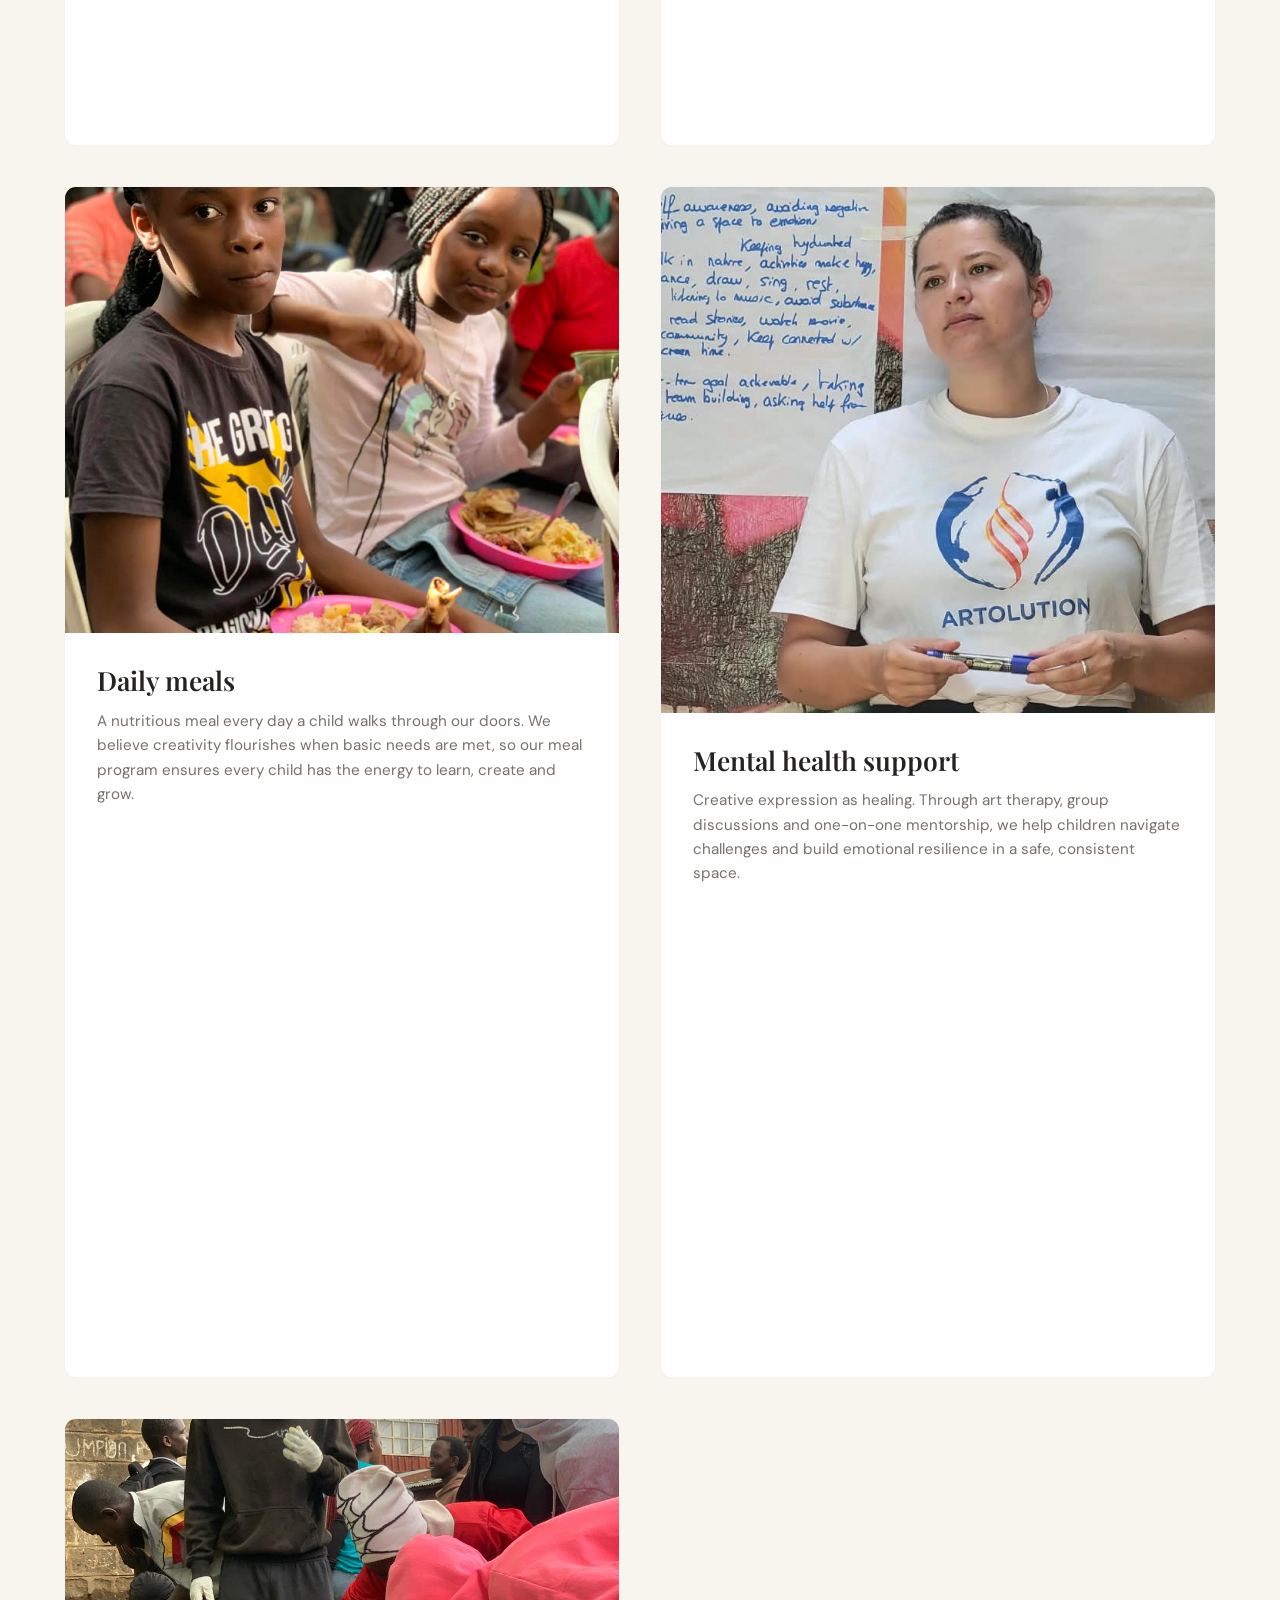
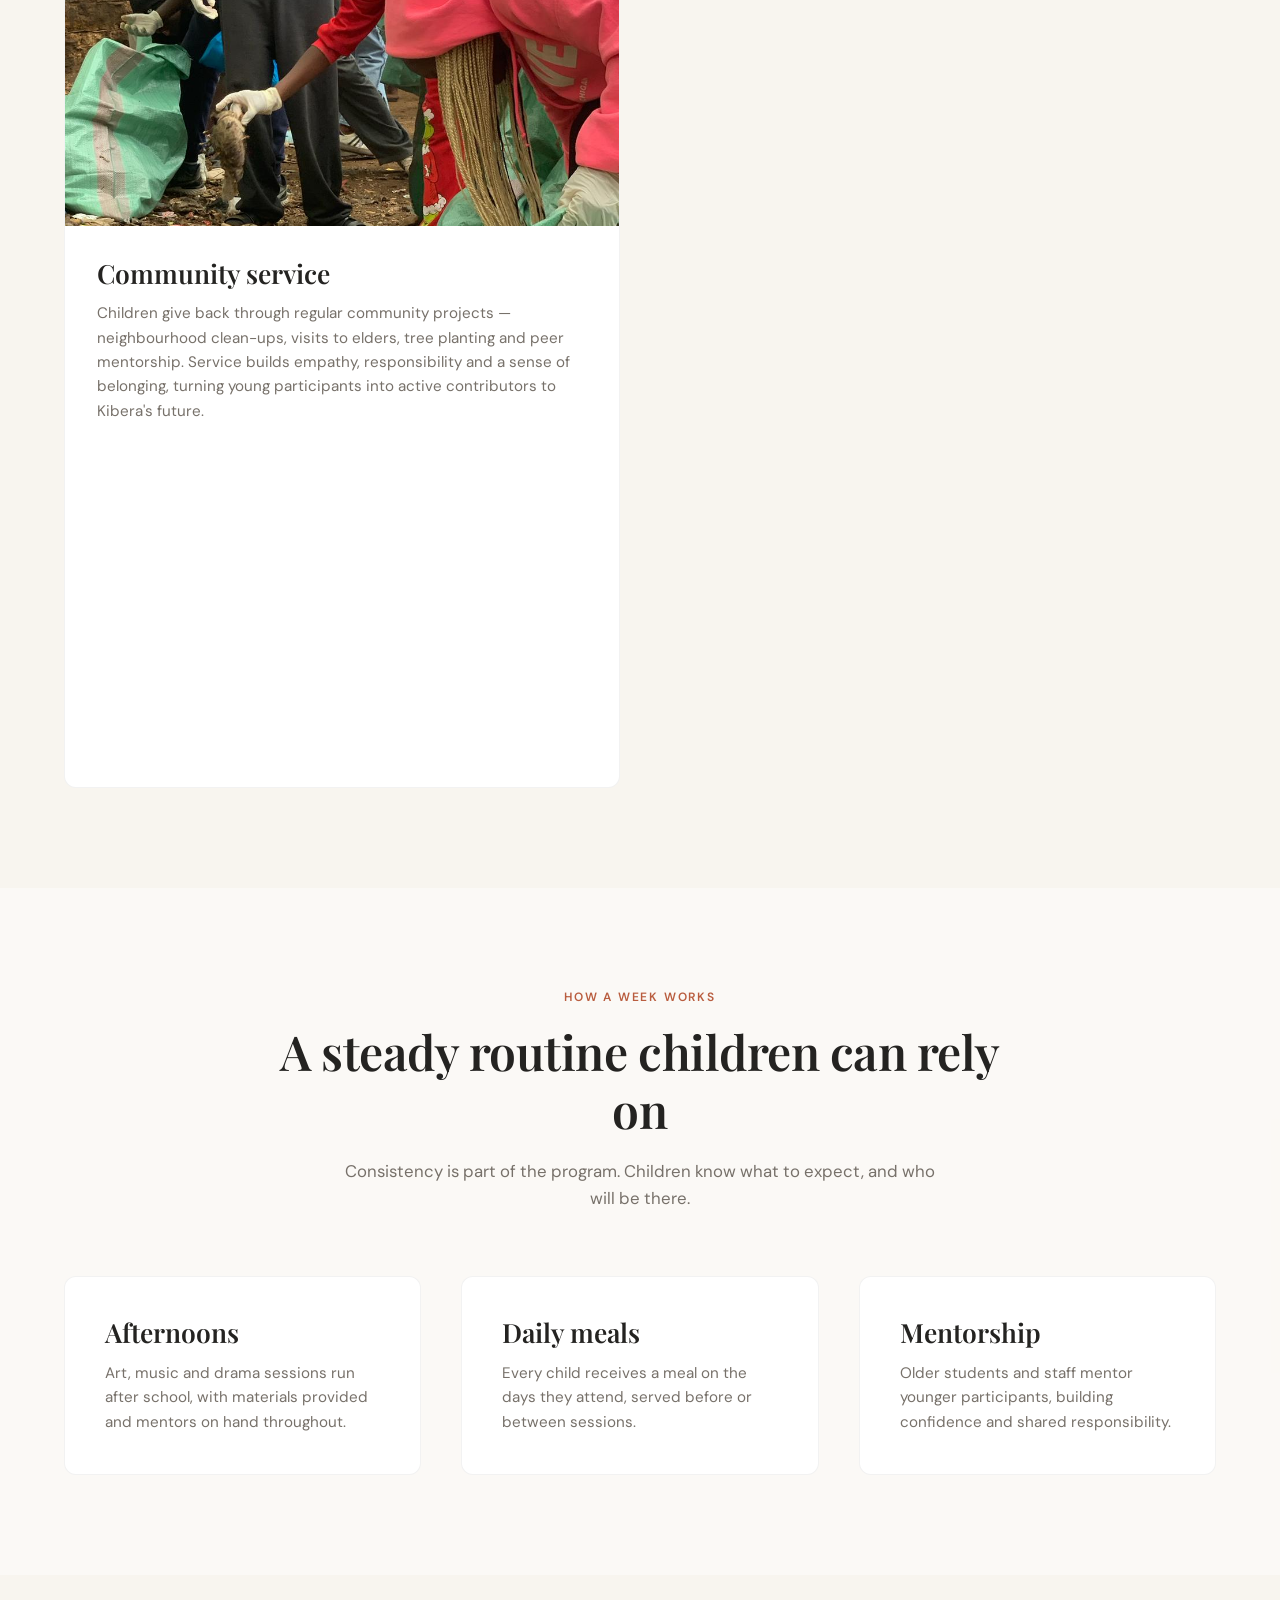
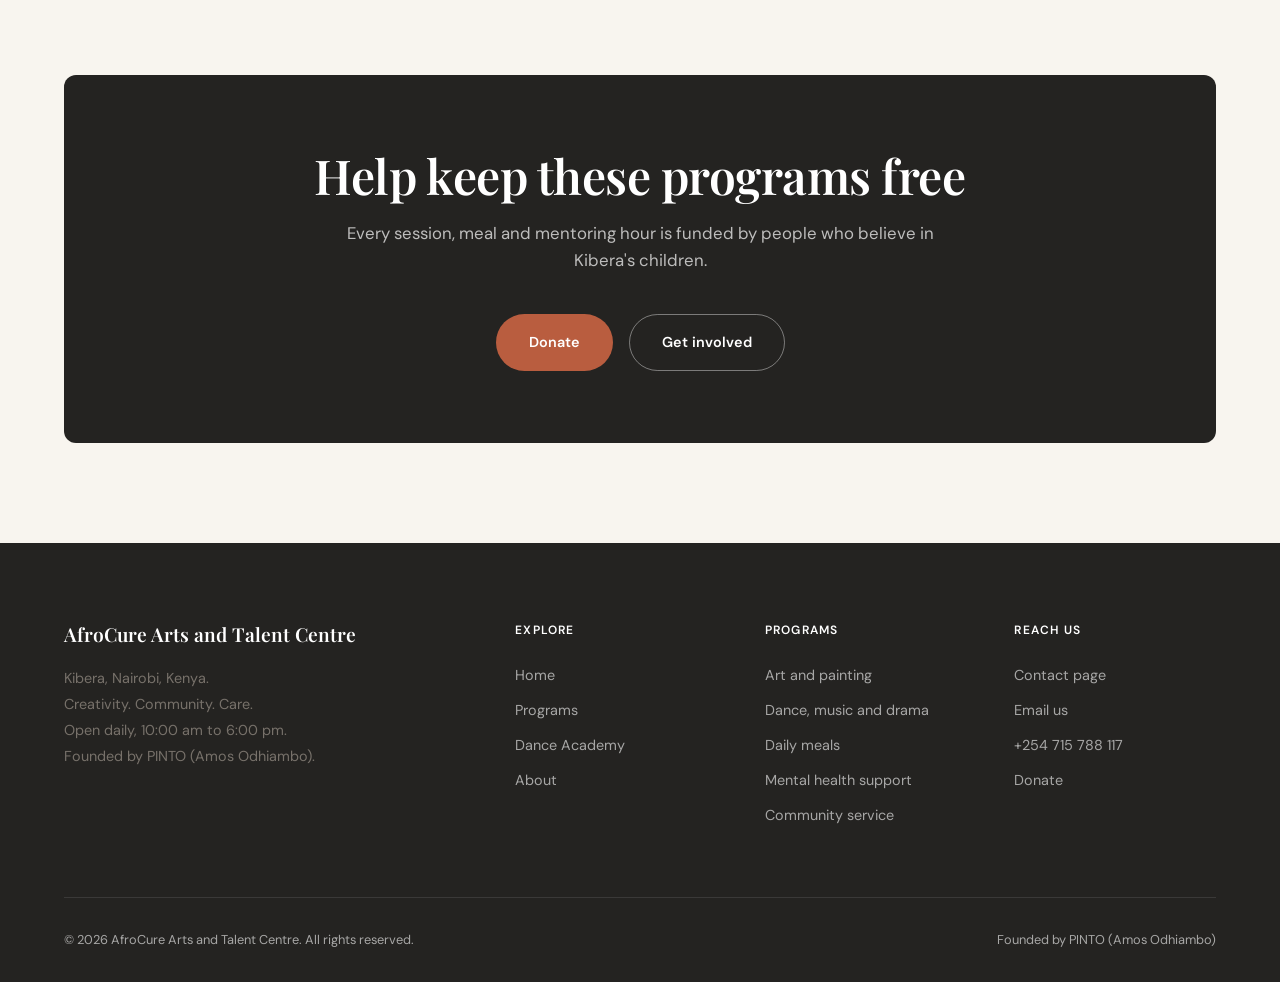
<file: programs.html>
<!DOCTYPE html>
<html lang="en">
<head>
  <meta charset="UTF-8" />
  <meta name="viewport" content="width=device-width, initial-scale=1.0" />
  <title>Programs — AfroCure Arts and Talent Centre</title>
  <meta name="description" content="Five free programs that give every child in Kibera room to grow through creativity, nourishment, service and support." />
  <link rel="stylesheet" href="styles.css" />
</head>
<body class="js">

  <!-- NAVIGATION -->
  <header class="site-nav" id="siteNav">
    <div class="nav-inner">
      <a href="index.html" class="brand">
        <div>
          <span class="brand-name">AfroCure</span>
          <span class="brand-sub">Arts &amp; Talent Centre</span>
        </div>
      </a>
      <nav class="nav-links">
        <a href="index.html">Home</a>
        <a href="programs.html" class="active">Programs</a>
        <a href="dance.html">Dance Academy</a>
        <a href="about.html">About</a>
        <a href="gallery.html">Gallery</a>
        <a href="involved.html">Get Involved</a>
        <a href="contact.html">Contact</a>
        <a href="donate.html" class="nav-cta">Donate</a>
      </nav>
      <button class="hamburger" id="hamburger" aria-label="Open menu">
        <span></span><span></span><span></span>
      </button>
    </div>
  </header>

  <!-- MOBILE NAV -->
  <div class="mobile-nav" id="mobileNav">
    <a href="index.html">Home</a>
    <a href="programs.html">Programs</a>
    <a href="dance.html">Dance Academy</a>
    <a href="about.html">About</a>
    <a href="gallery.html">Gallery</a>
    <a href="involved.html">Get Involved</a>
    <a href="contact.html">Contact</a>
    <a href="donate.html" class="nav-cta">Donate</a>
  </div>

  <!-- PAGE HERO -->
  <section class="page-hero">
    <div class="container">
      <span class="eyebrow">Our Programs</span>
      <h1>Programs</h1>
      <p>Five free programs, one goal: give every child room to grow through creativity, nourishment and support.</p>
    </div>
  </section>

  <!-- WHAT WE OFFER -->
  <section class="section">
    <div class="container">
      <div class="section-head reveal">
        <span class="eyebrow">What we offer</span>
        <h2 class="section-title">Open to every child, at no cost</h2>
        <p class="section-desc">Each program runs throughout the week at the centre in Kibera and is free for all participants.</p>
      </div>

      <div class="grid grid-2">

        <!-- 1. Art and painting -->
        <article class="program-card reveal">
          <div class="program-media">
            <img src="img/art1.jpeg" alt="Children painting at AfroCure Arts and Talent Centre"/>
          </div>
          <div class="program-body">
            <h3>Art and painting</h3>
            <p>School-holiday and after-school workshops where children paint, draw and build a portfolio. Participants explore different mediums, learn colour theory and express their world through visual art. Every piece tells a story of Kibera.</p>
          </div>
        </article>

        <!-- 2. Dance, music and drama -->
        <article class="program-card reveal">
          <div class="program-media">
            <img src="img/dance.jpeg" alt="Young performers rehearsing dance and drama" />
          </div>
          <div class="program-body">
            <h3>Dance, music and drama</h3>
            <p>Performance mentorship across genres, staged for real audiences at festivals and concerts. From Afrobeat to contemporary, hip hop to African traditional, our young performers learn discipline, teamwork and the power of storytelling through movement.</p>
          </div>
        </article>

        <!-- 3. Daily meals -->
        <article class="program-card reveal">
          <div class="program-media">
            <img src="img/food++.jpeg" alt="Children sharing a nutritious meal at the centre" />
          </div>
          <div class="program-body">
            <h3>Daily meals</h3>
            <p>A nutritious meal every day a child walks through our doors. We believe creativity flourishes when basic needs are met, so our meal program ensures every child has the energy to learn, create and grow.</p>
          </div>
        </article>

        <!-- 4. Mental health support -->
        <article class="program-card reveal">
          <div class="program-media">
            <img src="img/art13.jpeg" alt="Mentorship and art therapy session" />
          </div>
          <div class="program-body">
            <h3>Mental health support</h3>
            <p>Creative expression as healing. Through art therapy, group discussions and one-on-one mentorship, we help children navigate challenges and build emotional resilience in a safe, consistent space.</p>
          </div>
        </article>

        <!-- 5. Community service -->
        <article class="program-card reveal">
          <div class="program-media">
            <img src="img/piing.jpeg" alt="Children volunteering and serving the Kibera community" />
          </div>
          <div class="program-body">
            <h3>Community service</h3>
            <p>Children give back through regular community projects — neighbourhood clean-ups, visits to elders, tree planting and peer mentorship. Service builds empathy, responsibility and a sense of belonging, turning young participants into active contributors to Kibera's future.</p>
          </div>
        </article>

      </div>
    </div>
  </section>

  <!-- HOW A WEEK WORKS -->
  <section class="section section--soft">
    <div class="container">
      <div class="section-head reveal">
        <span class="eyebrow">How a week works</span>
        <h2 class="section-title">A steady routine children can rely on</h2>
        <p class="section-desc">Consistency is part of the program. Children know what to expect, and who will be there.</p>
      </div>

      <div class="grid grid-3">
        <div class="card reveal">
          <h3>Afternoons</h3>
          <p>Art, music and drama sessions run after school, with materials provided and mentors on hand throughout.</p>
        </div>
        <div class="card reveal">
          <h3>Daily meals</h3>
          <p>Every child receives a meal on the days they attend, served before or between sessions.</p>
        </div>
        <div class="card reveal">
          <h3>Mentorship</h3>
          <p>Older students and staff mentor younger participants, building confidence and shared responsibility.</p>
        </div>
      </div>
    </div>
  </section>

  <!-- CTA -->
  <section class="section">
    <div class="container">
      <div class="cta-panel reveal">
        <h2>Help keep these programs free</h2>
        <p>Every session, meal and mentoring hour is funded by people who believe in Kibera's children.</p>
        <div class="hero-actions" style="justify-content:center;">
          <a href="donate.html" class="btn btn-primary">Donate</a>
          <a href="involved.html" class="btn btn-ghost">Get involved</a>
        </div>
      </div>
    </div>
  </section>

  <!-- FOOTER -->
  <footer class="site-footer">
    <div class="container">
      <div class="footer-grid">
        <div class="footer-brand">
          <h3>AfroCure Arts and Talent Centre</h3>
          <p>Kibera, Nairobi, Kenya.<br/>Creativity. Community. Care.<br/>Open daily, 10:00 am to 6:00 pm.<br/>Founded by PINTO (Amos Odhiambo).</p>
        </div>
        <div class="footer-col">
          <h4>Explore</h4>
          <a href="index.html">Home</a>
          <a href="programs.html">Programs</a>
          <a href="dance.html">Dance Academy</a>
          <a href="about.html">About</a>
        </div>
        <div class="footer-col">
          <h4>Programs</h4>
          <a href="programs.html">Art and painting</a>
          <a href="programs.html">Dance, music and drama</a>
          <a href="programs.html">Daily meals</a>
          <a href="programs.html">Mental health support</a>
          <a href="programs.html">Community service</a>
        </div>
        <div class="footer-col">
          <h4>Reach us</h4>
          <a href="contact.html">Contact page</a>
          <a href="mailto:afrocureartsandtalentcentre@gmail.com">Email us</a>
          <a href="tel:+254715788117">+254 715 788 117</a>
          <a href="donate.html">Donate</a>
        </div>
      </div>
      <div class="footer-bottom">
        <span>© 2026 AfroCure Arts and Talent Centre. All rights reserved.</span>
        <span>Founded by PINTO (Amos Odhiambo)</span>
      </div>
    </div>
  </footer>

  <!-- FLOATING BUTTONS -->
  <button class="to-top" id="toTop" aria-label="Back to top">
    <svg viewBox="0 0 24 24" fill="none" stroke="currentColor" stroke-width="2.5" stroke-linecap="round" stroke-linejoin="round"><polyline points="18 15 12 9 6 15"></polyline></svg>
  </button>
  <a href="https://wa.me/254715788117" class="whatsapp-float" aria-label="Chat on WhatsApp" target="_blank" rel="noopener">
    <svg viewBox="0 0 24 24" fill="currentColor"><path d="M20.52 3.48A11.93 11.93 0 0 0 12.04 0C5.46 0 .12 5.34.12 11.92c0 2.1.55 4.15 1.6 5.96L0 24l6.3-1.66a11.9 11.9 0 0 0 5.74 1.46h.01c6.58 0 11.92-5.34 11.92-11.92 0-3.18-1.24-6.17-3.45-8.4zM12.05 21.8h-.01a9.9 9.9 0 0 1-5.05-1.38l-.36-.21-3.74.98 1-3.64-.24-.37a9.86 9.86 0 0 1-1.52-5.26c0-5.47 4.45-9.92 9.93-9.92 2.65 0 5.14 1.03 7.01 2.9a9.84 9.84 0 0 1 2.9 7.02c0 5.47-4.45 9.92-9.92 9.92zm5.44-7.42c-.3-.15-1.77-.87-2.04-.97-.27-.1-.47-.15-.67.15-.2.3-.77.97-.94 1.17-.17.2-.35.22-.65.07-.3-.15-1.26-.46-2.4-1.48a9.06 9.06 0 0 1-1.67-2.07c-.17-.3-.02-.46.13-.6.13-.14.3-.35.45-.52.15-.17.2-.3.3-.5.1-.2.05-.37-.02-.52-.07-.15-.67-1.62-.92-2.22-.24-.58-.49-.5-.67-.51l-.57-.01c-.2 0-.52.07-.8.37-.27.3-1.04 1.02-1.04 2.48 0 1.46 1.07 2.87 1.22 3.07.15.2 2.1 3.2 5.08 4.49.71.3 1.26.49 1.69.63.71.22 1.36.19 1.87.12.57-.08 1.77-.72 2.02-1.42.25-.7.25-1.3.17-1.42-.07-.12-.27-.2-.57-.35z"/></svg>
  </a>

  <script>
    // Nav scroll state
    const nav = document.getElementById('siteNav');
    const toTop = document.getElementById('toTop');
    window.addEventListener('scroll', () => {
      nav.classList.toggle('scrolled', window.scrollY > 20);
      toTop.classList.toggle('visible', window.scrollY > 400);
    });
    toTop.addEventListener('click', () => window.scrollTo({ top: 0, behavior: 'smooth' }));

    // Mobile menu
    const burger = document.getElementById('hamburger');
    const mobile = document.getElementById('mobileNav');
    burger.addEventListener('click', () => {
      burger.classList.toggle('active');
      mobile.classList.toggle('open');
    });
    mobile.querySelectorAll('a').forEach(a => a.addEventListener('click', () => {
      burger.classList.remove('active');
      mobile.classList.remove('open');
    }));

    // Reveal on scroll
    const io = new IntersectionObserver((entries) => {
      entries.forEach(e => { if (e.isIntersecting) { e.target.classList.add('visible'); io.unobserve(e.target); } });
    }, { threshold: 0.12 });
    document.querySelectorAll('.reveal').forEach(el => io.observe(el));
  </script>
</body>
</html>
</file>
<file: styles.css>
@import url('https://fonts.googleapis.com/css2?family=DM+Sans:opsz,wght@9..40,400;9..40,500;9..40,600;9..40,700&family=Playfair+Display:ital,wght@0,400;0,500;0,600;0,700;1,400;1,500&display=swap');

*, *::before, *::after { margin: 0; padding: 0; box-sizing: border-box; }

:root {
  /* Warm, earthy colour palette */
  --bg-ivory: #F8F5EF;
  --text-main: #242321;
  --text-muted: #77716A;
  --terracotta: #B95D3F;
  --gold: #D9A441;
  --brown: #76513B;
  --sage: #87947B;
  --white: #FFFFFF;
  /* Typography */
  --font-heading: 'Playfair Display', serif;
  --font-body: 'DM Sans', sans-serif;
  /* Layout */
  --max-width: 1200px;
  --nav-h: 80px;
  --radius-sm: 4px;
  --radius-md: 8px;
  --radius-lg: 12px;
}

html { scroll-behavior: smooth; scroll-padding-top: calc(var(--nav-h) + 24px); }

body {
  font-family: var(--font-body);
  font-size: 16px;
  line-height: 1.6;
  color: var(--text-main);
  background-color: var(--bg-ivory);
  -webkit-font-smoothing: antialiased;
  -moz-osx-font-smoothing: grayscale;
  overflow-x: hidden;
}

/* ------------------------------------------------------------
   TYPOGRAPHY
------------------------------------------------------------ */
h1, h2, h3, h4, .section-title {
  font-family: var(--font-heading);
  color: var(--text-main);
  line-height: 1.2;
  font-weight: 600;
}
h1 { font-size: clamp(2.8rem, 6vw, 4.75rem); font-weight: 700; letter-spacing: -0.02em; }
h2 { font-size: clamp(2.2rem, 4vw, 3rem); font-weight: 600; letter-spacing: -0.01em; }
h3 { font-size: clamp(1.4rem, 2.5vw, 1.65rem); font-weight: 600; }
h4 { font-size: 1.1rem; font-weight: 600; font-family: var(--font-body); }
p { margin: 0 0 16px; font-weight: 400; color: var(--text-muted); font-size: 1.05rem; }
p:last-child { margin-bottom: 0; }
ul { list-style: none; }
a { color: inherit; text-decoration: none; }
img { display: block; max-width: 100%; height: auto; }
::selection { background: var(--terracotta); color: var(--white); }

/* ------------------------------------------------------------
   LAYOUT & SECTIONS
------------------------------------------------------------ */
.container {
  width: 100%;
  max-width: var(--max-width);
  margin: 0 auto;
  padding: 0 24px;
}
.section { padding: 100px 0; position: relative; }
.section--soft { background-color: rgba(255, 255, 255, 0.4); }
.section--dark {
  background-color: var(--text-main);
  color: var(--white);
  padding: 100px 0;
}
.section--dark h2, .section--dark h3, .section--dark h4 { color: var(--white); }
.section--dark p { color: rgba(255, 255, 255, 0.7); }

.stats-widget-dark {
  background-color: var(--brown);
  color: var(--white);
}
.stats-widget-dark h2, .stats-widget-dark h3, .stats-widget-dark h4 { color: var(--white); }
.stats-widget-dark p { color: rgba(255, 255, 255, 0.9); }

.grid { display: grid; gap: 40px; align-items: stretch; }
.grid-2 { grid-template-columns: repeat(2, 1fr); }
.grid-3 { grid-template-columns: repeat(3, 1fr); }
.grid-4 { grid-template-columns: repeat(4, 1fr); }
.split {
  display: grid;
  grid-template-columns: 1fr 1fr;
  gap: 80px;
  align-items: center;
}

/* ------------------------------------------------------------
   SECTION HEADINGS (Editorial)
------------------------------------------------------------ */
.section-head {
  max-width: 760px;
  margin: 0 auto 64px;
  text-align: center;
}
.eyebrow {
  font-family: var(--font-body);
  font-size: 0.75rem;
  font-weight: 600;
  letter-spacing: 0.15em;
  text-transform: uppercase;
  color: var(--terracotta);
  margin-bottom: 16px;
  display: block;
}
.section--dark .eyebrow { color: var(--gold); }
.stats-widget-dark .eyebrow { color: var(--gold); }
.section-title { margin-bottom: 20px; }
.section-desc { font-size: 1.05rem; color: var(--text-muted); max-width: 600px; margin: 0 auto; }
.section--dark .section-desc { color: rgba(255, 255, 255, 0.7); }
.stats-widget-dark .section-desc { color: rgba(255, 255, 255, 0.8); }

/* ------------------------------------------------------------
   NAVIGATION
------------------------------------------------------------ */
.site-nav {
  position: fixed;
  top: 0; left: 0; right: 0;
  z-index: 1000;
  background: var(--bg-ivory);
  border-bottom: 1px solid rgba(36, 35, 33, 0.08);
  transition: all 0.3s ease;
}
.site-nav.scrolled {
  box-shadow: 0 4px 20px rgba(0, 0, 0, 0.04);
  background: rgba(248, 245, 239, 0.98);
  backdrop-filter: blur(10px);
}
.nav-inner {
  max-width: var(--max-width);
  margin: 0 auto;
  padding: 0 24px;
  height: var(--nav-h);
  display: flex;
  align-items: center;
  justify-content: space-between;
}
.brand { display: flex; align-items: center; gap: 12px; }
.brand-name {
  display: block;
  font-family: var(--font-heading);
  font-size: 1.2rem; font-weight: 600; color: var(--text-main);
  line-height: 1.1;
}
.brand-sub {
  display: block;
  font-size: 0.65rem; font-weight: 500; letter-spacing: 0.1em;
  text-transform: uppercase; color: var(--text-muted); margin-top: 2px;
}
.nav-links { display: flex; align-items: center; gap: 8px; }
.nav-links a {
  font-size: 0.85rem; font-weight: 500; color: var(--text-main);
  padding: 8px 16px;
  border-radius: var(--radius-sm);
  transition: all 0.2s ease;
}
.nav-links a:hover, .nav-links a.active {
  color: var(--terracotta);
  background: rgba(185, 93, 63, 0.05);
}
.nav-links a.nav-cta {
  background: var(--terracotta); color: var(--white); margin-left: 12px;
  font-weight: 600;
  padding: 10px 24px;
  border-radius: 50px;
}
.nav-links a.nav-cta:hover { background: #a04a2f; }
.hamburger {
  display: none; flex-direction: column; gap: 5px;
  background: none; border: 0; cursor: pointer; padding: 8px;
}
.hamburger span {
  width: 24px; height: 2px; background: var(--text-main);
  transition: 0.2s;
}
.hamburger.active span:nth-child(1) { transform: translateY(7px) rotate(45deg); }
.hamburger.active span:nth-child(2) { opacity: 0; }
.hamburger.active span:nth-child(3) { transform: translateY(-7px) rotate(-45deg); }
.mobile-nav {
  position: fixed; inset: 0; z-index: 999;
  background: var(--bg-ivory); display: none;
  flex-direction: column; align-items: center; justify-content: center; gap: 16px;
}
.mobile-nav.open { display: flex; }
.mobile-nav a {
  font-family: var(--font-heading);
  font-size: 1.5rem; font-weight: 600; padding: 12px 32px;
  color: var(--text-main);
}
.mobile-nav a.nav-cta {
  background: var(--terracotta); color: var(--white);
  margin-top: 24px; border-radius: 50px; padding: 16px 40px;
  font-family: var(--font-body); font-size: 1rem;
}

/* ------------------------------------------------------------
   BUTTONS
------------------------------------------------------------ */
.btn {
  display: inline-flex; align-items: center; justify-content: center; gap: 8px;
  padding: 16px 32px;
  font-family: var(--font-body);
  font-size: 0.9rem; font-weight: 600;
  border-radius: 50px;
  cursor: pointer; border: 1px solid transparent;
  transition: all 0.3s ease; text-align: center;
}
.btn-primary {
  background: var(--terracotta); color: var(--white);
}
.btn-primary:hover {
  background: #a04a2f; transform: translateY(-2px);
}
.btn-light { background: var(--white); color: var(--text-main); border-color: rgba(36, 35, 33, 0.1); }
.btn-light:hover { background: #f0ebe2; }
.btn-ghost { background: transparent; color: var(--white); border-color: rgba(255, 255, 255, 0.4); }
.btn-ghost:hover { background: rgba(255, 255, 255, 0.1); border-color: var(--white); }
.btn-outline { background: transparent; color: var(--text-main); border-color: rgba(36, 35, 33, 0.2); }
.btn-outline:hover { background: var(--text-main); color: var(--white); border-color: var(--text-main); }
.btn-block { width: 100%; }

/* ------------------------------------------------------------
   HERO: Full Bleed Background Image
------------------------------------------------------------ */
.hero-header {
  position: relative;
  padding: 180px 0 120px;
  min-height: 80vh;
  display: flex;
  align-items: center;
  overflow: hidden;
}
.hero-bg-image {
  position: absolute;
  inset: 0;
  background-image: var(--hero-photo, url('img/hero-main.jpg')), url("data:image/svg+xml,%3Csvg xmlns='http://www.w3.org/2000/svg' viewBox='0 0 1600 900' preserveAspectRatio='xMidYMid slice'%3E%3Cdefs%3E%3ClinearGradient id='b' x1='0' y1='0' x2='1' y2='1'%3E%3Cstop offset='0' stop-color='%2333261D'/%3E%3Cstop offset='1' stop-color='%23242321'/%3E%3C/linearGradient%3E%3CradialGradient id='t' cx='0.25' cy='0.3' r='0.8'%3E%3Cstop offset='0' stop-color='%23B95D3F' stop-opacity='0.55'/%3E%3Cstop offset='1' stop-color='%23B95D3F' stop-opacity='0'/%3E%3C/radialGradient%3E%3CradialGradient id='g' cx='0.85' cy='0.15' r='0.7'%3E%3Cstop offset='0' stop-color='%23D9A441' stop-opacity='0.5'/%3E%3Cstop offset='1' stop-color='%23D9A441' stop-opacity='0'/%3E%3C/radialGradient%3E%3C/defs%3E%3Crect width='1600' height='900' fill='url(%23b)'/%3E%3Crect width='1600' height='900' fill='url(%23t)'/%3E%3Crect width='1600' height='900' fill='url(%23g)'/%3E%3Cpath d='M0 760 L0 700 60 700 60 730 140 730 140 680 220 680 220 720 320 720 320 660 400 660 400 710 500 710 500 690 600 690 600 730 700 730 700 670 780 670 780 715 880 715 880 690 980 690 980 725 1080 725 1080 675 1160 675 1160 710 1260 710 1260 690 1360 690 1360 720 1460 720 1460 680 1540 680 1540 715 1600 715 1600 900 0 900 Z' fill='%231B1A18'/%3E%3Cg fill='%23D9A441'%3E%3Ccircle cx='180' cy='650' r='4' opacity='0.7'/%3E%3Ccircle cx='560' cy='640' r='3' opacity='0.6'/%3E%3Ccircle cx='940' cy='648' r='4' opacity='0.7'/%3E%3Ccircle cx='1320' cy='645' r='3' opacity='0.6'/%3E%3Ccircle cx='1480' cy='620' r='3' opacity='0.5'/%3E%3Ccircle cx='360' cy='600' r='2.5' opacity='0.5'/%3E%3Ccircle cx='1120' cy='595' r='2.5' opacity='0.5'/%3E%3C/g%3E%3C/svg%3E");
  background-size: cover, cover;
  background-position: center, center;
  background-repeat: no-repeat;
  background-color: var(--text-main);
  z-index: 0;
}
.hero-bg-image::after {
  content: '';
  position: absolute;
  inset: 0;
  background: linear-gradient(135deg, rgba(36, 35, 33, 0.85) 0%, rgba(118, 81, 59, 0.4) 100%);
}
.hero-content-wrapper {
  position: relative;
  z-index: 1;
}
.hero-content { max-width: 700px; }
.hero-badge {
  display: inline-block;
  border: 1px solid rgba(255, 255, 255, 0.4);
  border-radius: 50px; padding: 8px 20px; font-size: 0.75rem;
  font-weight: 500; letter-spacing: 0.1em; text-transform: uppercase;
  color: var(--white); margin-bottom: 24px;
}
.hero-header h1 { color: var(--white); margin-bottom: 24px; }
.hero-header h1 .accent { color: var(--gold); }
.hero-lead {
  font-size: 1.15rem; color: rgba(255, 255, 255, 0.9); margin-bottom: 40px; max-width: 600px;
}
.hero-actions { display: flex; gap: 16px; flex-wrap: wrap; }

.hero-stats {
  display: grid; grid-template-columns: repeat(4, 1fr);
  gap: 0; margin-top: 80px; border-top: 1px solid rgba(36, 35, 33, 0.1);
  padding-top: 40px;
}
.hero-stat { padding: 0 24px; border-right: 1px solid rgba(36, 35, 33, 0.1); }
.hero-stat:last-child { border-right: none; }
.hero-stat-num {
  font-family: var(--font-body); font-size: 2.2rem; font-weight: 700; color: var(--text-main);
}
.hero-stat-label { font-size: 0.75rem; font-weight: 500; color: var(--text-muted); margin-top: 4px; }

/* ------------------------------------------------------------
   INNER PAGE HERO
------------------------------------------------------------ */
.page-hero {
  background-color: var(--bg-ivory);
  padding: 180px 0 80px;
  text-align: center;
  border-bottom: 1px solid rgba(36, 35, 33, 0.05);
}
.page-hero h1 { color: var(--text-main); margin-bottom: 24px; }
.page-hero p { max-width: 640px; margin: 0 auto; color: var(--text-muted); font-size: 1.15rem; }

/* ------------------------------------------------------------
   CARDS (Editorial & Minimal)
   CHANGED: removed fixed heights, removed zoom on hover,
   images now show in full with object-fit: contain
------------------------------------------------------------ */
.card, .program-card, .info-card, .form-card, .tier, .method, .mini-card {
  background: var(--white);
  border: 1px solid rgba(36, 35, 33, 0.06);
  border-radius: var(--radius-lg);
  padding: 40px;
  transition: all 0.3s ease;
  height: 100%;
  display: flex;
  flex-direction: column;
}
.card:hover, .program-card:hover {
  border-color: rgba(185, 93, 63, 0.3);
  transform: translateY(-4px);
}
.card h3, .program-body h3 { margin-bottom: 12px; color: var(--text-main); }
.card p, .program-body p { font-size: 0.95rem; color: var(--text-muted); flex-grow: 1; }

/* CHANGED: no fixed height, image fills width naturally */
.program-card { padding: 0; overflow: hidden; }
.program-media {
  background: #f0ebe2;
  display: flex;
  align-items: center;
  justify-content: center;
  overflow: hidden;
}
/* CHANGED: object-fit contain so full image is visible, no crop/zoom */
.program-media img {
  width: 100%;
  height: auto;
  object-fit: contain;
  display: block;
}
/* REMOVED: .program-card:hover .program-media img zoom effect */

.program-body { padding: 32px; display: flex; flex-direction: column; height: 100%; }

.section--dark .card {
  background: rgba(255, 255, 255, 0.05);
  border-color: rgba(255, 255, 255, 0.1);
}
.section--dark .card h3 { color: var(--white); }
.section--dark .card p { color: rgba(255, 255, 255, 0.7); }

/* ------------------------------------------------------------
   OBJECTIVES (Shared styles)
------------------------------------------------------------ */
.objective-list { display: grid; grid-template-columns: 1fr 1fr; gap: 0 56px; }
.objective {
  display: flex; gap: 24px; padding: 32px 0;
  border-top: 1px solid rgba(36, 35, 33, 0.1);
}
.section--dark .objective { border-top-color: rgba(255, 255, 255, 0.15); }
.objective-num {
  font-family: var(--font-heading); font-size: 1.2rem; font-weight: 600; color: var(--terracotta);
}
.section--dark .objective-num { color: var(--gold); }
.objective p { font-size: 1rem; color: var(--text-main); font-weight: 400; margin: 0; }
.section--dark .objective p { color: rgba(255, 255, 255, 0.8); }

/* ------------------------------------------------------------
   SCHEDULE & TAGS
------------------------------------------------------------ */
.schedule-box {
  background: var(--white);
  border: 1px solid rgba(36, 35, 33, 0.08);
  border-radius: var(--radius-md);
  padding: 24px; margin: 32px 0;
}
.section--dark .schedule-box { background: rgba(255, 255, 255, 0.05); border-color: rgba(255, 255, 255, 0.1); }
.schedule-box h4 { font-size: 0.75rem; letter-spacing: 0.1em; text-transform: uppercase; color: var(--terracotta); margin-bottom: 8px; }
.section--dark .schedule-box h4 { color: var(--gold); }
.schedule-box p { font-size: 1.1rem; font-weight: 600; color: var(--text-main); margin: 0; }
.section--dark .schedule-box p { color: var(--white); }
.tag-row { display: flex; flex-wrap: wrap; gap: 10px; }
.tag {
  border: 1px solid rgba(36, 35, 33, 0.15);
  border-radius: 50px; padding: 8px 18px; font-size: 0.8rem; font-weight: 500; color: var(--text-main);
  background: transparent;
}
.section--dark .tag { border-color: rgba(255, 255, 255, 0.2); color: rgba(255, 255, 255, 0.8); }

/* ------------------------------------------------------------
   PARTNERS
------------------------------------------------------------ */
.partner-row { display: flex; flex-wrap: wrap; justify-content: center; gap: 32px; }
.partner {
  background: var(--white); border: 1px solid rgba(36, 35, 33, 0.08);
  border-radius: var(--radius-md); padding: 24px 56px;
  font-family: var(--font-heading); font-size: 1.2rem; font-weight: 600; color: var(--text-main);
}

/* ------------------------------------------------------------
   CTA & DONATE
------------------------------------------------------------ */
.cta-panel {
  background: var(--text-main);
  border-radius: var(--radius-lg);
  padding: 72px 48px; text-align: center; color: var(--white);
}
.cta-panel h2 { color: var(--white); margin-bottom: 16px; }
.cta-panel > p { color: rgba(255, 255, 255, 0.7); max-width: 600px; margin: 0 auto 40px; font-size: 1.05rem; }
.tier-grid { display: grid; grid-template-columns: repeat(3, 1fr); gap: 24px; margin-bottom: 40px; }
.tier {
  background: rgba(255, 255, 255, 0.08);
  border: 1px solid rgba(255, 255, 255, 0.15);
  padding: 32px; text-align: left;
}
.tier h3 { color: var(--gold); margin-bottom: 12px; }
.tier p { color: rgba(255, 255, 255, 0.7); font-size: 0.9rem; }
.method-row { display: flex; flex-wrap: wrap; justify-content: center; gap: 24px; margin-bottom: 40px; }
.method {
  background: rgba(255, 255, 255, 0.08);
  border: 1px solid rgba(255, 255, 255, 0.15);
  padding: 24px 40px; min-width: 240px; text-align: center;
}
.method h4 { color: var(--terracotta); margin-bottom: 8px; }
.method p { color: var(--white); font-size: 1.2rem; font-weight: 700; margin: 0; }
.method small { color: rgba(255, 255, 255, 0.6); }

/* ------------------------------------------------------------
   MEDIA BLOCK / FACTS
   CHANGED: removed fixed aspect-ratio, image shows in full
------------------------------------------------------------ */
.media-block {
  background: #f0ebe2;
  border-radius: var(--radius-lg);
  display: flex;
  align-items: center;
  justify-content: center;
  width: 100%;
  overflow: hidden;
}
/* CHANGED: object-fit contain, height auto — full image visible */
.media-block img {
  width: 100%;
  height: auto;
  object-fit: contain;
  display: block;
}

.fact-grid { display: grid; grid-template-columns: 1fr 1fr; gap: 24px; border-top: 1px solid rgba(36, 35, 33, 0.1); padding-top: 32px; margin-top: 32px; }
.fact-label { display: block; font-size: 0.7rem; font-weight: 600; letter-spacing: 0.1em; text-transform: uppercase; color: var(--text-muted); margin-bottom: 6px; }
.fact-value { display: block; font-size: 1.1rem; font-weight: 700; color: var(--text-main); }

/* ------------------------------------------------------------
   GALLERY
   CHANGED: removed fixed aspect-ratio and zoom on hover,
   images display in full
------------------------------------------------------------ */
.gallery-grid { display: grid; grid-template-columns: repeat(3, 1fr); gap: 24px; }
.gallery-item {
  position: relative;
  border-radius: var(--radius-md);
  background: #f0ebe2;
  overflow: hidden;
  cursor: pointer;
  padding: 0;
  transition: all 0.3s ease;
  width: 100%;
  border: none;
}
.gallery-item:hover { transform: translateY(-4px); }
/* CHANGED: object-fit contain, height auto, no zoom transition */
.gallery-item img {
  width: 100%;
  height: auto;
  object-fit: contain;
  display: block;
}
/* REMOVED: .gallery-item:hover img zoom effect */

.gallery-hint {
  position: absolute; bottom: 16px; right: 16px;
  background: var(--text-main); color: var(--white);
  padding: 8px 16px; border-radius: 50px;
  font-size: 0.7rem; font-weight: 600; text-transform: uppercase;
  opacity: 0; transition: opacity 0.3s ease;
}
.gallery-item:hover .gallery-hint { opacity: 1; }
.gallery-modal {
  position: fixed; inset: 0; z-index: 2000;
  background: rgba(36, 35, 33, 0.95); backdrop-filter: blur(8px);
  display: none; align-items: center; justify-content: center; padding: 24px;
}
.gallery-modal.open { display: flex; }
.gallery-dialog { width: 100%; max-width: 900px; background: var(--white); border-radius: var(--radius-lg); overflow: hidden; }
.gallery-stage {
  background: var(--text-main);
  display: flex;
  align-items: center;
  justify-content: center;
  overflow: hidden;
  min-height: 200px;
}
/* CHANGED: max-height with contain so full image is always visible */
.gallery-stage img {
  width: 100%;
  height: auto;
  max-height: 70vh;
  object-fit: contain;
}
.gallery-bar { display: flex; align-items: center; justify-content: space-between; padding: 20px 24px; border-top: 1px solid rgba(36, 35, 33, 0.1); background: var(--white); }
.gallery-index { font-size: 0.85rem; font-weight: 600; color: var(--text-muted); }
.gallery-controls { display: flex; gap: 12px; }
.gallery-controls button {
  font-family: var(--font-body); font-size: 0.8rem; font-weight: 600;
  padding: 10px 20px; background: #f0ebe2;
  border: none; border-radius: 50px;
  cursor: pointer; transition: all 0.2s ease;
}
.gallery-controls button:hover { background: var(--text-main); color: var(--white); }

/* ------------------------------------------------------------
   CONTACT
------------------------------------------------------------ */
.contact-grid { display: grid; grid-template-columns: 1fr 1.1fr; gap: 64px; align-items: start; }
.info-stack { display: grid; gap: 16px; }
.info-card { display: flex; gap: 20px; align-items: flex-start; padding: 24px; }
.info-icon {
  flex-shrink: 0; width: 48px; height: 48px;
  background: rgba(185, 93, 63, 0.08); color: var(--terracotta);
  border-radius: var(--radius-sm); display: flex; align-items: center; justify-content: center;
}
.info-icon svg { width: 20px; height: 20px; }
.info-card h4 { font-size: 0.75rem; letter-spacing: 0.1em; text-transform: uppercase; color: var(--text-muted); margin-bottom: 6px; }
.info-card p { font-size: 0.95rem; font-weight: 500; color: var(--text-main); margin: 0; }
.socials { display: flex; gap: 12px; margin-top: 16px; }
.socials a {
  width: 44px; height: 44px; border: 1px solid rgba(36, 35, 33, 0.1);
  border-radius: var(--radius-sm); display: flex; align-items: center; justify-content: center;
  color: var(--text-main); transition: all 0.2s ease;
}
.socials a:hover { background: var(--terracotta); color: var(--white); border-color: var(--terracotta); }
.socials svg { width: 18px; height: 18px; }
.form-card { padding: 48px; }
.form-card h3 { margin-bottom: 32px; }
.form-row { display: grid; grid-template-columns: 1fr 1fr; gap: 20px; }
.field { margin-bottom: 24px; }
.field label { display: block; font-size: 0.75rem; font-weight: 600; letter-spacing: 0.05em; text-transform: uppercase; color: var(--text-muted); margin-bottom: 8px; }
.field input, .field select, .field textarea {
  width: 100%; padding: 14px 16px; border: 1px solid rgba(36, 35, 33, 0.15);
  border-radius: var(--radius-sm); font-family: var(--font-body); font-size: 0.95rem;
  color: var(--text-main); background: var(--bg-ivory);
  transition: all 0.2s ease;
}
.field input:focus, .field select:focus, .field textarea:focus {
  outline: none; border-color: var(--terracotta); background: var(--white);
}
.field textarea { resize: vertical; min-height: 140px; }
.form-note { font-size: 0.8rem; color: var(--text-muted); margin-top: 16px; }

/* ------------------------------------------------------------
   FOOTER
------------------------------------------------------------ */
.site-footer { background: var(--text-main); color: rgba(255, 255, 255, 0.6); padding: 80px 0 32px; }
.footer-grid { display: grid; grid-template-columns: 2fr 1fr 1fr 1fr; gap: 48px; padding-bottom: 64px; }
.footer-brand h3 { color: var(--white); margin-bottom: 20px; font-size: 1.2rem; }
.footer-brand p { font-size: 0.9rem; line-height: 1.8; margin-bottom: 12px; }
.footer-col h4 { font-size: 0.75rem; letter-spacing: 0.1em; text-transform: uppercase; color: var(--white); margin-bottom: 20px; }
.footer-col a { display: block; color: rgba(255, 255, 255, 0.6); font-size: 0.9rem; padding: 6px 0; transition: color 0.2s; }
.footer-col a:hover { color: var(--gold); }
.footer-bottom { border-top: 1px solid rgba(255, 255, 255, 0.1); padding-top: 32px; display: flex; justify-content: space-between; flex-wrap: wrap; gap: 16px; font-size: 0.8rem; }

/* ------------------------------------------------------------
   FLOATING UI
------------------------------------------------------------ */
.to-top, .whatsapp-float {
  position: fixed; width: 56px; height: 56px;
  border-radius: 50%; display: flex; align-items: center; justify-content: center;
  cursor: pointer; z-index: 1000; box-shadow: 0 4px 12px rgba(0,0,0,0.1);
  transition: all 0.3s ease; border: none;
}
.to-top {
  right: 24px; bottom: 96px; background: var(--text-main); color: var(--white);
  opacity: 0; visibility: hidden;
}
.to-top.visible { opacity: 1; visibility: visible; }
.to-top:hover { background: var(--terracotta); transform: translateY(-3px); }
.to-top svg { width: 20px; height: 20px; }
.whatsapp-float {
  right: 24px; bottom: 24px; background: #25D366; color: var(--white);
}
.whatsapp-float:hover { transform: translateY(-3px); box-shadow: 0 8px 24px rgba(37, 211, 102, 0.3); }
.whatsapp-float svg { width: 28px; height: 28px; }

/* ------------------------------------------------------------
   ANIMATIONS & RESPONSIVE
------------------------------------------------------------ */
.js .reveal { opacity: 0; transform: translateY(20px); transition: all 0.8s ease; }
.js .reveal.visible { opacity: 1; transform: none; }

@media (prefers-reduced-motion: reduce) {
  .js .reveal { opacity: 1; transform: none; transition: none; }
  html { scroll-behavior: auto; }
}

@media (max-width: 1024px) {
  .nav-links { display: none; }
  .hamburger { display: flex; }
  .grid-4 { grid-template-columns: repeat(2, 1fr); }
  .split { grid-template-columns: 1fr; gap: 48px; }
  .contact-grid { grid-template-columns: 1fr; gap: 48px; }
  .footer-grid { grid-template-columns: 1fr 1fr; }
  .section { padding: 80px 0; }
  .hero-header { padding: 140px 0 80px; }
  .hero-stats { grid-template-columns: repeat(2, 1fr); gap: 24px; border-top: none; }
  .hero-stat { border-right: none; padding: 0; }
}

@media (max-width: 768px) {
  .grid-3, .grid-2 { grid-template-columns: 1fr; }
  .objective-list { grid-template-columns: 1fr; }
  .gallery-grid { grid-template-columns: 1fr 1fr; }
  .tier-grid { grid-template-columns: 1fr; }
  .form-row { grid-template-columns: 1fr; }
  .cta-panel { padding: 48px 24px; }
  .form-card { padding: 28px; }
  .page-hero { padding: 130px 0 60px; }
}

@media (max-width: 560px) {
  .gallery-grid { grid-template-columns: 1fr; }
  .footer-grid { grid-template-columns: 1fr; }
  .footer-bottom { flex-direction: column; text-align: center; }
  .hero-actions .btn { width: 100%; }
  .fact-grid { grid-template-columns: 1fr; }
  .hero-stats { grid-template-columns: 1fr; }
}
</file>
